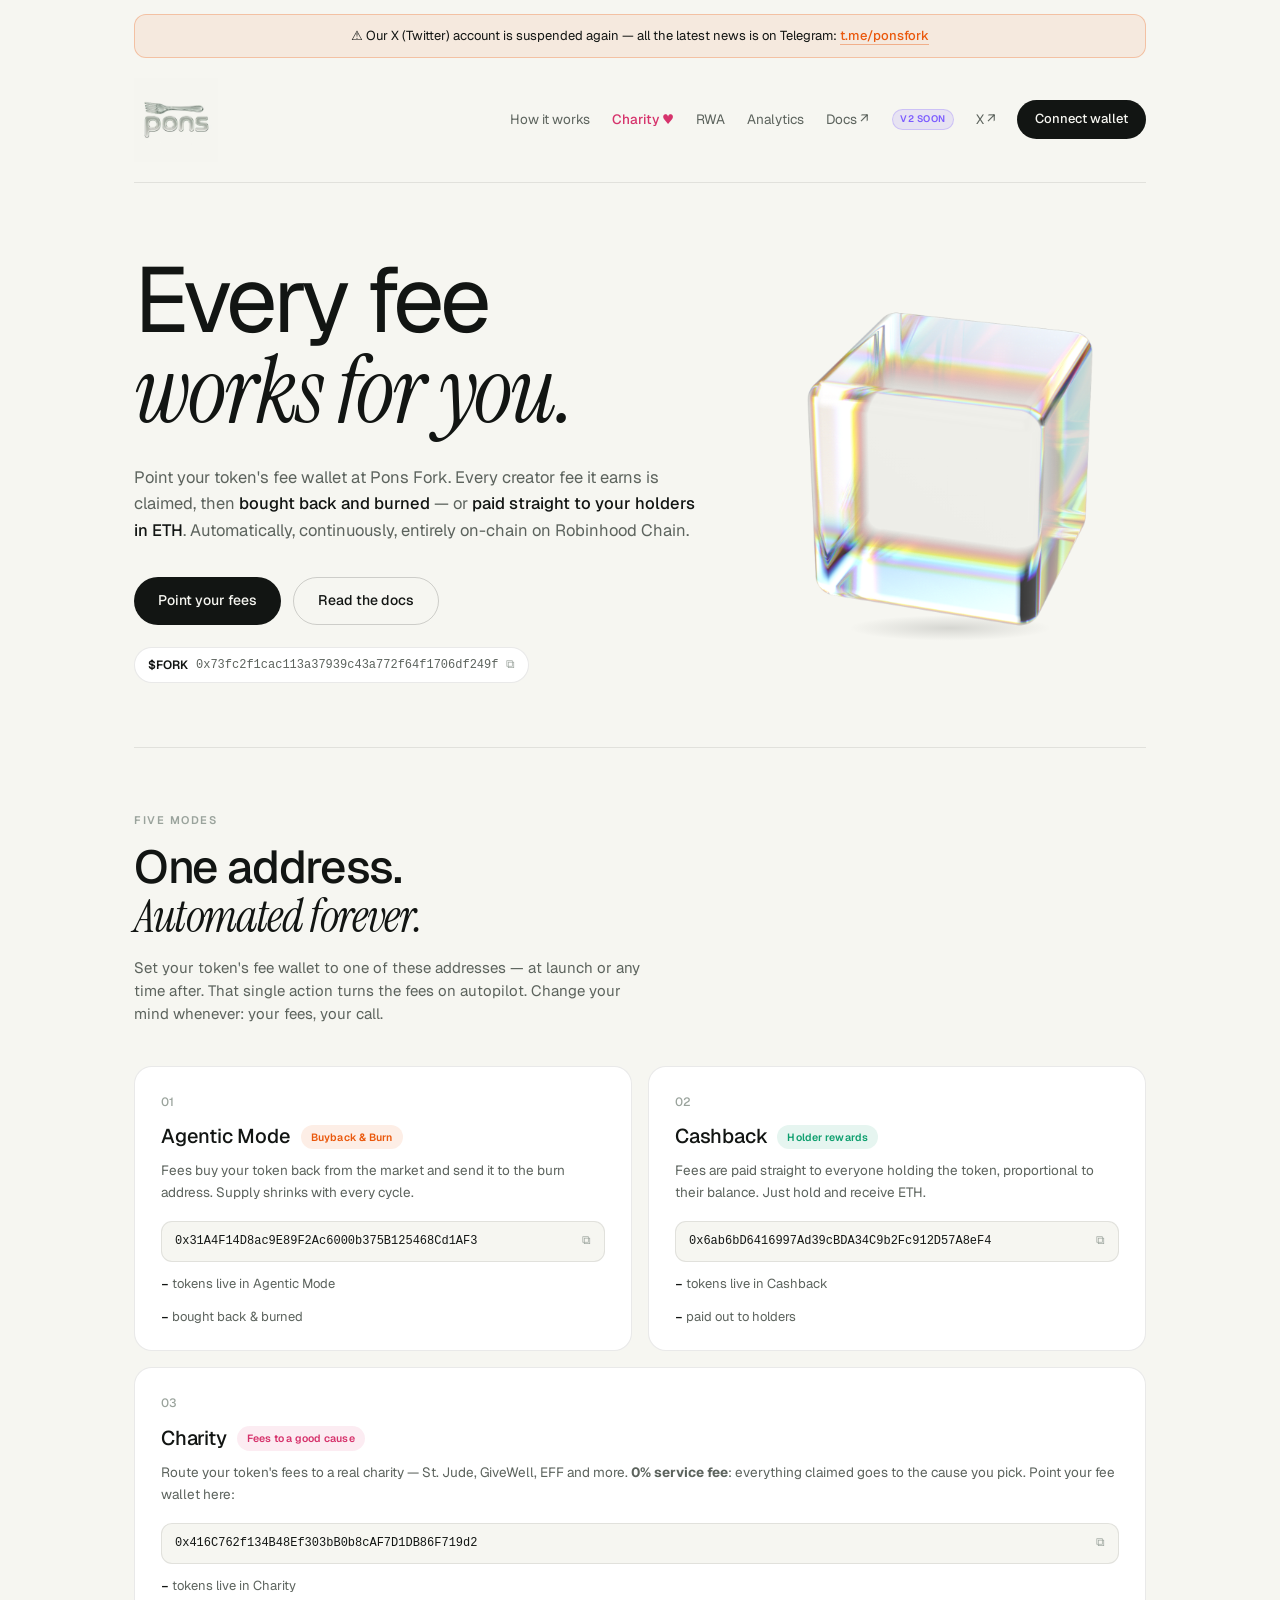
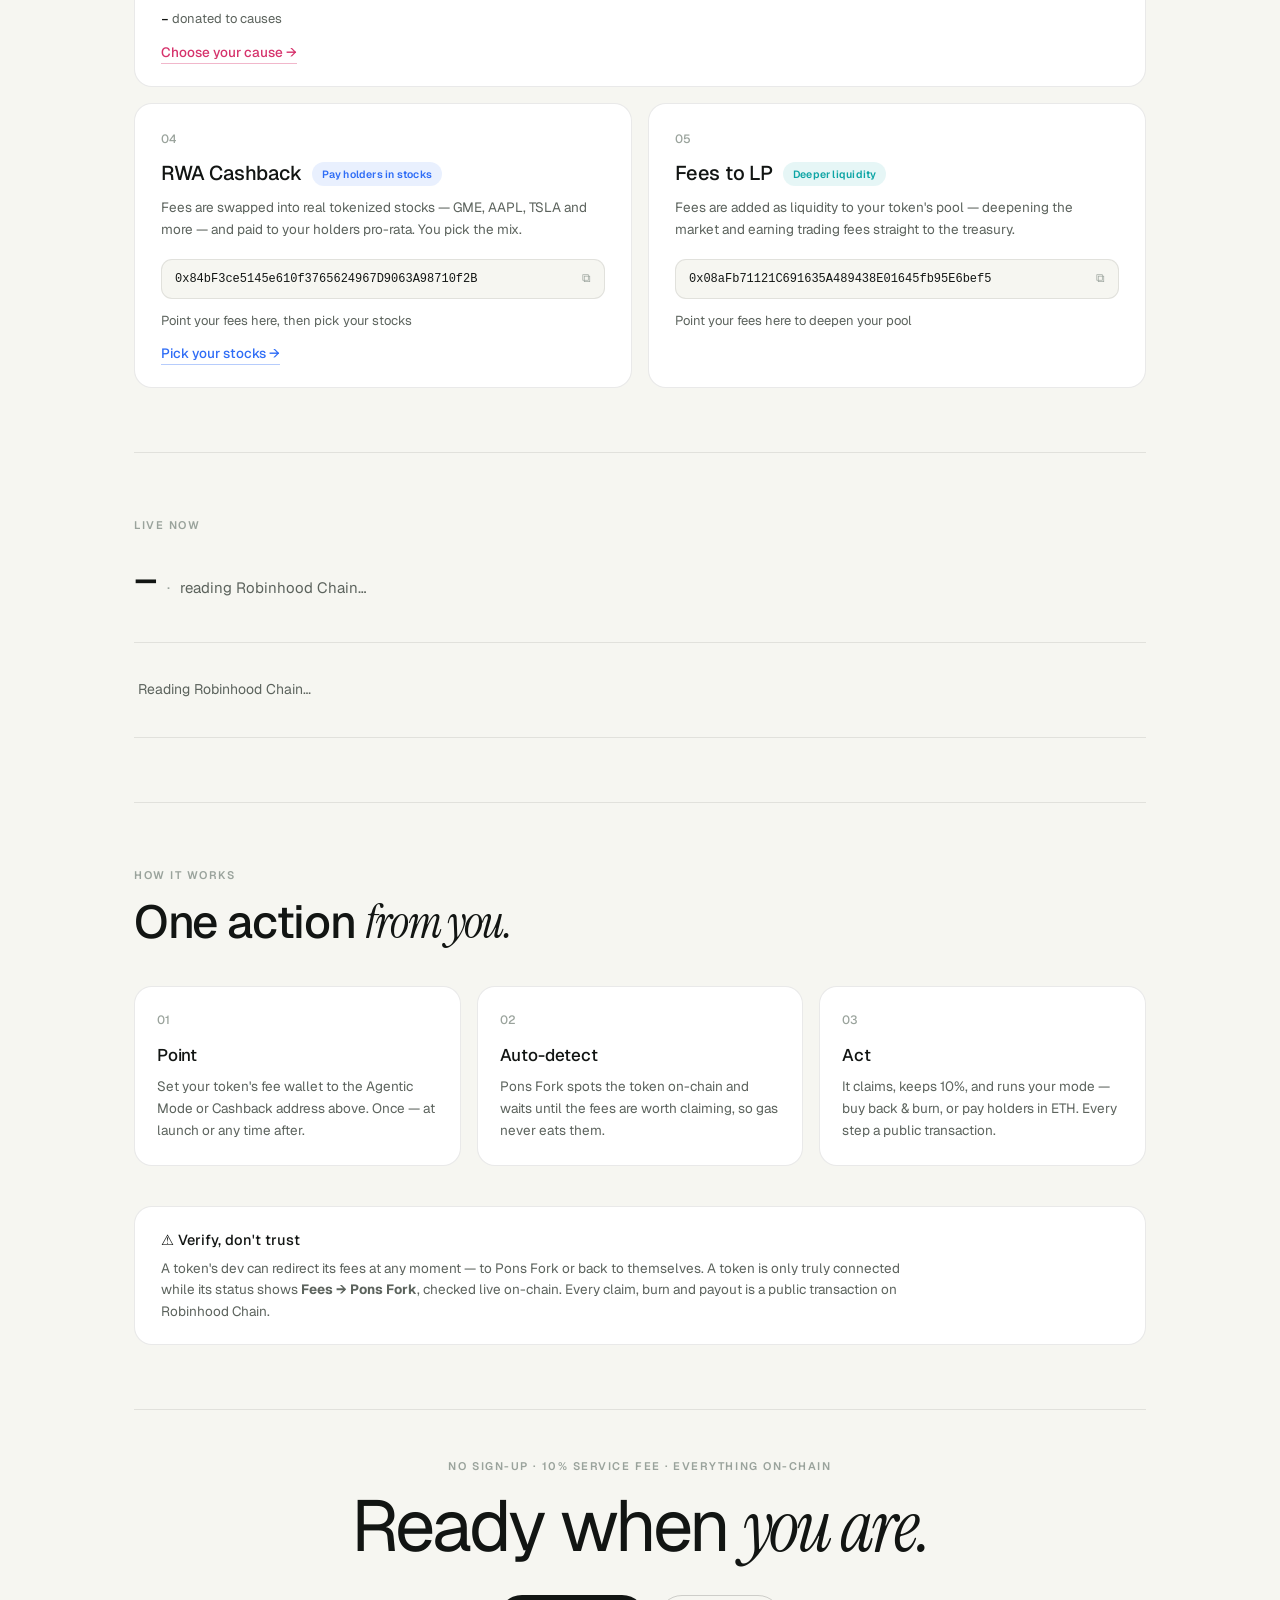
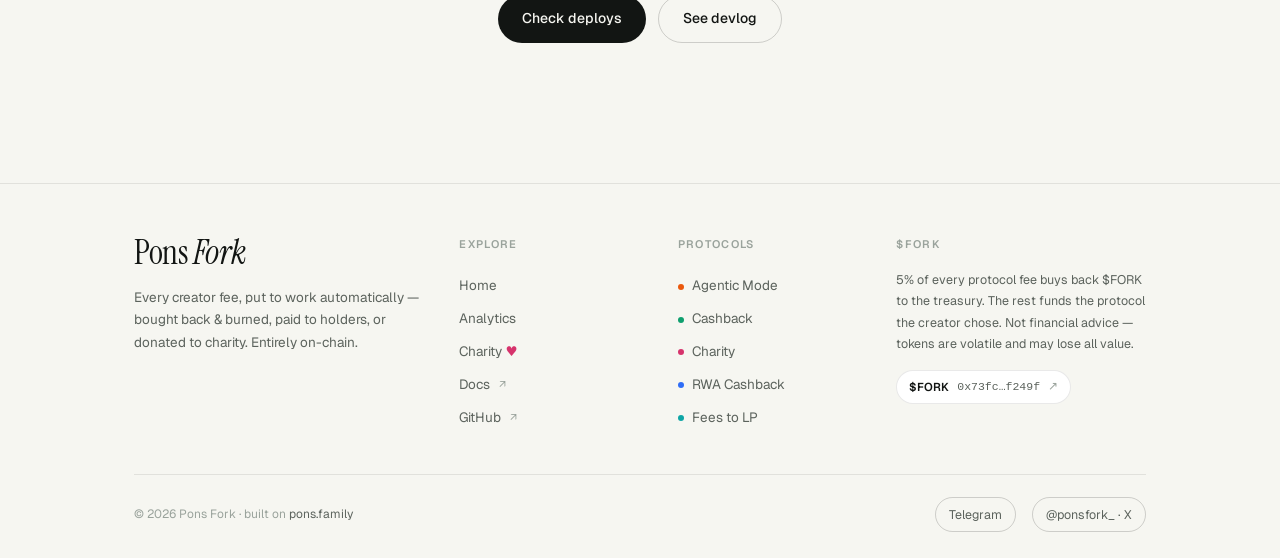
<file: index.html>
<!doctype html>
<html lang="en">
<head>
<meta charset="utf-8" />
<meta name="viewport" content="width=device-width, initial-scale=1" />
<title>Pons Fork — fees on autopilot</title>
<meta name="description" content="Pons Fork: automated creator-fee buyback-burn (Agentic Mode) and holder rewards (Cashback) for pons.family tokens on Robinhood Chain." />
<link rel="icon" type="image/jpeg" href="/favicon.jpg" />
<link rel="apple-touch-icon" href="/favicon.jpg" />
<link rel="preconnect" href="https://fonts.googleapis.com" />
<link rel="preconnect" href="https://fonts.gstatic.com" crossorigin />
<link href="https://fonts.googleapis.com/css2?family=Geist:wght@400;500;600&family=Instrument+Serif:ital@0;1&display=swap" rel="stylesheet" />
<style>
  :root{
    --bg:#f6f6f1;--ink:#121513;--mut:#5c635d;--faint:#9aa39c;
    --line:rgba(18,21,19,.09);--card:#ffffff;
    --burn:#ea580c;--burn-bg:rgba(234,88,12,.1);
    --hold:#0e9f6e;--hold-bg:rgba(14,159,110,.1);
    --heart:#d6336c;--heart-bg:rgba(214,51,108,.09);
    --rwa:#2f6df6;--rwa-bg:rgba(47,109,246,.1);--lp:#0ea5a5;--lp-bg:rgba(14,165,165,.1);
    --red:#d23c3c;--red-bg:rgba(210,60,60,.08);
    --sans:"Geist",system-ui,-apple-system,"Segoe UI",sans-serif;
    --serif:"Instrument Serif",Georgia,serif;
    --mono:ui-monospace,"SF Mono","Cascadia Code",Menlo,Consolas,monospace;
  }
  *{box-sizing:border-box;margin:0}
  html,body{background:var(--bg)}
  body{font-family:var(--sans);color:var(--ink);line-height:1.55;-webkit-font-smoothing:antialiased;font-size:15px}
  .wrap{max-width:1060px;margin:0 auto;padding:0 24px}
  .notice{margin-top:14px;padding:11px 16px;border-radius:12px;background:rgba(234,88,12,.08);border:1px solid rgba(234,88,12,.28);color:var(--ink);font-size:13px;line-height:1.5;text-align:center}
  .notice a{color:var(--burn);font-weight:500;text-decoration:none;border-bottom:1px solid rgba(234,88,12,.4)}
  .notice a:hover{border-color:var(--burn)}
  .mono{font-family:var(--mono);font-variant-numeric:tabular-nums}
  a{color:inherit}

  /* ── nav ── */
  .nav{display:flex;align-items:center;gap:22px;padding:20px 0;border-bottom:1px solid var(--line)}
  .brand{display:inline-flex;align-items:center;text-decoration:none;line-height:0}
  .brand-logo{height:84px;width:auto;display:block;mix-blend-mode:multiply;transition:opacity .15s}
  .brand:hover .brand-logo{opacity:.7}
  .sp{flex:1}
  .nav a.link{color:var(--mut);text-decoration:none;font-size:13.5px;font-weight:400}
  .nav a.link:hover{color:var(--ink)}
  .net{display:inline-flex;align-items:center;gap:7px;font-size:12px;color:var(--hold);background:var(--hold-bg);padding:6px 12px;border-radius:999px}
  .net .dot{width:6px;height:6px;border-radius:50%;background:var(--hold)}
  .connect{position:relative}
  .connect button{font:inherit;font-size:13px;font-weight:500;color:var(--bg);cursor:pointer;background:var(--ink);border:0;padding:9px 18px;border-radius:999px;transition:.15s}
  .connect button:hover{opacity:.85}
  @media(max-width:760px){.nav a.link,.net{display:none}}

  /* ── hero ── */
  .hero{padding:72px 0 64px;display:grid;grid-template-columns:1.2fr .8fr;align-items:center;gap:32px}
  .hero-art{position:relative;display:grid;place-items:center;min-width:0}
  .hero-art img{width:min(100%,430px);height:auto;animation:pf-float 7s ease-in-out infinite;will-change:transform}
  .hero-art .shadow{position:absolute;bottom:6%;width:52%;height:26px;border-radius:50%;background:radial-gradient(ellipse at center,rgba(18,21,19,.14),transparent 70%);animation:pf-shadow 7s ease-in-out infinite}
  @keyframes pf-float{0%,100%{transform:translateY(0) rotate(-1.2deg)}50%{transform:translateY(-16px) rotate(1.4deg)}}
  @keyframes pf-shadow{0%,100%{transform:scaleX(1);opacity:.85}50%{transform:scaleX(.82);opacity:.5}}
  @media(prefers-reduced-motion:reduce){.hero-art img,.hero-art .shadow{animation:none}}
  @media(max-width:820px){.hero{grid-template-columns:1fr;padding-top:56px}.hero-art{order:-1}.hero-art img{width:min(70%,300px)}}
  .hero h1{font-weight:400;font-size:clamp(46px,9vw,92px);line-height:.98;letter-spacing:-.045em}
  .hero h1 .it{font-family:var(--serif);font-style:italic;letter-spacing:-.02em}
  .hero p{font-size:16.5px;color:var(--mut);max-width:52ch;margin:28px 0 0;line-height:1.6}
  .hero p b{font-weight:500;color:var(--ink)}
  .cta{display:flex;gap:12px;flex-wrap:wrap;margin-top:34px}
  .btn{font-size:14px;font-weight:500;text-decoration:none;padding:12px 24px;border-radius:999px;display:inline-flex;align-items:center;gap:8px;transition:.15s}
  .btn.p{color:var(--bg);background:var(--ink)}
  .btn.p:hover{opacity:.85}
  .btn.s{color:var(--ink);border:1px solid rgba(18,21,19,.18);background:transparent}
  .btn.s:hover{border-color:var(--ink)}

  /* ── section scaffolding ── */
  .sec{padding:64px 0;border-top:1px solid var(--line)}
  .kicker{font-size:11px;font-weight:600;letter-spacing:.14em;text-transform:uppercase;color:var(--faint)}
  .sec h2{font-weight:500;font-size:clamp(30px,4.6vw,46px);line-height:1.05;letter-spacing:-.03em;margin-top:14px;max-width:560px}
  .sec h2 .it{font-family:var(--serif);font-style:italic;font-weight:400}
  .sec .lead{color:var(--mut);font-size:15px;margin-top:16px;max-width:52ch}

  /* ── mode cards ── */
  .modes{display:grid;grid-template-columns:1fr 1fr;gap:16px;margin-top:40px}
  .mc{background:var(--card);border:1px solid var(--line);border-radius:18px;padding:26px 26px 22px}
  .mc .n{font-size:12px;color:var(--faint);font-weight:500}
  .mc h3{font-size:20px;font-weight:500;letter-spacing:-.01em;margin-top:10px;display:flex;align-items:center;gap:10px}
  .badge{font-size:10.5px;font-weight:600;letter-spacing:.02em;padding:4px 10px;border-radius:999px}
  .badge.a{color:var(--burn);background:var(--burn-bg)}
  .badge.c{color:var(--hold);background:var(--hold-bg)}
  .badge.h{color:var(--heart);background:var(--heart-bg)}
  .badge.r{color:var(--rwa);background:var(--rwa-bg)}
  .badge.lp{color:var(--lp);background:var(--lp-bg)}
  .mc.wide{grid-column:1/-1}
  .mc .golink{display:inline-block;margin-top:12px;font-size:13.5px;font-weight:500;color:var(--heart);text-decoration:none;border-bottom:1px solid rgba(214,51,108,.35)}
  .mc .golink:hover{border-color:var(--heart)}
  .ca{display:inline-flex;align-items:center;gap:8px;margin-top:22px;font-family:var(--mono);font-size:12px;color:var(--mut);background:var(--card);border:1px solid var(--line);padding:8px 13px;border-radius:999px;cursor:pointer}
  .ca .cp{color:var(--faint)} .ca:hover .cp{color:var(--ink)}
  .ca b{color:var(--ink);font-weight:600;font-family:var(--sans)}
  .mc .desc{font-size:13.5px;color:var(--mut);margin-top:8px;line-height:1.6}
  .wallet{display:flex;align-items:center;gap:8px;margin-top:18px;font-family:var(--mono);font-size:12px;color:var(--ink);background:var(--bg);border:1px solid var(--line);padding:10px 13px;border-radius:11px;cursor:pointer;word-break:break-all}
  .wallet .cp{margin-left:auto;color:var(--faint);flex:none}
  .wallet:hover .cp{color:var(--ink)}
  .mc .cnt{margin-top:12px;font-size:13px;color:var(--mut)}
  .mc .cnt b{font-family:var(--mono);font-weight:600;color:var(--ink)}
  @media(max-width:700px){.modes{grid-template-columns:1fr}}

  /* ── live tokens ── */
  .live-line{display:flex;align-items:baseline;gap:10px;flex-wrap:wrap;margin-top:14px}
  .live-line .big{font-weight:500;font-size:clamp(26px,4vw,40px);letter-spacing:-.03em}
  .live-line .dot-sep{color:var(--faint)}
  .rows{margin-top:32px;border-top:1px solid var(--line)}
  .row{display:flex;align-items:center;gap:14px;padding:16px 4px;border-bottom:1px solid var(--line);text-decoration:none;transition:background .12s}
  .row:hover{background:rgba(18,21,19,.025)}
  .row .ic{width:38px;height:38px;border-radius:50%;display:grid;place-items:center;font-weight:600;font-size:12px;font-family:var(--mono);flex:none;background:var(--ink);color:var(--bg)}
  .row img.ic{object-fit:cover;background:#fff}
  .row .nm{font-weight:500;font-size:14.5px}
  .row .tick{color:var(--faint);font-size:12.5px;font-family:var(--mono)}
  .row .mcap{margin-left:auto;text-align:right;min-width:96px}
  .row .metric{text-align:right;min-width:120px}
  .row .mcap .v,.row .metric .v{font-family:var(--mono);font-weight:500;font-size:14px}
  .row .mcap .l,.row .metric .l{font-size:11px;color:var(--faint)}
  @media(max-width:640px){.row .metric{display:none}}
  .row .arrow{color:var(--faint);flex:none}
  .tick .ccopy{cursor:pointer;color:var(--faint);margin-left:6px;font-size:11px}
  .tick .ccopy:hover{color:var(--ink)}
  .tabs{display:flex;gap:8px;flex-wrap:wrap;margin-top:24px}
  .tab{font:inherit;font-size:13px;font-weight:500;cursor:pointer;color:var(--mut);background:var(--card);border:1px solid var(--line);padding:8px 14px;border-radius:999px;transition:.12s}
  .tab:hover{color:var(--ink)}
  .tab.active{color:var(--bg);background:var(--ink);border-color:var(--ink)}
  .tab b{font-family:var(--mono);font-weight:600;margin-left:4px;opacity:.7}
  .row.hide{display:none}
  .empty{padding:36px 4px;color:var(--mut);font-size:14px;border-bottom:1px solid var(--line)}

  /* ── steps ── */
  .steps{display:grid;grid-template-columns:repeat(3,1fr);gap:16px;margin-top:40px}
  .step{background:var(--card);border:1px solid var(--line);border-radius:18px;padding:24px 22px}
  .step .n{font-size:12px;color:var(--faint);font-weight:500}
  .step h3{font-size:17px;font-weight:500;margin:12px 0 8px;letter-spacing:-.01em}
  .step p{font-size:13.5px;color:var(--mut);line-height:1.6}
  @media(max-width:760px){.steps{grid-template-columns:1fr}}

  /* ── verify note ── */
  .note{margin-top:40px;border:1px solid var(--line);border-radius:18px;padding:22px 26px;background:var(--card)}
  .note h3{font-size:14.5px;font-weight:500}
  .note p{font-size:13.5px;color:var(--mut);margin-top:6px;line-height:1.6;max-width:86ch}

  /* ── closing CTA ── */
  .closing{padding:48px 0 96px;border-top:1px solid var(--line);text-align:center}
  .closing h2{font-weight:400;font-size:clamp(40px,7vw,72px);line-height:1;letter-spacing:-.04em}
  .closing h2 .it{font-family:var(--serif);font-style:italic}
  .closing .cta{margin-top:32px;justify-content:center}
  .fine{margin-bottom:15px;font-size:11px;font-weight:600;letter-spacing:.14em;text-transform:uppercase;color:var(--faint)}

  /* ── footer ── */
  .foot{display:flex;align-items:center;gap:20px;flex-wrap:wrap;padding:26px 0 34px;border-top:1px solid var(--line)}
  .foot a.soc{color:var(--mut);text-decoration:none;font-size:13px}
  .foot a.soc:hover{color:var(--ink)}
  .foot .muted{color:var(--faint);font-size:12.5px}

  /* == pons-fork-footer == */
  .site-footer{border-top:1px solid var(--line);margin-top:44px}
  .site-footer .wrap{padding-top:52px;padding-bottom:30px}
  .site-footer .ft-top{display:grid;grid-template-columns:1.6fr 1fr 1fr 1.4fr;gap:40px}
  .site-footer .ft-brand .logo{font-family:var(--serif);font-size:34px;line-height:1;letter-spacing:-.01em;color:var(--ink)}
  .site-footer .ft-brand .logo .fork{font-style:italic}
  .site-footer .ft-brand p{margin-top:16px;font-size:13.5px;line-height:1.65;color:var(--mut);max-width:34ch}
  .site-footer .ft-col h4,.site-footer .ft-risk h4{font-size:11px;font-weight:600;letter-spacing:.12em;text-transform:uppercase;color:var(--faint);margin-bottom:16px}
  .site-footer .ft-col a{display:block;text-decoration:none;color:var(--mut);font-size:13.5px;padding:6px 0;transition:color .12s}
  .site-footer .ft-col a:hover{color:var(--ink)}
  .site-footer .ft-col a .tag{font-size:11px;color:var(--faint);margin-left:6px}
  .site-footer .ft-col a .heart{color:var(--heart)}
  .site-footer .ft-col a .dot{display:inline-block;width:6px;height:6px;border-radius:50%;margin-right:8px;vertical-align:middle}
  .site-footer .d-burn{background:var(--burn)}.site-footer .d-hold{background:var(--hold)}.site-footer .d-heart{background:var(--heart)}.site-footer .d-rwa{background:var(--rwa)}.site-footer .d-lp{background:var(--lp)}
  .site-footer .ft-risk p{font-size:12.5px;line-height:1.7;color:var(--mut)}
  .site-footer .ft-risk .ca{display:inline-flex;align-items:center;gap:8px;margin-top:16px;font-family:var(--mono);font-size:11.5px;color:var(--mut);background:var(--card);border:1px solid var(--line);padding:7px 12px;border-radius:999px;text-decoration:none}
  .site-footer .ft-risk .ca b{color:var(--ink);font-family:var(--sans);font-weight:600}
  .site-footer .ft-risk .ca .cp{color:var(--faint)}.site-footer .ft-risk .ca:hover .cp{color:var(--ink)}
  .site-footer .ft-bar{border-top:1px solid var(--line);margin-top:40px;padding-top:22px;display:flex;align-items:center;gap:16px;flex-wrap:wrap}
  .site-footer .ft-bar .cc{font-size:12px;color:var(--faint)}
  .site-footer .ft-bar .cc a{color:var(--mut);text-decoration:none}
  .site-footer .ft-bar .sp{flex:1}
  .site-footer .ft-bar .soc{display:inline-flex;align-items:center;gap:8px;text-decoration:none;color:var(--mut);font-size:12.5px;border:1px solid rgba(18,21,19,.18);padding:7px 13px;border-radius:999px;transition:.12s}
  .site-footer .ft-bar .soc:hover{color:var(--ink);border-color:var(--ink)}
  .v2soon{display:inline-block;font-size:9.5px;font-weight:600;letter-spacing:.06em;text-transform:uppercase;color:#7c5cff;background:rgba(124,92,255,.12);border:1px solid rgba(124,92,255,.25);padding:2px 7px;border-radius:999px;margin-left:2px;vertical-align:middle}
  @media(max-width:820px){.site-footer .ft-top{grid-template-columns:1fr 1fr;gap:32px}.site-footer .ft-brand{grid-column:1/-1}}
  @media(max-width:520px){.site-footer .ft-top{grid-template-columns:1fr 1fr}.site-footer .ft-risk{grid-column:1/-1}}
  </style>
  <script type="module" src="/wallet.js"></script>
</head>
<body>
<div class="wrap">

  <div class="notice">⚠️ Our X (Twitter) account is suspended again — all the latest news is on Telegram: <a href="https://t.me/ponsfork">t.me/ponsfork</a></div>

  <nav class="nav">
    <a class="brand" href="/" aria-label="Pons Fork — home"><img class="brand-logo" src="/logo.jpg" alt="Pons Fork" width="400" height="400" /></a>
    <div class="sp"></div>
    <a class="link" href="#how">How it works</a>
    <a class="link" href="/charity/" style="color:var(--heart);font-weight:500">Charity ♥</a>
    <a class="link" href="/rwa/">RWA</a>
    <a class="link" href="/analytics/">Analytics</a>
    <a class="link" href="https://pons-fork.gitbook.io/pons-fork-docs/">Docs ↗</a>
    <span class="v2soon">V2 soon</span>
    <a class="link" href="https://x.com/ponsfork_">X ↗</a>
    <span class="connect"><button id="connect">Connect wallet</button></span>
  </nav>

  <header class="hero">
    <div>
      <h1>Every fee<br /><span class="it">works for you.</span></h1>
      <p>Point your token's fee wallet at Pons Fork. Every creator fee it earns is claimed, then
         <b>bought back and burned</b> — or <b>paid straight to your holders in ETH</b>.
         Automatically, continuously, entirely on-chain on Robinhood Chain.</p>
      <div class="cta">
        <a class="btn p" href="#modes">Point your fees</a>
        <a class="btn s" href="https://pons-fork.gitbook.io/pons-fork-docs/">Read the docs</a>
      </div>
      <div class="ca" data-a="0x73fc2f1cac113a37939c43a772f64f1706df249f" title="copy $FORK contract address"><b>$FORK</b><span>0x73fc2f1cac113a37939c43a772f64f1706df249f</span><span class="cp">⧉</span></div>
    </div>
    <div class="hero-art">
      <span class="shadow"></span>
      <img src="/hero.png" alt="Pons Fork" width="1080" height="1080" />
    </div>
  </header>

  <section class="sec" id="modes">
    <div class="kicker">Five modes</div>
    <h2>One address.<br /><span class="it">Automated forever.</span></h2>
    <p class="lead">Set your token's fee wallet to one of these addresses — at launch or any time after.
       That single action turns the fees on autopilot. Change your mind whenever: your fees, your call.</p>
    <div class="modes">
      <div class="mc">
        <div class="n">01</div>
        <h3>Agentic Mode <span class="badge a">Buyback &amp; Burn</span></h3>
        <div class="desc">Fees buy your token back from the market and send it to the burn address. Supply shrinks with every cycle.</div>
        <div class="wallet" data-a="0x31A4F14D8ac9E89F2Ac6000b375B125468Cd1AF3"><span>0x31A4F14D8ac9E89F2Ac6000b375B125468Cd1AF3</span><span class="cp">⧉</span></div>
        <div class="cnt"><b id="ag-count">–</b> tokens live in Agentic Mode</div>
        <div class="cnt"><b id="ag-sum">–</b> bought back &amp; burned</div>
      </div>
      <div class="mc">
        <div class="n">02</div>
        <h3>Cashback <span class="badge c">Holder rewards</span></h3>
        <div class="desc">Fees are paid straight to everyone holding the token, proportional to their balance. Just hold and receive ETH.</div>
        <div class="wallet" data-a="0x6ab6bD6416997Ad39cBDA34C9b2Fc912D57A8eF4"><span>0x6ab6bD6416997Ad39cBDA34C9b2Fc912D57A8eF4</span><span class="cp">⧉</span></div>
        <div class="cnt"><b id="cb-count">–</b> tokens live in Cashback</div>
        <div class="cnt"><b id="cb-sum">–</b> paid out to holders</div>
      </div>
      <div class="mc wide">
        <div class="n">03</div>
        <h3>Charity <span class="badge h">Fees to a good cause</span></h3>
        <div class="desc">Route your token's fees to a real charity — St. Jude, GiveWell, EFF and more. <b>0% service fee</b>: everything claimed goes to the cause you pick. Point your fee wallet here:</div>
        <div class="wallet" data-a="0x416C762f134B48Ef303bB0b8cAF7D1DB86F719d2"><span>0x416C762f134B48Ef303bB0b8cAF7D1DB86F719d2</span><span class="cp">⧉</span></div>
        <div class="cnt"><b id="ch-count">–</b> tokens live in Charity</div>
        <div class="cnt"><b id="ch-sum">–</b> donated to causes</div>
        <a class="golink" href="/charity/">Choose your cause →</a>
      </div>
      <div class="mc">
        <div class="n">04</div>
        <h3>RWA Cashback <span class="badge r">Pay holders in stocks</span></h3>
        <div class="desc">Fees are swapped into real tokenized stocks — GME, AAPL, TSLA and more — and paid to your holders pro-rata. You pick the mix.</div>
        <div class="wallet" data-a="0x84bF3ce5145e610f3765624967D9063A98710f2B"><span>0x84bF3ce5145e610f3765624967D9063A98710f2B</span><span class="cp">⧉</span></div>
        <div class="cnt">Point your fees here, then pick your stocks</div>
        <a class="golink" href="/rwa/" style="color:var(--rwa);border-bottom-color:rgba(47,109,246,.35)">Pick your stocks →</a>
      </div>
      <div class="mc">
        <div class="n">05</div>
        <h3>Fees to LP <span class="badge lp">Deeper liquidity</span></h3>
        <div class="desc">Fees are added as liquidity to your token's pool — deepening the market and earning trading fees straight to the treasury.</div>
        <div class="wallet" data-a="0x08aFb71121C691635A489438E01645fb95E6bef5"><span>0x08aFb71121C691635A489438E01645fb95E6bef5</span><span class="cp">⧉</span></div>
        <div class="cnt">Point your fees here to deepen your pool</div>
      </div>
    </div>
  </section>

  <section class="sec" id="tokens">
    <div class="kicker">Live now</div>
    <div class="live-line"><span class="big" id="tok-total">–</span><span class="dot-sep">·</span><span id="tok-sub" style="color:var(--mut)">reading Robinhood Chain…</span></div>
    <div class="tabs" id="tok-tabs" style="display:none"></div>
    <div class="rows" id="live-tokens"><div class="empty">Reading Robinhood Chain…</div></div>
  </section>

  <section class="sec" id="how">
    <div class="kicker">How it works</div>
    <h2>One action <span class="it">from you.</span></h2>
    <div class="steps">
      <div class="step"><div class="n">01</div><h3>Point</h3><p>Set your token's fee wallet to the Agentic Mode or Cashback address above. Once — at launch or any time after.</p></div>
      <div class="step"><div class="n">02</div><h3>Auto-detect</h3><p>Pons Fork spots the token on-chain and waits until the fees are worth claiming, so gas never eats them.</p></div>
      <div class="step"><div class="n">03</div><h3>Act</h3><p>It claims, keeps 10%, and runs your mode — buy back &amp; burn, or pay holders in ETH. Every step a public transaction.</p></div>
    </div>
    <div class="note">
      <h3>⚠ Verify, don't trust</h3>
      <p>A token's dev can redirect its fees at any moment — to Pons Fork or back to themselves. A token is only truly
         connected while its status shows <b>Fees → Pons Fork</b>, checked live on-chain. Every claim, burn and payout
         is a public transaction on Robinhood Chain.</p>
    </div>
  </section>

  <section class="closing">
    <div class="fine">No sign-up · 10% service fee · Everything on-chain</div>
    <h2>Ready when <span class="it">you are.</span></h2>
    <div class="cta">
      <a class="btn p" href="#tokens">Check deploys</a>
      <a class="btn s" href="https://t.me/ponsfork">See devlog</a>
    </div>
  </section>

</div>

<script>
  document.querySelectorAll(".wallet,.ca").forEach(function(w){
    w.addEventListener("click",function(){var a=w.getAttribute("data-a");navigator.clipboard&&navigator.clipboard.writeText(a);var c=w.querySelector(".cp");if(c){c.textContent="✓";setTimeout(function(){c.textContent="⧉";},1200);}});
  });
</script>
<script type="module">
import {createPublicClient,http,fallback,getAddress,formatUnits,erc20Abi,parseAbi,decodeFunctionData} from "https://esm.sh/viem@2.23.2";
const RPC="https://rpc.mainnet.chain.robinhood.com",LOCKER="0x736D76699C26D0d966744cAe304C000d471f7F35",FACTORY="0xA5aAb3F0c6EeadF30Ef1D3Eb997108E976351feB",AGENTIC="0x31A4F14D8ac9E89F2Ac6000b375B125468Cd1AF3",CASHBACK="0x6ab6bD6416997Ad39cBDA34C9b2Fc912D57A8eF4",CHARITY="0x416C762f134B48Ef303bB0b8cAF7D1DB86F719d2",DEAD="0x000000000000000000000000000000000000dEaD";
const lockerAbi=parseAbi(["function feeRecipientTokenCount(address) view returns (uint256)","function feeRecipientTokens(address,uint256) view returns (address)"]);
const deployedEvent=parseAbi(["event TokenDeployed(address indexed token,address indexed deployer,address indexed dexFactory,address pairToken,uint256 dexId,uint256 launchConfigId)"])[0];
const launchAbi=parseAbi(["function launchToken((string name,string symbol,string logo,string description,(string twitter,string telegram,string discord,string website,string farcaster) socials,address feeWallet) params,uint256 launchConfigId,uint256 dexId,bytes32 salt) payable returns (address)"]);
const pc=createPublicClient({transport:fallback([http(RPC),http("https://rpc.arrowrpc.com")])});
const esc=s=>String(s).replace(/&/g,"&amp;").replace(/</g,"&lt;").replace(/>/g,"&gt;");
const ipfsHttp=u=>!u?"":(u.startsWith("ipfs://")?"https://ipfs.io/ipfs/"+u.slice(7).replace(/^ipfs\//,""):u);
// Token logo is only in the launchToken() tx input (IPFS URI), not in any view fn.
// Find the launch tx via the indexed TokenDeployed log, then decode its calldata.
async function tokenLogo(token){
  try{
    const logs=await pc.getLogs({address:FACTORY,event:deployedEvent,args:{token},fromBlock:0n,toBlock:"latest"});
    if(!logs.length)return "";
    const tx=await pc.getTransaction({hash:logs[0].transactionHash});
    const {args}=decodeFunctionData({abi:launchAbi,data:tx.input});
    return ipfsHttp(args[0].logo);
  }catch(e){return "";}
}
// Swap a text-avatar .ic element for the real logo image once it resolves; keep text on failure.
function applyLogo(scope,token,fallbackText){
  tokenLogo(token).then(src=>{
    if(!src)return; const cur=scope.querySelector(".ic"); if(!cur)return;
    const img=document.createElement("img"); img.className="ic"; img.src=src; img.alt="";
    img.onerror=()=>{const d=document.createElement("div");d.className="ic";d.textContent=fallbackText;img.replaceWith(d);};
    cur.replaceWith(img);
  });
}
async function listTokens(w){const c=await pc.readContract({address:LOCKER,abi:lockerAbi,functionName:"feeRecipientTokenCount",args:[w]});const n=Number(c);if(!n)return[];const out=[];for(let i=0;i<n;i++){try{const t=await pc.readContract({address:LOCKER,abi:lockerAbi,functionName:"feeRecipientTokens",args:[w,BigInt(i)]});if(t)out.push(getAddress(t));}catch(e){}}return out;}
async function meta(t){const[n,s,sup,d,b]=await Promise.all([pc.readContract({address:t,abi:erc20Abi,functionName:"name"}).catch(()=>"Unknown"),pc.readContract({address:t,abi:erc20Abi,functionName:"symbol"}).catch(()=>"?"),pc.readContract({address:t,abi:erc20Abi,functionName:"totalSupply"}).catch(()=>0n),pc.readContract({address:t,abi:erc20Abi,functionName:"decimals"}).catch(()=>18),pc.readContract({address:t,abi:erc20Abi,functionName:"balanceOf",args:[DEAD]}).catch(()=>0n)]);const dec=Number(d),ts=Number(formatUnits(sup,dec)),bn=Number(formatUnits(b,dec));return{name:n,symbol:s,pct:ts>0?bn/ts*100:0};}
let STATS={},TOT={},ETHUSD=0;
try{const j=await (await fetch("https://raw.githubusercontent.com/ponsfork/pons-fork-stats/main/stats.json?t="+Date.now())).json();STATS=j.tokens||{};TOT=j.totals||{};}catch(e){}
try{ETHUSD=(await (await fetch("https://api.coingecko.com/api/v3/simple/price?ids=ethereum&vs_currencies=usd")).json()).ethereum.usd||0;}catch(e){}
const money=w=>{const v=Number(formatUnits(BigInt(w||"0"),18));const usd=ETHUSD?` (~$${(v*ETHUSD).toFixed(v*ETHUSD>=100?0:2)})`:"";return (v>=1?v.toFixed(3):v.toFixed(4))+" ETH"+usd;};
for(const [id,key] of [["ag-sum","agenticBuybackWei"],["cb-sum","cashbackDistributedWei"],["ch-sum","charityDonatedWei"]]){const el=document.getElementById(id);if(el)el.textContent=money(TOT[key]);}
// Connect wallet opens the Privy wallet hub (/wallet) — email/wallet login + embedded wallet
const cbtn=document.getElementById("connect");
/* connect handled by /wallet.js (Reown AppKit) */
const fmtEth=w=>{const v=Number(formatUnits(BigInt(w||"0"),18));return v>=1?v.toFixed(3):v.toFixed(4);};
const ethDist=t=>fmtEth((STATS[t.toLowerCase()]||{}).distributedWei);
const ethDon=t=>fmtEth((STATS[t.toLowerCase()]||{}).charityDonatedWei);
const mcapOf=t=>Number((STATS[t.toLowerCase()]||{}).mcapUsd||0);
const fmtUsd=n=>{if(!n)return "—";if(n>=1e9)return "$"+(n/1e9).toFixed(2)+"B";if(n>=1e6)return "$"+(n/1e6).toFixed(2)+"M";if(n>=1e3)return "$"+(n/1e3).toFixed(1)+"K";return "$"+Math.round(n);};
(async()=>{
  // build the list entirely from the cached stats.json — zero per-token RPC (instant)
  const ML={agentic:"a",cashback:"c",charity:"h",rwa:"r",lp:"lp"};
  const all=Object.entries(STATS).filter(([,v])=>v&&v.mode).map(([t,v])=>[t,ML[v.mode]||"a",v]);
  all.sort((x,y)=>(y[2].mcapUsd||0)-(x[2].mcapUsd||0));  // biggest market cap first
  const cnt={a:0,c:0,h:0,r:0,lp:0}; for(const it of all) cnt[it[1]]=(cnt[it[1]]||0)+1;
  document.getElementById("ag-count").textContent=cnt.a;
  document.getElementById("cb-count").textContent=cnt.c;
  document.getElementById("ch-count").textContent=cnt.h;
  const box=document.getElementById("live-tokens");
  document.getElementById("tok-total").textContent=all.length+(all.length===1?" token":" tokens");
  document.getElementById("tok-sub").textContent=all.length?"connected · live on-chain":"none connected yet · live on-chain";
  if(!all.length){box.innerHTML='<div class="empty">No tokens connected yet — point your fee wallet at Agentic Mode or Cashback to be the first.</div>';return;}

  // filter tabs (scales as the token count grows)
  const tabsEl=document.getElementById("tok-tabs");
  tabsEl.style.display="flex";
  tabsEl.innerHTML=[["all","All",all.length],["a","Agentic",cnt.a],["c","Cashback",cnt.c],["h","Charity",cnt.h],["r","RWA",cnt.r],["lp","LP",cnt.lp]]
    .map(([f,label,n],i)=>`<button class="tab${i===0?" active":""}" data-f="${f}">${label}<b>${n}</b></button>`).join("");
  tabsEl.addEventListener("click",e=>{const b=e.target.closest(".tab");if(!b)return;
    tabsEl.querySelectorAll(".tab").forEach(x=>x.classList.toggle("active",x===b));
    const f=b.getAttribute("data-f");
    box.querySelectorAll(".row").forEach(r=>r.classList.toggle("hide",f!=="all"&&r.getAttribute("data-mode")!==f));
  });

  box.innerHTML="";
  for(const [t,mode,v] of all){
    const name=v.name||"Token", symbol=v.symbol||"?";
    const el=document.createElement("a");el.href="/token/"+t;el.className="row";el.setAttribute("data-mode",mode);
    const sym3=esc(String(symbol).slice(0,3).toUpperCase());
    el.innerHTML='<div class="ic">'+sym3+'</div>'
      +'<div><div class="nm">'+esc(name)+'</div><div class="tick">$'+esc(symbol)+' <span class="ccopy" data-a="'+t+'" title="copy contract">⧉</span></div></div>'
      +'<span class="badge '+({a:"a",c:"c",h:"h",r:"r",lp:"lp"}[mode]||"a")+'">'+({a:"Agentic Mode",c:"Cashback",h:"Charity",r:"RWA Cashback",lp:"Fees to LP"}[mode]||"Pons Fork")+'</span>'
      +'<div class="mcap"><div class="v">'+fmtUsd(v.mcapUsd||0)+'</div><div class="l">market cap</div></div>'
      +(mode==="a"
        ? '<div class="metric"><div class="v">'+(v.burnedPct||0).toFixed(2)+'%</div><div class="l">supply burned</div></div>'
        : mode==="c"
        ? '<div class="metric"><div class="v">'+fmtEth(v.distributedWei)+'</div><div class="l">ETH distributed</div></div>'
        : mode==="h"
        ? '<div class="metric"><div class="v">'+fmtEth(v.charityDonatedWei)+'</div><div class="l">ETH donated</div></div>'
        : mode==="r"
        ? '<div class="metric"><div class="v">RWA</div><div class="l">paid in stocks</div></div>'
        : '<div class="metric"><div class="v">LP</div><div class="l">to treasury</div></div>')
      +'<span class="arrow">→</span>';
    const cc=el.querySelector(".ccopy");
    cc.addEventListener("click",ev=>{ev.preventDefault();ev.stopPropagation();navigator.clipboard&&navigator.clipboard.writeText(t);cc.textContent="✓";setTimeout(()=>cc.textContent="⧉",1200);});
    box.appendChild(el);
    if(v.logo){const img=document.createElement("img");img.className="ic";img.src=v.logo;img.alt="";img.onerror=()=>{const d=document.createElement("div");d.className="ic";d.textContent=sym3;img.replaceWith(d);};el.querySelector(".ic").replaceWith(img);}
  }
})().catch(e=>{const box=document.getElementById("live-tokens");if(box)box.innerHTML='<div class="empty">Couldn\'t load live data — <a href="https://robinhoodchain.blockscout.com">explorer</a></div>';const s=document.getElementById("tok-sub");if(s)s.textContent="live data unavailable";});
</script>

  <footer class="site-footer">
    <div class="wrap">
      <div class="ft-top">
        <div class="ft-brand">
          <div class="logo">Pons <span class="fork">Fork</span></div>
          <p>Every creator fee, put to work automatically — bought back &amp; burned, paid to holders, or donated to charity. Entirely on-chain.</p>
        </div>
        <div class="ft-col">
          <h4>Explore</h4>
          <a href="/">Home</a>
          <a href="/analytics/">Analytics</a>
          <a href="/charity/">Charity <span class="heart">&hearts;</span></a>
          <a href="https://pons-fork.gitbook.io/pons-fork-docs/">Docs <span class="tag">&#8599;</span></a>
          <a href="https://github.com/ponsfork">GitHub <span class="tag">&#8599;</span></a>
        </div>
        <div class="ft-col">
          <h4>Protocols</h4>
          <a href="/#modes"><span class="dot d-burn"></span>Agentic Mode</a>
          <a href="/#modes"><span class="dot d-hold"></span>Cashback</a>
          <a href="/charity/"><span class="dot d-heart"></span>Charity</a>
          <a href="/rwa/"><span class="dot d-rwa"></span>RWA Cashback</a>
          <a href="/#modes"><span class="dot d-lp"></span>Fees to LP</a>
        </div>
        <div class="ft-risk">
          <h4>$FORK</h4>
          <p>5% of every protocol fee buys back $FORK to the treasury. The rest funds the protocol the creator chose. Not financial advice — tokens are volatile and may lose all value.</p>
          <a class="ca" href="/token/0x73fc2f1cac113a37939c43a772f64f1706df249f" title="View $FORK"><b>$FORK</b><span>0x73fc&hellip;f249f</span><span class="cp">&#8599;</span></a>
        </div>
      </div>
      <div class="ft-bar">
        <span class="cc">&copy; 2026 Pons Fork &middot; built on <a href="https://pons.family">pons.family</a></span>
        <span class="sp"></span>
        <a class="soc" href="https://t.me/ponsfork">Telegram</a>
        <a class="soc" href="https://x.com/ponsfork_">@ponsfork_ &middot; X</a>
      </div>
    </div>
  </footer>
</body>
</html>
</file>
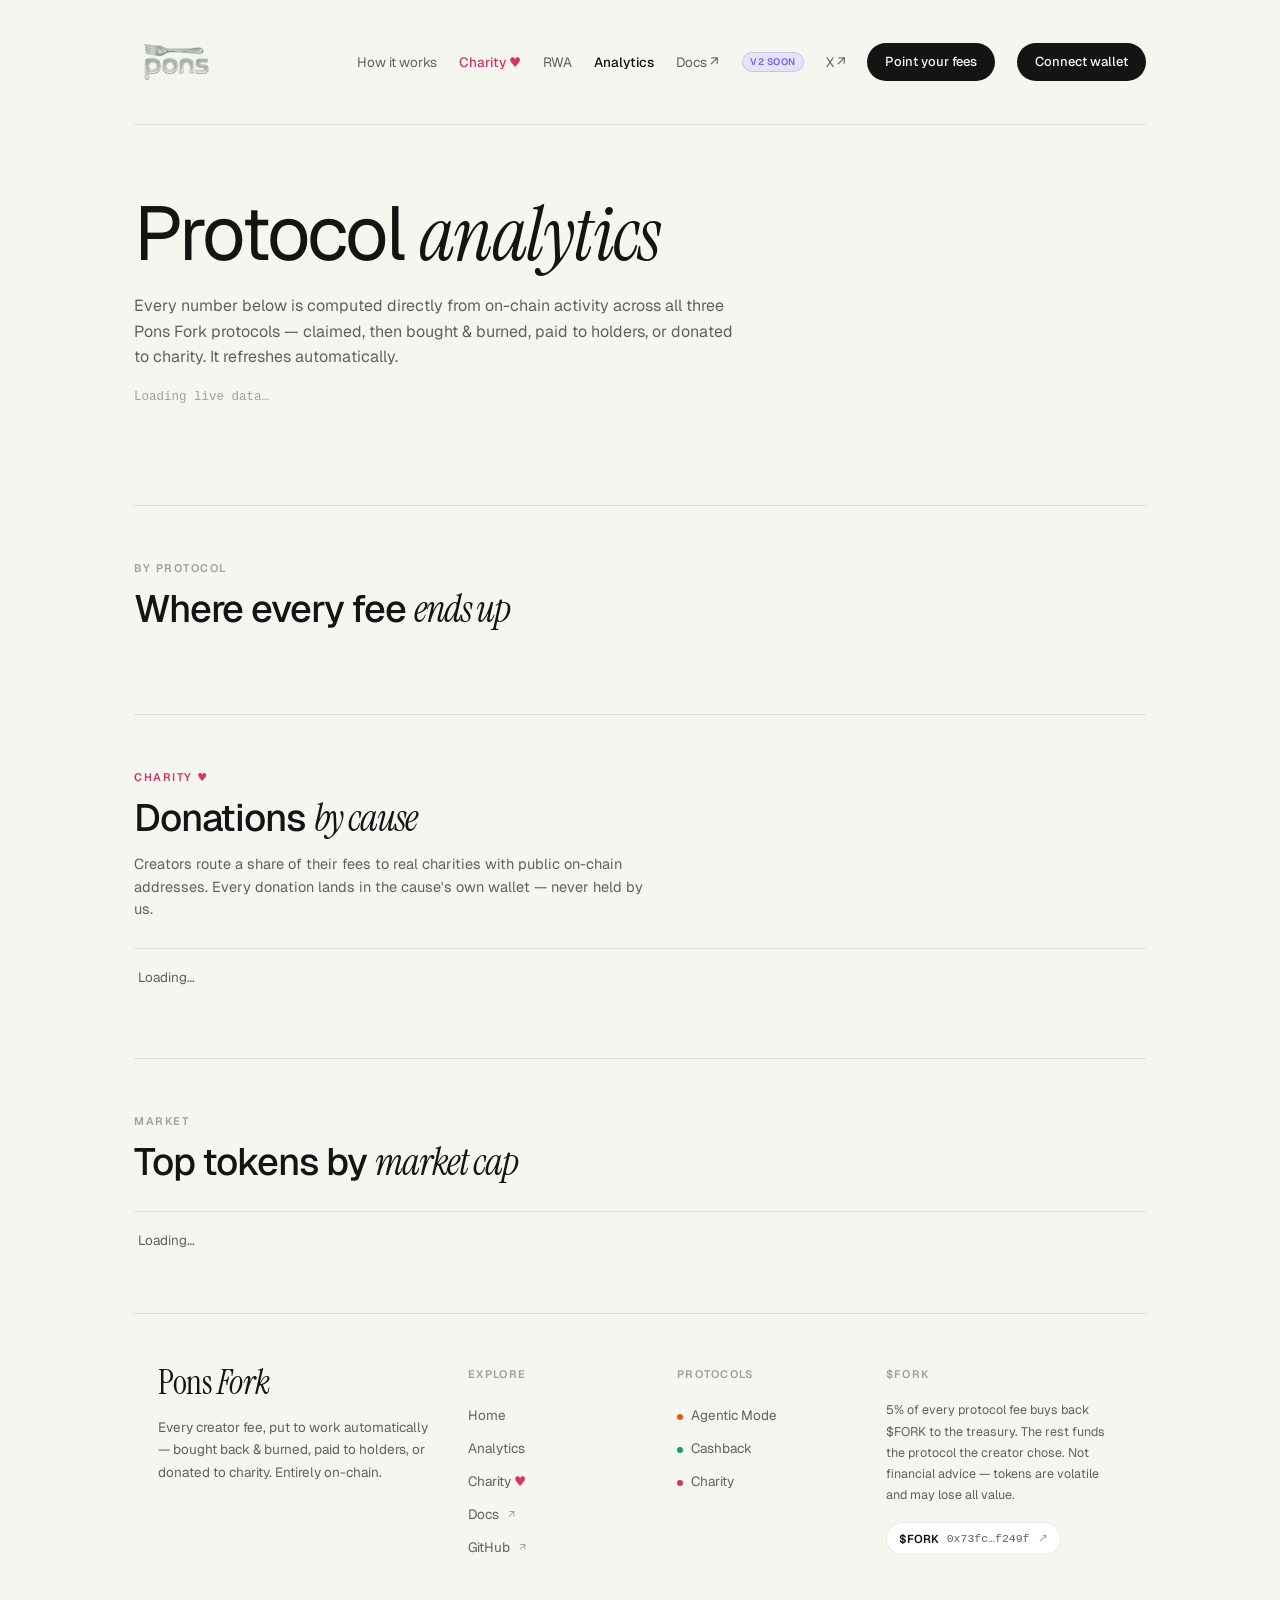
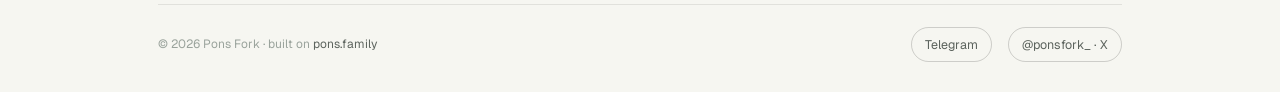
<file: analytics/index.html>
<!doctype html>
<html lang="en">
<head>
<meta charset="utf-8" />
<meta name="viewport" content="width=device-width, initial-scale=1" />
<title>Pons Fork — Protocol analytics</title>
<meta name="description" content="Live on-chain analytics for Pons Fork: fees claimed, bought &amp; burned, paid to holders, donated to charity, and 24h volume across all three protocols on Robinhood Chain." />
<link rel="icon" type="image/jpeg" href="/favicon.jpg" />
<link rel="apple-touch-icon" href="/favicon.jpg" />
<link rel="preconnect" href="https://fonts.googleapis.com" />
<link rel="preconnect" href="https://fonts.gstatic.com" crossorigin />
<link href="https://fonts.googleapis.com/css2?family=Geist:wght@400;500;600&family=Instrument+Serif:ital@0;1&display=swap" rel="stylesheet" />
<style>
  :root{
    --bg:#f6f6f1;--ink:#121513;--mut:#5c635d;--faint:#9aa39c;
    --line:rgba(18,21,19,.09);--card:#ffffff;
    --burn:#ea580c;--burn-bg:rgba(234,88,12,.1);
    --hold:#0e9f6e;--hold-bg:rgba(14,159,110,.1);
    --heart:#d6336c;--heart-bg:rgba(214,51,108,.09);
    --fork:#7c5cff;--fork-bg:rgba(124,92,255,.1);
    --red:#d23c3c;--red-bg:rgba(210,60,60,.08);
    --sans:"Geist",system-ui,-apple-system,"Segoe UI",sans-serif;
    --serif:"Instrument Serif",Georgia,serif;
    --mono:ui-monospace,"SF Mono","Cascadia Code",Menlo,Consolas,monospace;
  }
  *{box-sizing:border-box;margin:0}
  html,body{background:var(--bg)}
  body{font-family:var(--sans);color:var(--ink);line-height:1.55;-webkit-font-smoothing:antialiased;font-size:15px}
  .wrap{max-width:1060px;margin:0 auto;padding:0 24px}
  .mono{font-family:var(--mono);font-variant-numeric:tabular-nums}
  a{color:inherit}

  /* ── nav ── */
  .nav{display:flex;align-items:center;gap:22px;padding:20px 0;border-bottom:1px solid var(--line)}
  .brand{display:inline-flex;align-items:center;text-decoration:none;line-height:0}
  .brand-logo{height:84px;width:auto;display:block;mix-blend-mode:multiply;transition:opacity .15s}
  .brand:hover .brand-logo{opacity:.7}
  .sp{flex:1}
  .nav a.link{color:var(--mut);text-decoration:none;font-size:13.5px;font-weight:400}
  .nav a.link:hover{color:var(--ink)}
  .nav a.link.cur{color:var(--ink);font-weight:500}
  .navbtn{font:inherit;font-size:13px;font-weight:500;color:var(--bg);cursor:pointer;background:var(--ink);border:0;padding:9px 18px;border-radius:999px;transition:.15s;text-decoration:none;display:inline-block}
  .navbtn:hover{opacity:.85}
  @media(max-width:760px){.nav a.link,.navbtn{display:none}}

  /* ── page head ── */
  .ah{padding:56px 0 6px}
  .kicker{font-size:11px;font-weight:600;letter-spacing:.14em;text-transform:uppercase;color:var(--faint)}
  .kicker .live{display:inline-block;width:6px;height:6px;border-radius:50%;background:var(--hold);margin-right:7px;vertical-align:middle;animation:pf-pulse 2s ease-in-out infinite}
  @keyframes pf-pulse{0%,100%{opacity:1}50%{opacity:.3}}
  .ah h1{font-weight:400;font-size:clamp(40px,7vw,76px);line-height:1;letter-spacing:-.04em;margin-top:14px}
  .ah h1 .it{font-family:var(--serif);font-style:italic;letter-spacing:-.02em}
  .ah .sub{font-size:16px;color:var(--mut);max-width:56ch;margin-top:20px;line-height:1.6}
  .meta-line{margin-top:18px;font-size:12.5px;color:var(--faint);font-family:var(--mono);display:flex;gap:16px;flex-wrap:wrap;align-items:center}
  .meta-line b{color:var(--mut);font-weight:500}

  /* ── kpi grid ── */
  .kpis{display:grid;grid-template-columns:repeat(4,1fr);gap:14px;margin-top:40px}
  .kpi{background:var(--card);border:1px solid var(--line);border-radius:16px;padding:20px 20px 18px;position:relative;overflow:hidden}
  .kpi::before{content:"";position:absolute;left:0;top:0;bottom:0;width:3px;background:var(--faint);opacity:.5}
  .kpi.k-total::before{background:var(--ink)}
  .kpi.k-vol::before{background:var(--fork)}
  .kpi.k-fees::before{background:var(--ink)}
  .kpi.k-burn::before{background:var(--burn)}
  .kpi.k-hold::before{background:var(--hold)}
  .kpi.k-heart::before{background:var(--heart)}
  .kpi.k-fork::before{background:var(--fork)}
  .kpi.k-eth::before{background:var(--faint)}
  .kpi .l{font-size:11px;font-weight:600;letter-spacing:.06em;text-transform:uppercase;color:var(--faint)}
  .kpi .v{font-size:clamp(21px,2.6vw,28px);font-weight:500;letter-spacing:-.02em;margin-top:10px;font-family:var(--mono);font-variant-numeric:tabular-nums;line-height:1.05}
  .kpi .v small{font-size:14px;font-weight:400;color:var(--mut)}
  .kpi .sub{font-size:12px;color:var(--mut);margin-top:7px}
  .kpi .sub .chip{display:inline-block;margin-right:6px}
  .kpi .sub .a{color:var(--burn)} .kpi .sub .c{color:var(--hold)} .kpi .sub .h{color:var(--heart)}
  @media(max-width:860px){.kpis{grid-template-columns:repeat(2,1fr)}}
  @media(max-width:420px){.kpis{grid-template-columns:1fr}}

  /* ── sections ── */
  .sec{padding:54px 0 0;margin-top:52px;border-top:1px solid var(--line)}
  .sec h2{font-weight:500;font-size:clamp(26px,4vw,38px);line-height:1.05;letter-spacing:-.03em;margin-top:12px}
  .sec h2 .it{font-family:var(--serif);font-style:italic;font-weight:400}
  .sec .lead{color:var(--mut);font-size:14.5px;margin-top:14px;max-width:52ch}

  /* ── protocol cards ── */
  .pcards{display:grid;grid-template-columns:repeat(3,1fr);gap:16px;margin-top:32px}
  .pc{background:var(--card);border:1px solid var(--line);border-radius:18px;padding:24px}
  .pc .badge{font-size:10.5px;font-weight:600;letter-spacing:.02em;padding:4px 10px;border-radius:999px;display:inline-block}
  .pc.a .badge{color:var(--burn);background:var(--burn-bg)}
  .pc.c .badge{color:var(--hold);background:var(--hold-bg)}
  .pc.h .badge{color:var(--heart);background:var(--heart-bg)}
  .pc .big{font-size:30px;font-weight:500;letter-spacing:-.025em;margin-top:18px;font-family:var(--mono);font-variant-numeric:tabular-nums}
  .pc .lbl{font-size:12.5px;color:var(--mut);margin-top:4px}
  .pc .foot{margin-top:16px;padding-top:14px;border-top:1px solid var(--line);font-size:12.5px;color:var(--mut)}
  .pc .foot b{color:var(--ink);font-family:var(--mono);font-weight:600}
  @media(max-width:720px){.pcards{grid-template-columns:1fr}}

  /* ── tables ── */
  .tbl{margin-top:28px;border-top:1px solid var(--line)}
  .tr{display:flex;align-items:center;gap:14px;padding:15px 4px;border-bottom:1px solid var(--line);text-decoration:none;transition:background .12s}
  a.tr:hover{background:rgba(18,21,19,.025)}
  .tr .rank{width:22px;color:var(--faint);font-size:12px;font-family:var(--mono);flex:none;text-align:right}
  .tr .ic{width:34px;height:34px;border-radius:50%;display:grid;place-items:center;font-weight:600;font-size:11px;font-family:var(--mono);flex:none;color:#fff}
  .tr img.ic{object-fit:cover;background:#fff}
  .tr img.orglogo{object-fit:contain;background:#fff;padding:4px;border:1px solid var(--line)}
  .tr .ccopy{cursor:pointer;color:var(--faint);margin-left:6px;font-size:11px;font-family:var(--sans)}
  .tr .ccopy:hover{color:var(--ink)}
  .tr .nm{font-weight:500;font-size:14.5px}
  .tr .tick{color:var(--faint);font-size:12px;font-family:var(--mono)}
  .tr .val{margin-left:auto;text-align:right}
  .tr .val .v{font-family:var(--mono);font-weight:500;font-size:14.5px}
  .tr .val .l{font-size:11px;color:var(--faint)}
  .tr .arrow{color:var(--faint);flex:none;margin-left:4px}
  .muted{color:var(--mut);font-size:13.5px;padding:18px 4px}

  .skel{color:var(--faint)}
  /* == pons-fork-footer == */
  .site-footer{border-top:1px solid var(--line);margin-top:44px}
  .site-footer .wrap{padding-top:52px;padding-bottom:30px}
  .site-footer .ft-top{display:grid;grid-template-columns:1.6fr 1fr 1fr 1.4fr;gap:40px}
  .site-footer .ft-brand .logo{font-family:var(--serif);font-size:34px;line-height:1;letter-spacing:-.01em;color:var(--ink)}
  .site-footer .ft-brand .logo .fork{font-style:italic}
  .site-footer .ft-brand p{margin-top:16px;font-size:13.5px;line-height:1.65;color:var(--mut);max-width:34ch}
  .site-footer .ft-col h4,.site-footer .ft-risk h4{font-size:11px;font-weight:600;letter-spacing:.12em;text-transform:uppercase;color:var(--faint);margin-bottom:16px}
  .site-footer .ft-col a{display:block;text-decoration:none;color:var(--mut);font-size:13.5px;padding:6px 0;transition:color .12s}
  .site-footer .ft-col a:hover{color:var(--ink)}
  .site-footer .ft-col a .tag{font-size:11px;color:var(--faint);margin-left:6px}
  .site-footer .ft-col a .heart{color:var(--heart)}
  .site-footer .ft-col a .dot{display:inline-block;width:6px;height:6px;border-radius:50%;margin-right:8px;vertical-align:middle}
  .site-footer .d-burn{background:var(--burn)}.site-footer .d-hold{background:var(--hold)}.site-footer .d-heart{background:var(--heart)}
  .site-footer .ft-risk p{font-size:12.5px;line-height:1.7;color:var(--mut)}
  .site-footer .ft-risk .ca{display:inline-flex;align-items:center;gap:8px;margin-top:16px;font-family:var(--mono);font-size:11.5px;color:var(--mut);background:var(--card);border:1px solid var(--line);padding:7px 12px;border-radius:999px;text-decoration:none}
  .site-footer .ft-risk .ca b{color:var(--ink);font-family:var(--sans);font-weight:600}
  .site-footer .ft-risk .ca .cp{color:var(--faint)}.site-footer .ft-risk .ca:hover .cp{color:var(--ink)}
  .site-footer .ft-bar{border-top:1px solid var(--line);margin-top:40px;padding-top:22px;display:flex;align-items:center;gap:16px;flex-wrap:wrap}
  .site-footer .ft-bar .cc{font-size:12px;color:var(--faint)}
  .site-footer .ft-bar .cc a{color:var(--mut);text-decoration:none}
  .site-footer .ft-bar .sp{flex:1}
  .site-footer .ft-bar .soc{display:inline-flex;align-items:center;gap:8px;text-decoration:none;color:var(--mut);font-size:12.5px;border:1px solid rgba(18,21,19,.18);padding:7px 13px;border-radius:999px;transition:.12s}
  .site-footer .ft-bar .soc:hover{color:var(--ink);border-color:var(--ink)}
  .v2soon{display:inline-block;font-size:9.5px;font-weight:600;letter-spacing:.06em;text-transform:uppercase;color:#7c5cff;background:rgba(124,92,255,.12);border:1px solid rgba(124,92,255,.25);padding:2px 7px;border-radius:999px;margin-left:2px;vertical-align:middle}
  @media(max-width:820px){.site-footer .ft-top{grid-template-columns:1fr 1fr;gap:32px}.site-footer .ft-brand{grid-column:1/-1}}
  @media(max-width:520px){.site-footer .ft-top{grid-template-columns:1fr 1fr}.site-footer .ft-risk{grid-column:1/-1}}
</style>
  <script type="module" src="/wallet.js"></script>
</head>
<body>
<div class="wrap">
  <nav class="nav">
    <a class="brand" href="/" aria-label="Pons Fork — home"><img class="brand-logo" src="/logo.jpg" alt="Pons Fork" width="400" height="400" /></a>
    <div class="sp"></div>
    <a class="link" href="/#how">How it works</a>
    <a class="link" href="/charity/" style="color:var(--heart);font-weight:500">Charity ♥</a>
    <a class="link" href="/rwa/">RWA</a>
    <a class="link cur" href="/analytics/">Analytics</a>
    <a class="link" href="https://pons-fork.gitbook.io/pons-fork-docs/">Docs ↗</a>
    <span class="v2soon">V2 soon</span>
    <a class="link" href="https://x.com/ponsfork_">X ↗</a>
    <a class="navbtn" href="/#modes">Point your fees</a>
    <button class="navbtn" id="nav-connect">Connect wallet</button>
  </nav>

  <header class="ah">
    <h1>Protocol <span class="it">analytics</span></h1>
    <p class="sub">Every number below is computed directly from on-chain activity across all three Pons Fork protocols — claimed, then bought &amp; burned, paid to holders, or donated to charity. It refreshes automatically.</p>
    <div class="meta-line" id="meta"><span class="skel">Loading live data…</span></div>
  </header>

  <div class="kpis" id="kpis"></div>

  <section class="sec">
    <div class="kicker">By protocol</div>
    <h2>Where every fee <span class="it">ends up</span></h2>
    <div class="pcards" id="pcards"></div>
  </section>

  <section class="sec">
    <div class="kicker" style="color:var(--heart)">Charity ♥</div>
    <h2>Donations <span class="it">by cause</span></h2>
    <p class="lead">Creators route a share of their fees to real charities with public on-chain addresses. Every donation lands in the cause's own wallet — never held by us.</p>
    <div class="tbl" id="charity"><div class="muted">Loading…</div></div>
  </section>

  <section class="sec">
    <div class="kicker">Market</div>
    <h2>Top tokens by <span class="it">market cap</span></h2>
    <div class="tbl" id="top"><div class="muted">Loading…</div></div>
  </section>

  <footer class="site-footer">
    <div class="wrap">
      <div class="ft-top">
        <div class="ft-brand">
          <div class="logo">Pons <span class="fork">Fork</span></div>
          <p>Every creator fee, put to work automatically — bought back &amp; burned, paid to holders, or donated to charity. Entirely on-chain.</p>
        </div>
        <div class="ft-col">
          <h4>Explore</h4>
          <a href="/">Home</a>
          <a href="/analytics/">Analytics</a>
          <a href="/charity/">Charity <span class="heart">&hearts;</span></a>
          <a href="https://pons-fork.gitbook.io/pons-fork-docs/">Docs <span class="tag">&#8599;</span></a>
          <a href="https://github.com/ponsfork">GitHub <span class="tag">&#8599;</span></a>
        </div>
        <div class="ft-col">
          <h4>Protocols</h4>
          <a href="/#modes"><span class="dot d-burn"></span>Agentic Mode</a>
          <a href="/#modes"><span class="dot d-hold"></span>Cashback</a>
          <a href="/charity/"><span class="dot d-heart"></span>Charity</a>
        </div>
        <div class="ft-risk">
          <h4>$FORK</h4>
          <p>5% of every protocol fee buys back $FORK to the treasury. The rest funds the protocol the creator chose. Not financial advice — tokens are volatile and may lose all value.</p>
          <a class="ca" href="/token/0x73fc2f1cac113a37939c43a772f64f1706df249f" title="View $FORK"><b>$FORK</b><span>0x73fc&hellip;f249f</span><span class="cp">&#8599;</span></a>
        </div>
      </div>
      <div class="ft-bar">
        <span class="cc">&copy; 2026 Pons Fork &middot; built on <a href="https://pons.family">pons.family</a></span>
        <span class="sp"></span>
        <a class="soc" href="https://t.me/ponsfork">Telegram</a>
        <a class="soc" href="https://x.com/ponsfork_">@ponsfork_ &middot; X</a>
      </div>
    </div>
  </footer>
</div>

<script type="module">
import {createPublicClient,http,fallback,getAddress,formatUnits,erc20Abi,parseAbi,decodeFunctionData} from "https://esm.sh/viem@2.23.2";
const RPC="https://rpc.mainnet.chain.robinhood.com";
const FACTORY="0xA5aAb3F0c6EeadF30Ef1D3Eb997108E976351feB";
const pc=createPublicClient({transport:fallback([http(RPC),http("https://rpc.arrowrpc.com")])});
const deployedEvent=parseAbi(["event TokenDeployed(address indexed token,address indexed deployer,address indexed dexFactory,address pairToken,uint256 dexId,uint256 launchConfigId)"])[0];
const launchAbi=parseAbi(["function launchToken((string name,string symbol,string logo,string description,(string twitter,string telegram,string discord,string website,string farcaster) socials,address feeWallet) params,uint256 launchConfigId,uint256 dexId,bytes32 salt) payable returns (address)"]);
const ipfsHttp=u=>!u?"":(u.startsWith("ipfs://")?"https://ipfs.io/ipfs/"+u.slice(7).replace(/^ipfs\//,""):u);
// Token logo lives only in the launchToken() calldata (IPFS URI) — find the launch tx via the indexed TokenDeployed log, decode input.
async function tokenLogo(token){
  try{
    const logs=await pc.getLogs({address:FACTORY,event:deployedEvent,args:{token},fromBlock:0n,toBlock:"latest"});
    if(!logs.length)return "";
    const tx=await pc.getTransaction({hash:logs[0].transactionHash});
    const {args}=decodeFunctionData({abi:launchAbi,data:tx.input});
    return ipfsHttp(args[0].logo);
  }catch(e){return "";}
}
function applyLogo(scope,token,fallbackText){
  tokenLogo(token).then(src=>{
    if(!src)return; const cur=scope.querySelector(".ic"); if(!cur)return;
    const img=document.createElement("img"); img.className="ic"; img.src=src; img.alt="";
    img.onerror=()=>{const d=document.createElement("div");d.className="ic";d.style.background="var(--ink)";d.style.color="#fff";d.textContent=fallbackText;img.replaceWith(d);};
    cur.replaceWith(img);
  });
}
// Charity org logos are self-hosted; swap the initials avatar for the logo once it loads, keep initials on failure.
function setOrgLogo(scope,id){
  const cur=scope.querySelector(".ic"); if(!cur)return;
  const img=new Image(); img.src="/orglogos/"+id+".png";
  img.onload=()=>{img.className="ic orglogo";img.alt="";cur.replaceWith(img);};
}
const ORG={
  "0x92ee2370b56dc32794a6cd72585dc01d4288d314":{name:"St. Jude Children's Research Hospital",id:"stjude"},
  "0x4647c3b4c5ba4efa6d8197331de00c26ce36e8e6":{name:"GiveWell",id:"givewell"},
  "0x1ca9eb2a5c213d417269134b80111f57e1644105":{name:"Electronic Frontier Foundation",id:"eff"},
  "0xc423f8aedf1753bc0ab58e455b0b5421cafe949e":{name:"Freedom of the Press Foundation",id:"fpf"},
  "0xfa8e3920daf271dab92be9b87d9998ddd94fef08":{name:"Internet Archive",id:"internetarchive"},
  "0xe422729513e2db165d2f017cea761fc555cf220a":{name:"Rainforest Foundation US",id:"rainforest"},
  "0x2a93f4a0a9108f38bd4a1d40a3171b34dd858deb":{name:"KYDS — Konscious Youth Development",id:"kyds"},
  "0x544f659fc1001134b7d9e938e5a0d8f62cfa1d31":{name:"Lifespan.io",id:"lifespan"},
  "0xba0fee8490118fc4f46bd0974d7bf93d0e2f1064":{name:"Grassroots Economics",id:"grassroots"},
  "0x4ae3350bf2ae7135029f09e49e9c8a8d222ac57a":{name:"Eco Moyo Education Centre",id:"ecomoyo"},
  "0x0b90755fcd5c3d24b34fb1adb83323773bbbc014":{name:"Little Angels on Earth",id:"littleangels"},
  "0x71fff5adcf4a5ea13c56debd95e6c3c9079200cd":{name:"Scholastic Materials for Vulnerable Children",id:"scholastic"},
  "0x8270a0febba70899419e76a98bf2b5dc15fe2ff4":{name:"Basic School Supplies & Crypto Education",id:"schoolsupplies"},
  "0xe7b9c112ac2ec9570521b69975613b6663593ffb":{name:"Whispers Children's Hospital & Maternity",id:"whispers"},
  "0x01d47c2d932b08c72f5a387b4e6bbfca84e6da48":{name:"El3eza Centre",id:"el3eza"},
  "0x2e4a661fc01391b07d6b6355a2357f1eaf9d3b72":{name:"Nisria",id:"nisria"},
  "0xbec36282ee89cb2ad7e621917fc447bcaa68ce5a":{name:"Poly Raiders — Hope for Girls and Kids",id:"polyraiders"},
  "0xc517d11676cdba59751cb2544d478de7e6c25a0c":{name:"Documentary on Nigerian Human Trafficking",id:"trafficdoc"},
  "0x111f0577ec7e7580fe954eda0a99034eb406f997":{name:"The Land Back Foundation",id:"landback"},
  "0x8efe51753defd7a1a82458731fbc05fa04cb2d1e":{name:"Green Planet Ecosystem Conservation",id:"greenplanet"},
  "0x006ff5ee2fa4c182cc0d8f57eb8c42376d009a7a":{name:"Sacred Mountain Reforestation",id:"sacredmountain"},
  "0x8be1cf753db9a714063bc774fa39e5e2bc9b247d":{name:"Adopt a Tree",id:"adoptatree"},
  "0x0d0c0941e2578da2b9e2ad03619615f7eebc48f7":{name:"Climate Education & Regen Ag (Uganda)",id:"climateuganda"},
  "0x2c0d9d0c822c14505034fdb9eff0790e050b68bc":{name:"The Clean Wave",id:"cleanwave"},
  "0xa8258ed271bb9be9d7e16c5818e45ef6f2577d92":{name:"ReFi Phangan",id:"refiphangan"},
  "0xfd9f8a0f4bdeac72f08af1c708023cc31dd2e3be":{name:"Territorial Regeneration Barichara",id:"barichara"},
  "0x1de498918d04b8bf162210103cdd547f73387b2e":{name:"Perfect Villages in Burundi",id:"burundi"},
};
const COLORS={GiveWell:"#0e9f6e","St. Jude Children's Research Hospital":"#d6336c","Electronic Frontier Foundation":"#7c5cff","Freedom of the Press Foundation":"#ea580c"};
const esc=s=>String(s).replace(/[&<>"]/g,c=>({"&":"&amp;","<":"&lt;",">":"&gt;",'"':"&quot;"}[c]));
const short=a=>a.slice(0,6)+"…"+a.slice(-4);
const fUsd=n=>!n?"$0":n>=1e6?"$"+(n/1e6).toFixed(2)+"M":n>=1e3?"$"+(n/1e3).toFixed(1)+"K":"$"+Math.round(n).toLocaleString();
const fNum=n=>n>=1e6?(n/1e6).toFixed(2)+"M":n>=1e3?(n/1e3).toFixed(1)+"K":Math.round(n).toLocaleString();
const fEth=s=>{const n=+s;return n?(n<0.001?n.toFixed(6):n.toFixed(4)):"0";};
const ago=iso=>{const s=(Date.now()-new Date(iso))/1000;if(s<90)return "just now";if(s<5400)return Math.round(s/60)+"m ago";return Math.round(s/3600)+"h ago";};
const kpi=(cls,l,v,sub)=>`<div class="kpi ${cls}"><div class="l">${l}</div><div class="v">${v}</div>${sub?`<div class="sub">${sub}</div>`:""}</div>`;

// Copy-to-clipboard via delegation: works for rows added later and cancels the row's link navigation.
document.addEventListener("click",ev=>{const cc=ev.target.closest(".ccopy");if(!cc)return;ev.preventDefault();ev.stopPropagation();const a=cc.getAttribute("data-a");if(navigator.clipboard)navigator.clipboard.writeText(a);cc.textContent="✓";setTimeout(()=>cc.textContent="⧉",1200);});

async function main(){
  let j={};
  try{j=await (await fetch("https://raw.githubusercontent.com/ponsfork/pons-fork-stats/main/stats.json?t="+Date.now())).json();}catch(e){}
  const an=j.analytics||{}, tokens=j.tokens||{};
  const usd=an.ethUsd||0;
  const usdOf=eth=>usd?" <small>≈ "+fUsd((+eth)*usd)+"</small>":"";

  // meta line
  document.getElementById("meta").innerHTML=
    `<span><b>${(an.tokens?.total)||0}</b> tokens connected</span>`+
    `<span>ETH <b>$${usd?usd.toLocaleString():"—"}</b></span>`+
    `<span>Updated <b>${an.updated?ago(an.updated):"—"}</b></span>`;

  // KPI tiles
  const t=an.tokens||{total:0,agentic:0,cashback:0,charity:0};
  document.getElementById("kpis").innerHTML=[
    kpi("k-total","Tokens connected",t.total,
       `<span class="chip a">${t.agentic} Agentic</span><span class="chip c">${t.cashback} Cashback</span><span class="chip h">${t.charity} Charity</span>`),
    kpi("k-vol","24h volume",fUsd(an.volume24hUsd||0),"across all connected pools"),
    kpi("k-fees","Fees claimed",fEth(an.feesClaimedEth||0)+" <small>ETH</small>",usd?"≈ "+fUsd((+an.feesClaimedEth||0)*usd)+" lifetime":"lifetime"),
    kpi("k-burn","Bought &amp; burned",fEth(an.buybackBurnEth||0)+" <small>ETH</small>","Agentic Mode"+(usd?" · ≈ "+fUsd((+an.buybackBurnEth||0)*usd):"")),
    kpi("k-hold","Paid to holders",fEth(an.paidHoldersEth||0)+" <small>ETH</small>","Cashback"+(usd?" · ≈ "+fUsd((+an.paidHoldersEth||0)*usd):"")),
    kpi("k-heart","Donated to charity",fEth(an.donatedEth||0)+" <small>ETH</small>","Charity"+(usd?" · ≈ "+fUsd((+an.donatedEth||0)*usd):"")),
    kpi("k-fork","$FORK accumulated",fNum(+(an.forkInTreasury||0)),"bought back → treasury"+(an.forkSupplyPct?` · ${(+an.forkSupplyPct).toFixed(2)}% of supply`:"")),
    kpi("k-burn","$FORK burned",fNum(+(an.forkBurned||0)),(an.forkBurnedPct?`${(+an.forkBurnedPct).toFixed(2)}% of supply`:"")+" · sent to 0x…dEaD"),
  ].join("");

  // protocol cards
  document.getElementById("pcards").innerHTML=[
    `<div class="pc a"><span class="badge">Agentic Mode</span><div class="big">${fEth(an.buybackBurnEth||0)} ETH</div><div class="lbl">bought back &amp; burned</div><div class="foot"><b>${t.agentic}</b> tokens · ${usd?fUsd((+an.buybackBurnEth||0)*usd)+" of supply removed":"supply removed"}</div></div>`,
    `<div class="pc c"><span class="badge">Cashback</span><div class="big">${fEth(an.paidHoldersEth||0)} ETH</div><div class="lbl">paid straight to holders</div><div class="foot"><b>${t.cashback}</b> tokens · ${usd?fUsd((+an.paidHoldersEth||0)*usd)+" returned":"returned in ETH"}</div></div>`,
    `<div class="pc h"><span class="badge">Charity</span><div class="big">${fEth(an.donatedEth||0)} ETH</div><div class="lbl">donated to real causes</div><div class="foot"><b>${t.charity}</b> tokens · ${usd?fUsd((+an.donatedEth||0)*usd)+" to charity wallets":"to charity wallets"}</div></div>`,
  ].join("");

  // charity leaderboard
  const cb=an.charityByOrg||{};
  const rows=Object.entries(cb).map(([a,v])=>{const o=ORG[a.toLowerCase()]||{};return{a,name:o.name||short(a),id:o.id,eth:(+formatUnits(BigInt(v.ethWei||"0"),18))};})
    .filter(r=>r.eth>0).sort((x,y)=>y.eth-x.eth);
  const cEl=document.getElementById("charity");
  if(!rows.length){cEl.innerHTML='<div class="muted">No donations recorded yet.</div>';}
  else{cEl.innerHTML=rows.map((r,i)=>{
    const col=COLORS[r.name]||"#5c635d";
    const init=r.name.replace(/[^A-Za-z]/g,"").slice(0,2).toUpperCase();
    return `<a class="tr" href="/profile/${r.a}"><div class="rank">${i+1}</div><div class="ic" style="background:${col}">${init}</div>`+
      `<div><div class="nm">${esc(r.name)}</div><div class="tick">${short(r.a)} <span class="ccopy" data-a="${r.a}" title="copy address">⧉</span></div></div>`+
      `<div class="val"><div class="v">${r.eth<0.001?r.eth.toFixed(6):r.eth.toFixed(4)} ETH</div><div class="l">${usd?"≈ "+fUsd(r.eth*usd):"donated"}</div></div><div class="arrow">→</div></a>`;
  }).join("");
  document.querySelectorAll("#charity .tr").forEach((el,i)=>{const r=rows[i];if(r&&r.id)setOrgLogo(el,r.id);});}

  // top tokens by market cap
  const tk=Object.entries(tokens).map(([a,v])=>({a,mc:+(v.mcapUsd||0)})).filter(r=>r.mc>0).sort((x,y)=>y.mc-x.mc).slice(0,10);
  const tEl=document.getElementById("top");
  if(!tk.length){tEl.innerHTML='<div class="muted">No market-cap data yet.</div>';return;}
  const metas=await Promise.all(tk.map(async r=>{
    try{const[n,s]=await Promise.all([
      pc.readContract({address:getAddress(r.a),abi:erc20Abi,functionName:"name"}).catch(()=>"Token"),
      pc.readContract({address:getAddress(r.a),abi:erc20Abi,functionName:"symbol"}).catch(()=>"?"),
    ]);return{...r,name:n,sym:s};}catch(e){return{...r,name:"Token",sym:"?"};}
  }));
  tEl.innerHTML=metas.map((r,i)=>{
    const init=esc(String(r.sym).slice(0,3).toUpperCase());
    return `<a class="tr" href="/token/${r.a}"><div class="rank">${i+1}</div><div class="ic" style="background:var(--ink)">${init}</div>`+
      `<div><div class="nm">${esc(r.name)}</div><div class="tick">$${esc(r.sym)} <span class="ccopy" data-a="${r.a}" title="copy contract">⧉</span></div></div>`+
      `<div class="val"><div class="v">${fUsd(r.mc)}</div><div class="l">market cap</div></div><div class="arrow">→</div></a>`;
  }).join("");
  document.querySelectorAll("#top .tr").forEach((el,i)=>{const m=metas[i];if(m)applyLogo(el,getAddress(m.a),String(m.sym).slice(0,3).toUpperCase());});
}
main();
</script>
</body>
</html>
</file>
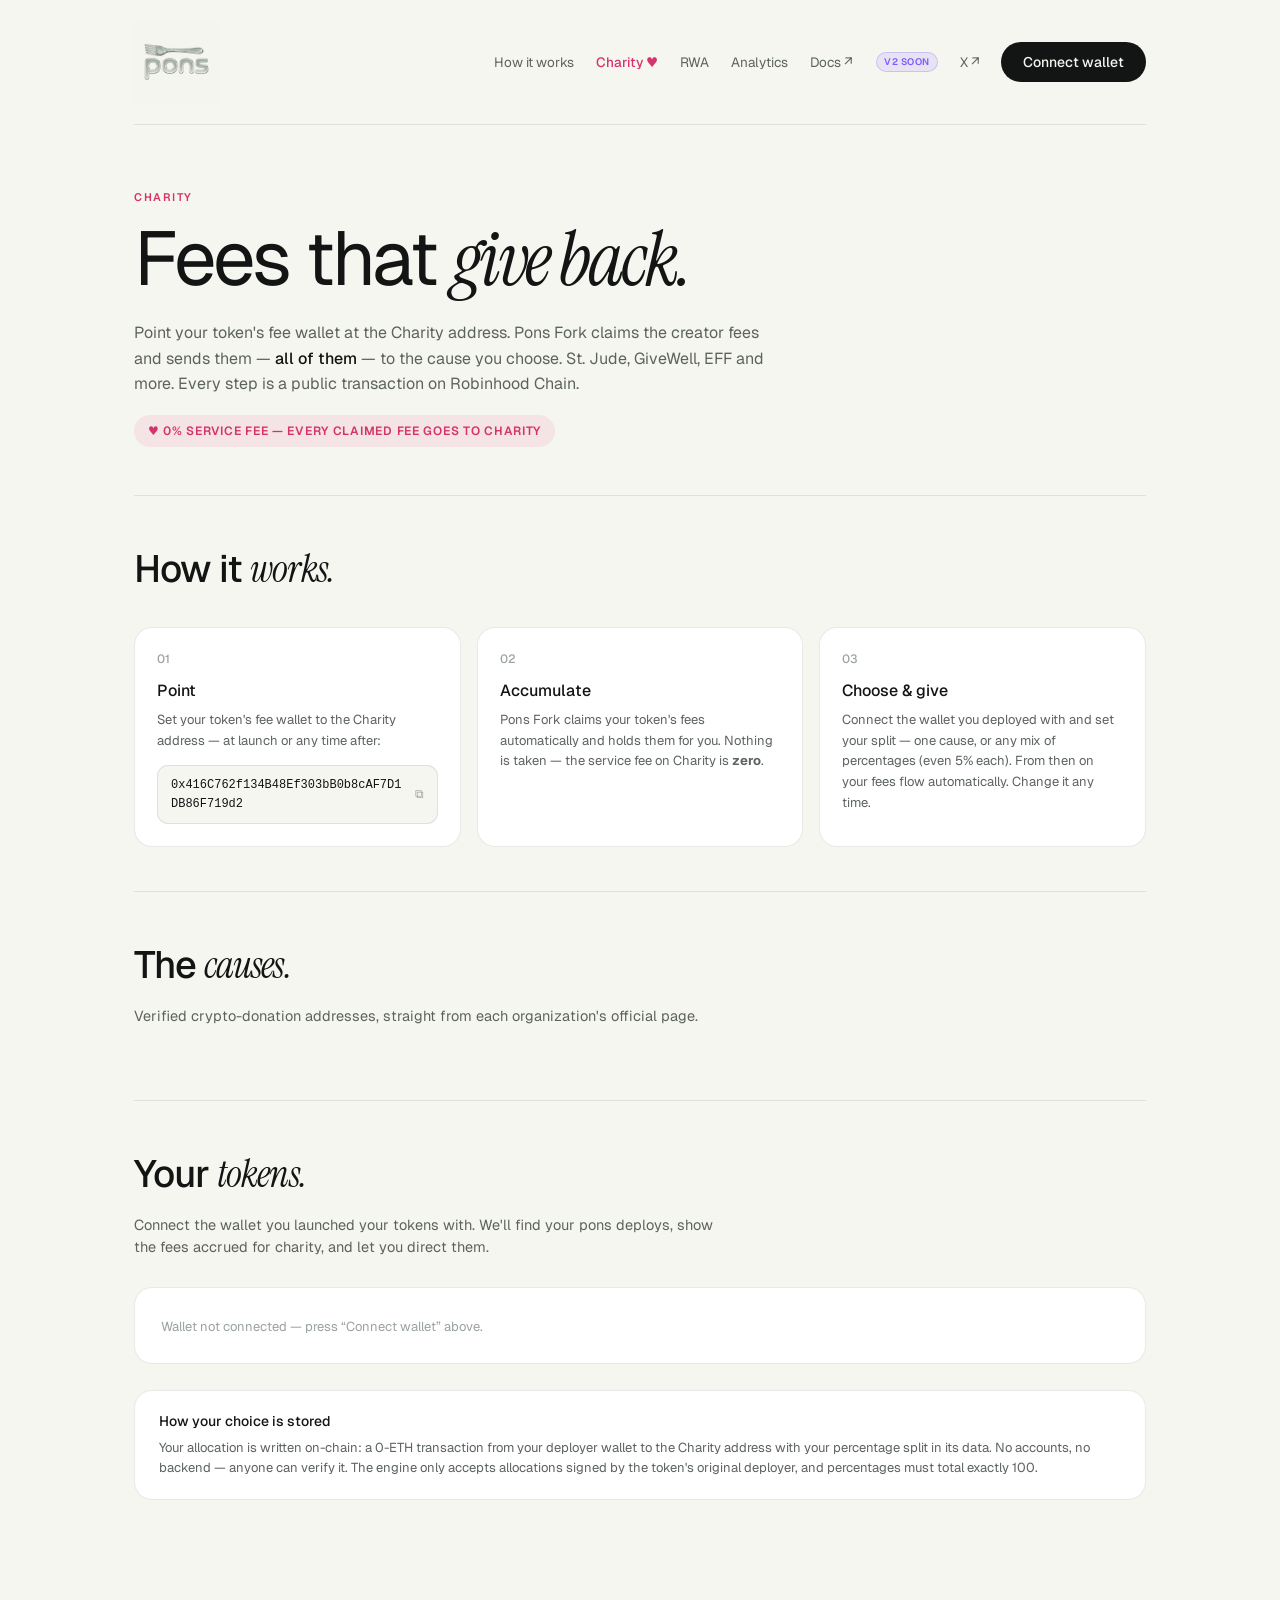
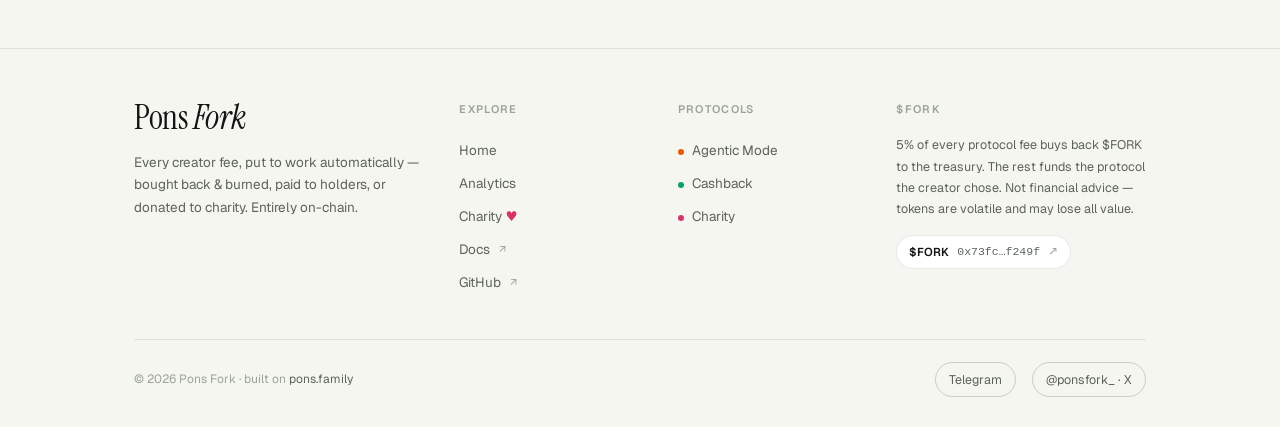
<file: charity/index.html>
<!doctype html>
<html lang="en">
<head>
<meta charset="utf-8" />
<meta name="viewport" content="width=device-width, initial-scale=1" />
<title>Charity · Pons Fork</title>
<meta name="description" content="Pons Fork Charity — route your token's creator fees to a real charity. 0% service fee: every claimed fee goes to the cause you choose. Fully on-chain." />
<link rel="icon" type="image/jpeg" href="/favicon.jpg" />
<link rel="apple-touch-icon" href="/favicon.jpg" />
<link rel="preconnect" href="https://fonts.googleapis.com" />
<link rel="preconnect" href="https://fonts.gstatic.com" crossorigin />
<link href="https://fonts.googleapis.com/css2?family=Geist:wght@400;500;600&family=Instrument+Serif:ital@0;1&display=swap" rel="stylesheet" />
<style>
  :root{
    --bg:#f6f6f1;--ink:#121513;--mut:#5c635d;--faint:#9aa39c;
    --line:rgba(18,21,19,.09);--card:#ffffff;
    --burn:#ea580c;--burn-bg:rgba(234,88,12,.1);
    --hold:#0e9f6e;--hold-bg:rgba(14,159,110,.1);
    --heart:#d6336c;--heart-bg:rgba(214,51,108,.09);
    --red:#d23c3c;--red-bg:rgba(210,60,60,.08);
    --sans:"Geist",system-ui,-apple-system,"Segoe UI",sans-serif;
    --serif:"Instrument Serif",Georgia,serif;
    --mono:ui-monospace,"SF Mono","Cascadia Code",Menlo,Consolas,monospace;
  }
  *{box-sizing:border-box;margin:0}
  html,body{background:var(--bg)}
  body{font-family:var(--sans);color:var(--ink);line-height:1.55;-webkit-font-smoothing:antialiased;font-size:15px}
  .wrap{max-width:1060px;margin:0 auto;padding:0 24px 60px}
  .mono{font-family:var(--mono);font-variant-numeric:tabular-nums}
  a{color:inherit}

  .nav{display:flex;align-items:center;gap:22px;padding:20px 0;border-bottom:1px solid var(--line)}
  .brand{display:inline-flex;align-items:center;text-decoration:none;line-height:0}
  .brand-logo{height:84px;width:auto;display:block;mix-blend-mode:multiply;transition:opacity .15s}
  .brand:hover .brand-logo{opacity:.7}
  .sp{flex:1}
  .nav a.link{color:var(--mut);text-decoration:none;font-size:13.5px}
  .nav a.link:hover{color:var(--ink)}
  .nav a.link.active{color:var(--heart);font-weight:500}
  .btn{font-size:14px;font-weight:500;text-decoration:none;padding:11px 22px;border-radius:999px;display:inline-flex;align-items:center;gap:8px;transition:.15s;border:0;cursor:pointer;font-family:var(--sans)}
  .btn.p{color:var(--bg);background:var(--ink)} .btn.p:hover{opacity:.85}
  .btn.s{color:var(--ink);border:1px solid rgba(18,21,19,.18);background:transparent} .btn.s:hover{border-color:var(--ink)}
  .btn.h{color:#fff;background:var(--heart)} .btn.h:hover{opacity:.88}
  .btn[disabled]{opacity:.5;cursor:not-allowed}

  .hero{padding:64px 0 48px}
  .kicker{font-size:11px;font-weight:600;letter-spacing:.14em;text-transform:uppercase;color:var(--heart)}
  .hero h1{font-weight:400;font-size:clamp(40px,7.5vw,76px);line-height:1;letter-spacing:-.04em;margin-top:14px}
  .hero h1 .it{font-family:var(--serif);font-style:italic}
  .hero p{font-size:16px;color:var(--mut);max-width:58ch;margin-top:22px;line-height:1.6}
  .hero p b{font-weight:500;color:var(--ink)}
  .zero{display:inline-flex;align-items:center;gap:8px;margin-top:18px;font-size:12px;font-weight:600;letter-spacing:.06em;text-transform:uppercase;color:var(--heart);background:var(--heart-bg);padding:7px 14px;border-radius:999px}

  .sec{padding:44px 0;border-top:1px solid var(--line)}
  .sec h2{font-weight:500;font-size:clamp(26px,4vw,38px);letter-spacing:-.025em}
  .sec h2 .it{font-family:var(--serif);font-style:italic;font-weight:400}
  .sec .lead{color:var(--mut);font-size:14.5px;margin-top:10px;max-width:60ch}

  .steps{display:grid;grid-template-columns:repeat(3,1fr);gap:16px;margin-top:28px}
  .step{background:var(--card);border:1px solid var(--line);border-radius:18px;padding:22px}
  .step .n{font-size:12px;color:var(--faint);font-weight:500}
  .step h3{font-size:16px;font-weight:500;margin:10px 0 6px}
  .step p{font-size:13px;color:var(--mut);line-height:1.6}
  @media(max-width:760px){.steps{grid-template-columns:1fr}}
  .wallet{display:flex;align-items:center;gap:8px;margin-top:14px;font-family:var(--mono);font-size:12px;color:var(--ink);background:var(--bg);border:1px solid var(--line);padding:10px 13px;border-radius:11px;cursor:pointer;word-break:break-all}
  .wallet .cp{margin-left:auto;color:var(--faint);flex:none}
  .wallet:hover .cp{color:var(--ink)}

  .orgs{display:grid;grid-template-columns:1fr 1fr;gap:16px;margin-top:28px}
  .org{background:var(--card);border:1px solid var(--line);border-radius:18px;padding:22px}
  .org h3{font-size:16px;font-weight:500;display:flex;align-items:center;gap:9px;flex-wrap:wrap}
  .org .tag{font-size:10px;font-weight:600;letter-spacing:.04em;padding:3px 9px;border-radius:999px;color:var(--heart);background:var(--heart-bg)}
  .org .tag.soon{color:var(--faint);background:rgba(18,21,19,.06)}
  .org p{font-size:13px;color:var(--mut);margin-top:7px;line-height:1.55}
  .org .addr{margin-top:12px;font-family:var(--mono);font-size:11.5px;color:var(--mut);word-break:break-all}
  .org .src{display:inline-block;margin-top:8px;font-size:12px;color:var(--ink);text-decoration:none;border-bottom:1px solid var(--line)}
  .org .src:hover{border-color:var(--ink)}
  .org.dim{opacity:.55}
  @media(max-width:700px){.orgs{grid-template-columns:1fr}}

  .panel{margin-top:28px;background:var(--card);border:1px solid var(--line);border-radius:18px;padding:26px}
  .panel .muted{color:var(--faint);font-size:13px}
  .tokrow{border:1px solid var(--line);border-radius:14px;padding:16px 18px;margin-top:14px}
  .tokrow .top{display:flex;align-items:center;gap:12px;flex-wrap:wrap}
  .tokrow .nm{font-weight:500}
  .tokrow .tick{color:var(--faint);font-family:var(--mono);font-size:12.5px}
  .badge{font-size:10.5px;font-weight:600;padding:4px 10px;border-radius:999px}
  .badge.ch{color:var(--heart);background:var(--heart-bg)}
  .badge.a{color:var(--burn);background:var(--burn-bg)}
  .badge.c{color:var(--hold);background:var(--hold-bg)}
  .badge.off{color:var(--faint);background:rgba(18,21,19,.06)}
  .tokrow .fees{margin-left:auto;text-align:right}
  .tokrow .fees .v{font-family:var(--mono);font-weight:500}
  .tokrow .fees .l{font-size:11px;color:var(--faint)}
  .choose{display:flex;align-items:center;gap:10px;margin-top:14px;flex-wrap:wrap}
  select{font:inherit;font-size:13.5px;padding:9px 12px;border-radius:10px;border:1px solid var(--line);background:var(--bg);color:var(--ink)}
  .alloc-rows{margin-top:12px;display:flex;flex-direction:column;gap:8px}
  .alloc-row{display:flex;align-items:center;gap:8px;flex-wrap:wrap}
  .alloc-row input[type=number]{font:inherit;font-size:13.5px;width:76px;padding:9px 10px;border-radius:10px;border:1px solid var(--line);background:var(--bg);color:var(--ink)}
  .alloc-row .rm{background:none;border:0;color:var(--faint);cursor:pointer;font-size:16px;padding:4px}
  .alloc-row .rm:hover{color:var(--red)}
  .alloc-foot{display:flex;align-items:center;gap:12px;margin-top:12px;flex-wrap:wrap}
  .total-badge{font-family:var(--mono);font-size:12.5px;font-weight:600;padding:6px 12px;border-radius:999px;background:var(--red-bg);color:var(--red)}
  .total-badge.ok{background:var(--hold-bg);color:var(--hold)}
  .btn.mini{padding:8px 14px;font-size:12.5px}
  .chosen{font-size:12.5px;color:var(--hold);font-weight:500}
  .warn{font-size:12.5px;color:var(--burn)}
  .status-line{margin-top:12px;font-size:12.5px;color:var(--mut)}

  .note{margin-top:26px;border:1px solid var(--line);border-radius:18px;padding:20px 24px;background:var(--card)}
  .note h3{font-size:14px;font-weight:500}
  .note p{font-size:13px;color:var(--mut);margin-top:5px;line-height:1.6}
  .foot{display:flex;align-items:center;gap:20px;flex-wrap:wrap;padding:26px 0 0;border-top:1px solid var(--line);margin-top:44px}
  .foot a.soc{color:var(--mut);text-decoration:none;font-size:13px}
  .foot a.soc:hover{color:var(--ink)}

  /* == pons-fork-footer == */
  .site-footer{border-top:1px solid var(--line);margin-top:44px}
  .site-footer .wrap{padding-top:52px;padding-bottom:30px}
  .site-footer .ft-top{display:grid;grid-template-columns:1.6fr 1fr 1fr 1.4fr;gap:40px}
  .site-footer .ft-brand .logo{font-family:var(--serif);font-size:34px;line-height:1;letter-spacing:-.01em;color:var(--ink)}
  .site-footer .ft-brand .logo .fork{font-style:italic}
  .site-footer .ft-brand p{margin-top:16px;font-size:13.5px;line-height:1.65;color:var(--mut);max-width:34ch}
  .site-footer .ft-col h4,.site-footer .ft-risk h4{font-size:11px;font-weight:600;letter-spacing:.12em;text-transform:uppercase;color:var(--faint);margin-bottom:16px}
  .site-footer .ft-col a{display:block;text-decoration:none;color:var(--mut);font-size:13.5px;padding:6px 0;transition:color .12s}
  .site-footer .ft-col a:hover{color:var(--ink)}
  .site-footer .ft-col a .tag{font-size:11px;color:var(--faint);margin-left:6px}
  .site-footer .ft-col a .heart{color:var(--heart)}
  .site-footer .ft-col a .dot{display:inline-block;width:6px;height:6px;border-radius:50%;margin-right:8px;vertical-align:middle}
  .site-footer .d-burn{background:var(--burn)}.site-footer .d-hold{background:var(--hold)}.site-footer .d-heart{background:var(--heart)}
  .site-footer .ft-risk p{font-size:12.5px;line-height:1.7;color:var(--mut)}
  .site-footer .ft-risk .ca{display:inline-flex;align-items:center;gap:8px;margin-top:16px;font-family:var(--mono);font-size:11.5px;color:var(--mut);background:var(--card);border:1px solid var(--line);padding:7px 12px;border-radius:999px;text-decoration:none}
  .site-footer .ft-risk .ca b{color:var(--ink);font-family:var(--sans);font-weight:600}
  .site-footer .ft-risk .ca .cp{color:var(--faint)}.site-footer .ft-risk .ca:hover .cp{color:var(--ink)}
  .site-footer .ft-bar{border-top:1px solid var(--line);margin-top:40px;padding-top:22px;display:flex;align-items:center;gap:16px;flex-wrap:wrap}
  .site-footer .ft-bar .cc{font-size:12px;color:var(--faint)}
  .site-footer .ft-bar .cc a{color:var(--mut);text-decoration:none}
  .site-footer .ft-bar .sp{flex:1}
  .site-footer .ft-bar .soc{display:inline-flex;align-items:center;gap:8px;text-decoration:none;color:var(--mut);font-size:12.5px;border:1px solid rgba(18,21,19,.18);padding:7px 13px;border-radius:999px;transition:.12s}
  .site-footer .ft-bar .soc:hover{color:var(--ink);border-color:var(--ink)}
  .v2soon{display:inline-block;font-size:9.5px;font-weight:600;letter-spacing:.06em;text-transform:uppercase;color:#7c5cff;background:rgba(124,92,255,.12);border:1px solid rgba(124,92,255,.25);padding:2px 7px;border-radius:999px;margin-left:2px;vertical-align:middle}
  @media(max-width:820px){.site-footer .ft-top{grid-template-columns:1fr 1fr;gap:32px}.site-footer .ft-brand{grid-column:1/-1}}
  @media(max-width:520px){.site-footer .ft-top{grid-template-columns:1fr 1fr}.site-footer .ft-risk{grid-column:1/-1}}
  </style>
  <script type="module" src="/wallet.js"></script>
</head>
<body>
<div class="wrap">

  <nav class="nav">
    <a class="brand" href="/" aria-label="Pons Fork — home"><img class="brand-logo" src="/logo.jpg" alt="Pons Fork" width="400" height="400" /></a>
    <div class="sp"></div>
    <a class="link" href="/#how">How it works</a>
    <a class="link active" href="/charity/" style="color:#d6336c;font-weight:500">Charity ♥</a>
    <a class="link" href="/rwa/">RWA</a>
    <a class="link" href="/analytics/">Analytics</a>
    <a class="link" href="https://pons-fork.gitbook.io/pons-fork-docs/">Docs ↗</a>
    <span class="v2soon">V2 soon</span>
    <a class="link" href="https://x.com/ponsfork_">X ↗</a>
    <button class="btn p" id="connect">Connect wallet</button>
  </nav>

  <header class="hero">
    <div class="kicker">Charity</div>
    <h1>Fees that <span class="it">give back.</span></h1>
    <p>Point your token's fee wallet at the Charity address. Pons Fork claims the creator fees and sends them —
       <b>all of them</b> — to the cause you choose. St. Jude, GiveWell, EFF and more.
       Every step is a public transaction on Robinhood Chain.</p>
    <span class="zero">♥ 0% service fee — every claimed fee goes to charity</span>
  </header>

  <section class="sec">
    <h2>How it <span class="it">works.</span></h2>
    <div class="steps">
      <div class="step">
        <div class="n">01</div><h3>Point</h3>
        <p>Set your token's fee wallet to the Charity address — at launch or any time after:</p>
        <div class="wallet" data-a="0x416C762f134B48Ef303bB0b8cAF7D1DB86F719d2"><span>0x416C762f134B48Ef303bB0b8cAF7D1DB86F719d2</span><span class="cp">⧉</span></div>
      </div>
      <div class="step">
        <div class="n">02</div><h3>Accumulate</h3>
        <p>Pons Fork claims your token's fees automatically and holds them for you. Nothing is taken — the service fee on Charity is <b>zero</b>.</p>
      </div>
      <div class="step">
        <div class="n">03</div><h3>Choose &amp; give</h3>
        <p>Connect the wallet you deployed with and set your split — one cause, or any mix of percentages (even 5% each). From then on your fees flow automatically. Change it any time.</p>
      </div>
    </div>
  </section>

  <section class="sec" id="orgs">
    <h2>The <span class="it">causes.</span></h2>
    <p class="lead">Verified crypto-donation addresses, straight from each organization's official page.</p>
    <div class="orgs" id="org-cards"></div>
  </section>

  <section class="sec" id="manage">
    <h2>Your <span class="it">tokens.</span></h2>
    <p class="lead">Connect the wallet you launched your tokens with. We'll find your pons deploys, show the fees accrued for charity, and let you direct them.</p>
    <div class="panel" id="panel">
      <span class="muted">Wallet not connected — press “Connect wallet” above.</span>
    </div>
    <div class="note">
      <h3>How your choice is stored</h3>
      <p>Your allocation is written on-chain: a 0-ETH transaction from your deployer wallet to the Charity address with your percentage split in its data.
         No accounts, no backend — anyone can verify it. The engine only accepts allocations signed by the token's original deployer, and percentages must total exactly 100.</p>
    </div>
  </section>

</div>

<script type="module">
import { createPublicClient, http, fallback, getAddress, isAddress, formatEther, erc20Abi, parseAbi, stringToHex } from "https://esm.sh/viem@2.23.2";

const RPC="https://rpc.mainnet.chain.robinhood.com";
const EXPLORER="https://robinhoodchain.blockscout.com";
const FACTORY="0xA5aAb3F0c6EeadF30Ef1D3Eb997108E976351feB";
const LOCKER="0x736D76699C26D0d966744cAe304C000d471f7F35";
const CHARITY="0x416C762f134B48Ef303bB0b8cAF7D1DB86F719d2";
const AGENTIC="0x31A4F14D8ac9E89F2Ac6000b375B125468Cd1AF3";
const CASHBACK="0x6ab6bD6416997Ad39cBDA34C9b2Fc912D57A8eF4";
const CHAIN_HEX="0x1237"; // 4663

const ORGS=[
  {id:"stjude", name:"St. Jude Children's Research Hospital", desc:"Pediatric cancer research & treatment — families never get a bill.", addr:"0x92EE2370b56DC32794A6CD72585dC01d4288D314", src:"https://www.stjude.org/donate/crypto.html", live:true},
  {id:"givewell", name:"GiveWell", desc:"Funds the most cost-effective, evidence-backed global-health charities.", addr:"0x4647c3B4C5BA4EfA6D8197331de00c26Ce36E8E6", src:"https://www.givewell.org/about/donate/cryptocurrency", live:true},
  {id:"eff", name:"Electronic Frontier Foundation", desc:"Defends digital privacy, free speech and innovation.", addr:"0x1ca9EB2a5C213d417269134b80111F57e1644105", src:"https://www.eff.org/pages/other-ways-give-and-donor-support", live:true},
  {id:"fpf", name:"Freedom of the Press Foundation", desc:"Protects public-interest journalism and press freedom.", addr:"0xC423F8aEDf1753Bc0ab58e455B0b5421CafE949e", src:"https://freedom.press/donate/cryptocurrency/", live:true},
  {id:"internetarchive", name:"Internet Archive", desc:"Universal access to knowledge — books, web, media, forever.", addr:"0xFA8E3920daF271daB92Be9B87d9998DDd94FEF08", src:"https://help.archive.org/help/do-you-accept-cryptocurrency/", live:true},
  {id:"rainforest", name:"Rainforest Foundation US", desc:"Protects rainforests by securing Indigenous land rights.", addr:"0xE422729513e2dB165D2f017CEa761FC555CF220A", src:"https://rainforestfoundation.org/give/cryptocurrency/", live:true},
  {id:"kyds", name:"KYDS — Konscious Youth Development", desc:"Mental-health support and mentorship for youth.", addr:"0x2a93f4A0A9108f38BD4A1d40a3171B34dD858Deb", src:"https://konscious.org/donatecrypto", live:true},
  {id:"lifespan", name:"Lifespan.io", desc:"Crowdfunds longevity and aging-research science.", addr:"0x544F659fc1001134B7d9e938E5a0D8F62cFa1D31", src:"https://giveth.io/project/lifespanio-lifespan-extension-advocacy-foundation", live:true},
  {id:"grassroots", name:"Grassroots Economics", desc:"Community currencies fighting poverty in East Africa.", addr:"0xba0FEE8490118FC4f46Bd0974D7BF93d0e2f1064", src:"https://giveth.io/project/grassroots-economics", live:true},
  {id:"ecomoyo", name:"Eco Moyo Education Centre", desc:"Free education for children on the Kenyan coast.", addr:"0x4aE3350BF2aE7135029F09E49e9C8A8d222Ac57a", src:"https://giveth.io/project/eco-moyo-education-centre", live:true},
  {id:"littleangels", name:"Little Angels on Earth", desc:"Care and schooling for orphaned and sick children.", addr:"0x0B90755fcd5C3D24B34fB1aDb83323773BBbc014", src:"https://giveth.io/project/little-angels-on-earth", live:true},
  {id:"scholastic", name:"Scholastic Materials for Vulnerable Children", desc:"School supplies for the most vulnerable kids.", addr:"0x71Fff5ADCf4a5Ea13C56dEbd95e6c3C9079200Cd", src:"https://giveth.io/project/giving-scholastic-materials-to-most-vulnerable-children", live:true},
  {id:"schoolsupplies", name:"Basic School Supplies & Crypto Education", desc:"School supplies and crypto literacy for children.", addr:"0x8270a0FEBBA70899419E76A98bF2B5DC15Fe2Ff4", src:"https://giveth.io/project/basic-school-supplies-and-crypto-education-initiative", live:true},
  {id:"whispers", name:"Whispers Children's Hospital & Maternity", desc:"Maternal and pediatric care for underserved families.", addr:"0xe7B9C112aC2EC9570521b69975613b6663593FFb", src:"https://giveth.io/project/whispers-magical-childrens-hospital-and-maternity", live:true},
  {id:"el3eza", name:"El3eza Centre", desc:"Health and community support centre.", addr:"0x01D47c2d932b08C72f5a387b4e6BbFCA84E6DA48", src:"https://giveth.io/project/el3eza-centre", live:true},
  {id:"nisria", name:"Nisria", desc:"Health and humanitarian support NGO.", addr:"0x2e4A661fC01391b07D6b6355A2357F1Eaf9D3B72", src:"https://giveth.io/project/nisria", live:true},
  {id:"polyraiders", name:"Poly Raiders — Hope for Girls and Kids", desc:"Support and shelter for at-risk girls and children.", addr:"0xBec36282Ee89cb2Ad7E621917fC447bCAA68CE5a", src:"https://giveth.io/project/poly-raiders:-hope-for-girls-and-kids", live:true},
  {id:"trafficdoc", name:"Documentary on Nigerian Human Trafficking", desc:"Raising awareness against human trafficking.", addr:"0xc517D11676cdBA59751CB2544d478de7E6C25a0c", src:"https://giveth.io/project/documentary-about-nigerian-human-trafficking", live:true},
  {id:"landback", name:"The Land Back Foundation", desc:"Returns land and resources to Indigenous peoples.", addr:"0x111F0577eC7e7580fE954Eda0a99034eB406F997", src:"https://giveth.io/project/the-land-back-foundation-australia", live:true},
  {id:"greenplanet", name:"Green Planet Ecosystem Conservation", desc:"Ecosystem conservation and reforestation.", addr:"0x8efE51753dEfd7A1A82458731fbc05Fa04Cb2d1e", src:"https://giveth.io/project/green-planet-ecosystem-conservation-network", live:true},
  {id:"sacredmountain", name:"Sacred Mountain Reforestation", desc:"Reforesting sacred mountain ecosystems.", addr:"0x006FF5ee2fa4C182cC0d8F57eb8c42376D009a7a", src:"https://giveth.io/project/sacred-mountain-reforestation", live:true},
  {id:"adoptatree", name:"Adopt a Tree", desc:"Plant and protect trees for climate and health.", addr:"0x8be1CF753Db9A714063bc774fA39e5E2BC9B247D", src:"https://giveth.io/project/adopt-a-tree", live:true},
  {id:"climateuganda", name:"Climate Education & Regen Ag (Uganda)", desc:"Climate education and regenerative farming in Uganda.", addr:"0x0d0c0941e2578da2b9E2Ad03619615f7EeBc48f7", src:"https://giveth.io/project/climate-education-regenerative-ag-practices-in-uganda", live:true},
  {id:"cleanwave", name:"The Clean Wave", desc:"Ocean cleanup and marine conservation.", addr:"0x2c0d9D0C822C14505034fDB9eFF0790E050b68BC", src:"https://giveth.io/project/the-clean-wave", live:true},
  {id:"refiphangan", name:"ReFi Phangan", desc:"Regenerative-finance community on Koh Phangan.", addr:"0xa8258ED271BB9be9d7E16c5818E45eF6F2577d92", src:"https://giveth.io/project/refi-phangan-empowering-regenerative-future", live:true},
  {id:"barichara", name:"Territorial Regeneration Barichara", desc:"Regenerating land and community in Barichara, Colombia.", addr:"0xFd9F8A0f4bdEaC72F08AF1c708023cC31dD2E3BE", src:"https://giveth.io/project/territorial-regeneration-in-barichara-colombia", live:true},
  {id:"burundi", name:"Perfect Villages in Burundi", desc:"Sustainable village development in Burundi.", addr:"0x1de498918d04B8Bf162210103CDd547f73387B2E", src:"https://giveth.io/project/creating-the-perfect-villages-in-burundi", live:true},
];

const lockerAbi=parseAbi(["function feeRedirects(address) view returns (address)","function collectFees(address) returns (uint256,uint256)"]);
const factoryAbi=parseAbi(["function getLaunchedToken(address) view returns ((address token,address deployer,address pairedToken,address positionManager,uint256 positionId,uint256 dexId,uint256 launchConfigId,uint256 restrictionsEndBlock,uint256 supply,bool isToken0,uint24 poolFee,bool exists,uint256 initialBuyAmount))"]);
const deployedEvent=parseAbi(["event TokenDeployed(address indexed token,address indexed deployer,address indexed dexFactory,address pairToken,uint256 dexId,uint256 launchConfigId)"])[0];

const pc=createPublicClient({transport:fallback([http(RPC),http("https://rpc.arrowrpc.com")])});
const esc=s=>String(s).replace(/&/g,"&amp;").replace(/</g,"&lt;").replace(/>/g,"&gt;");
const short=a=>a.slice(0,6)+"…"+a.slice(-4);

// ── charity cards ──
document.getElementById("org-cards").innerHTML=ORGS.map(o=>`
  <div class="org${o.live?"":" dim"}">
    <h3>${esc(o.name)} <span class="tag${o.live?"":" soon"}">${o.live?"live":"verifying address"}</span></h3>
    <p>${esc(o.desc)}</p>
    ${o.live?`<div class="addr">${o.addr}</div>`:`<div class="addr">address being re-verified with the org</div>`}
    <a class="src" href="${o.src}" target="_blank" rel="noopener">official source ↗</a>
  </div>`).join("");

// ── copy widgets ──
document.querySelectorAll(".wallet").forEach(w=>{w.addEventListener("click",()=>{navigator.clipboard?.writeText(w.getAttribute("data-a"));const c=w.querySelector(".cp");if(c){c.textContent="✓";setTimeout(()=>c.textContent="⧉",1200);}});});

// ── wallet panel ──
const panel=document.getElementById("panel");
const btn=document.getElementById("connect");
let account=null;

// connection handled by the shared AppKit connector (/wallet.js)
(function bindWallet(){ if(!window.ponsWallet){return setTimeout(bindWallet,60);}
  window.ponsWallet.onChange(a=>{ const addr=(a&&a.isConnected)?a.address:null; if(addr===account)return; account=addr;
    if(account){ loadTokens(); } else { panel.innerHTML='<span class="muted">Connect the wallet you deployed with to set your charity split. If you deployed this coin, connect that dev wallet.</span>'; } }); })();
async function connect(){
  if(!window.ethereum){panel.innerHTML='<span class="warn">No wallet found — install MetaMask (or any EIP-1193 wallet) and reload.</span>';return;}
  try{
    const accs=await window.ethereum.request({method:"eth_requestAccounts"});
    account=getAddress(accs[0]);
    const cid=await window.ethereum.request({method:"eth_chainId"});
    if(cid!==CHAIN_HEX){
      try{await window.ethereum.request({method:"wallet_switchEthereumChain",params:[{chainId:CHAIN_HEX}]});}
      catch(e){
        if(e.code===4902){await window.ethereum.request({method:"wallet_addEthereumChain",params:[{chainId:CHAIN_HEX,chainName:"Robinhood Chain",nativeCurrency:{name:"Ether",symbol:"ETH",decimals:18},rpcUrls:[RPC],blockExplorerUrls:[EXPLORER]}]});}
        else throw e;
      }
    }
    btn.textContent=short(account);
    btn.title="Open your profile";
    await loadTokens();
  }catch(e){panel.innerHTML='<span class="warn">Connection failed: '+esc(e.message||e)+'</span>';}
}

async function myAllocations(){
  // read the deployer's on-chain allocation memos (txs from user -> charity wallet)
  // memo format: PONS|<token>|stjude:40,givewell:60  (percentages, must sum to 100; latest wins)
  const out={};
  try{
    const r=await (await fetch(`${EXPLORER}/api?module=account&action=txlist&address=${account}&sort=asc`)).json();
    for(const t of (r.result||[])){
      if(!t.to||t.to.toLowerCase()!==CHARITY.toLowerCase())continue;
      if(!t.input||t.input==="0x")continue;
      try{
        const txt=new TextDecoder().decode(Uint8Array.from(t.input.slice(2).match(/.{2}/g).map(h=>parseInt(h,16))));
        const m=txt.match(/^PONS\|(0x[0-9a-fA-F]{40})\|([a-z]+:\d+(?:,[a-z]+:\d+)*)$/);
        if(!m)continue;
        const parts=m[2].split(",").map(p=>{const[id,pct]=p.split(":");return{id,pct:Number(pct)};});
        const ok=parts.every(p=>ORGS.some(o=>o.id===p.id&&o.live)&&Number.isInteger(p.pct)&&p.pct>0)
          &&parts.reduce((a,b)=>a+b.pct,0)===100
          &&new Set(parts.map(p=>p.id)).size===parts.length;
        if(ok)out[m[1].toLowerCase()]=parts;
      }catch{}
    }
  }catch{}
  return out;
}
const allocLabel=parts=>parts.map(p=>`${p.pct}% ${ORGS.find(o=>o.id===p.id)?.name||p.id}`).join(" · ");

async function loadTokens(){
  panel.innerHTML='<span class="muted">Reading your deploys from Robinhood Chain…</span>';
  try{
    const [logs,allocs]=await Promise.all([
      pc.getLogs({address:FACTORY,event:deployedEvent,args:{deployer:account},fromBlock:0n,toBlock:"latest"}),
      myAllocations(),
    ]);
    const tokens=[...new Set(logs.map(l=>getAddress(l.args.token)))];
    if(!tokens.length){panel.innerHTML='<span class="muted">No pons deploys found for '+short(account)+'. Launch a token on pons.family first.</span>';return;}
    panel.innerHTML="";
    for(const t of tokens){
      const [sym,name,redir,info]=await Promise.all([
        pc.readContract({address:t,abi:erc20Abi,functionName:"symbol"}).catch(()=>"?"),
        pc.readContract({address:t,abi:erc20Abi,functionName:"name"}).catch(()=>"Unknown"),
        pc.readContract({address:LOCKER,abi:lockerAbi,functionName:"feeRedirects",args:[t]}).catch(()=>"0x0000000000000000000000000000000000000000"),
        pc.readContract({address:FACTORY,abi:factoryAbi,functionName:"getLaunchedToken",args:[t]}).catch(()=>null),
      ]);
      const r=getAddress(redir);
      const onCharity=r===getAddress(CHARITY);
      const badge=onCharity?'<span class="badge ch">Charity ✓</span>':r===getAddress(AGENTIC)?'<span class="badge a">Agentic Mode</span>':r===getAddress(CASHBACK)?'<span class="badge c">Cashback</span>':'<span class="badge off">not on Pons Fork</span>';
      let fees="";
      if(onCharity&&info){
        try{
          const sim=await pc.simulateContract({account:CHARITY,address:LOCKER,abi:lockerAbi,functionName:"collectFees",args:[t]});
          const [a0,a1]=sim.result;const weth=info.isToken0?a1:a0;
          fees='<div class="fees"><div class="v">'+(+formatEther(weth)).toFixed(5)+' ETH</div><div class="l">claimable for charity</div></div>';
        }catch{fees='<div class="fees"><div class="v">0 ETH</div><div class="l">claimable now</div></div>';}
      }
      const row=document.createElement("div");row.className="tokrow";
      const cur=allocs[t.toLowerCase()];
      row.innerHTML=`<div class="top"><div><span class="nm">${esc(name)}</span> <span class="tick">$${esc(sym)}</span></div>${badge}${fees}</div>`
        +(onCharity
          ?`<div class="alloc" data-t="${t}">
               <div class="alloc-rows"></div>
               <div class="alloc-foot">
                 <button class="btn s mini add">+ Add cause</button>
                 <span class="total-badge">0%</span>
                 <button class="btn h mini save" disabled>Save allocation ♥</button>
               </div>
               <div class="status-line cur">${cur?`current: ${esc(allocLabel(cur))}`:'<span class="warn">no allocation yet — fees are held until you set one</span>'}</div>
             </div>`
          :`<div class="status-line">To use Charity, set this token's fee wallet to <span class="mono">${short(CHARITY)}</span> (full address in step 01 above).</div>`);
      panel.appendChild(row);
      if(onCharity)initAlloc(row.querySelector(".alloc"),t,cur);
    }
  }catch(e){panel.innerHTML='<span class="warn">Failed to load: '+esc(e.message||e)+'</span>';}
}

// Split editor: any number of causes, integer percentages, must total exactly 100.
function initAlloc(box,token,cur){
  const rowsEl=box.querySelector(".alloc-rows");
  const totalEl=box.querySelector(".total-badge");
  const saveBtn=box.querySelector(".save");
  const live=ORGS.filter(o=>o.live);
  function addRow(id,pct){
    const r=document.createElement("div");r.className="alloc-row";
    r.innerHTML=`<select>${live.map(o=>`<option value="${o.id}"${o.id===id?" selected":""}>${esc(o.name)}</option>`).join("")}</select>`
      +`<input type="number" min="1" max="100" step="1" value="${pct??100}" /><span class="muted">%</span>`
      +`<button class="rm" title="remove">×</button>`;
    r.querySelector(".rm").addEventListener("click",()=>{r.remove();recalc();});
    r.querySelector("select").addEventListener("change",recalc);
    r.querySelector("input").addEventListener("input",recalc);
    rowsEl.appendChild(r);
  }
  function parts(){return [...rowsEl.querySelectorAll(".alloc-row")].map(r=>({id:r.querySelector("select").value,pct:Math.round(Number(r.querySelector("input").value)||0)}));}
  function recalc(){
    const p=parts();
    const total=p.reduce((a,b)=>a+b.pct,0);
    const dup=new Set(p.map(x=>x.id)).size!==p.length;
    totalEl.textContent=total+"%"+(dup?" · duplicate cause":"");
    totalEl.className="total-badge"+(total===100&&!dup&&p.length?" ok":"");
    saveBtn.disabled=!(total===100&&!dup&&p.length&&p.every(x=>x.pct>0));
  }
  box.querySelector(".add").addEventListener("click",()=>{if(rowsEl.children.length<live.length){addRow(undefined,0);recalc();}});
  saveBtn.addEventListener("click",()=>saveAllocation(box,token,parts(),saveBtn));
  if(cur&&cur.length)cur.forEach(p=>addRow(p.id,p.pct));else addRow(live[0].id,100);
  recalc();
}

async function saveAllocation(box,token,p,btn){
  btn.disabled=true;btn.textContent="Confirm in wallet…";
  try{
    const memo=`PONS|${token}|${p.map(x=>`${x.id}:${x.pct}`).join(",")}`;
    const data=stringToHex(memo);
    const tx=await window.ponsWallet.sendTransaction({to:CHARITY,value:0n,data});
    btn.textContent="Saved on-chain ✓";
    const cur=box.querySelector(".cur");
    cur.innerHTML=`current: ${esc(allocLabel(p))} · <a href="${EXPLORER}/tx/${tx}" target="_blank" style="color:inherit">tx ↗</a>`;
    setTimeout(()=>{btn.disabled=false;btn.textContent="Save allocation ♥";},4000);
  }catch(e){btn.disabled=false;btn.textContent="Save allocation ♥";alert("Transaction rejected or failed: "+(e.message||e));}
}
</script>
  <footer class="site-footer">
    <div class="wrap">
      <div class="ft-top">
        <div class="ft-brand">
          <div class="logo">Pons <span class="fork">Fork</span></div>
          <p>Every creator fee, put to work automatically — bought back &amp; burned, paid to holders, or donated to charity. Entirely on-chain.</p>
        </div>
        <div class="ft-col">
          <h4>Explore</h4>
          <a href="/">Home</a>
          <a href="/analytics/">Analytics</a>
          <a href="/charity/">Charity <span class="heart">&hearts;</span></a>
          <a href="https://pons-fork.gitbook.io/pons-fork-docs/">Docs <span class="tag">&#8599;</span></a>
          <a href="https://github.com/ponsfork">GitHub <span class="tag">&#8599;</span></a>
        </div>
        <div class="ft-col">
          <h4>Protocols</h4>
          <a href="/#modes"><span class="dot d-burn"></span>Agentic Mode</a>
          <a href="/#modes"><span class="dot d-hold"></span>Cashback</a>
          <a href="/charity/"><span class="dot d-heart"></span>Charity</a>
        </div>
        <div class="ft-risk">
          <h4>$FORK</h4>
          <p>5% of every protocol fee buys back $FORK to the treasury. The rest funds the protocol the creator chose. Not financial advice — tokens are volatile and may lose all value.</p>
          <a class="ca" href="/token/0x73fc2f1cac113a37939c43a772f64f1706df249f" title="View $FORK"><b>$FORK</b><span>0x73fc&hellip;f249f</span><span class="cp">&#8599;</span></a>
        </div>
      </div>
      <div class="ft-bar">
        <span class="cc">&copy; 2026 Pons Fork &middot; built on <a href="https://pons.family">pons.family</a></span>
        <span class="sp"></span>
        <a class="soc" href="https://t.me/ponsfork">Telegram</a>
        <a class="soc" href="https://x.com/ponsfork_">@ponsfork_ &middot; X</a>
      </div>
    </div>
  </footer>
</body>
</html>
</file>
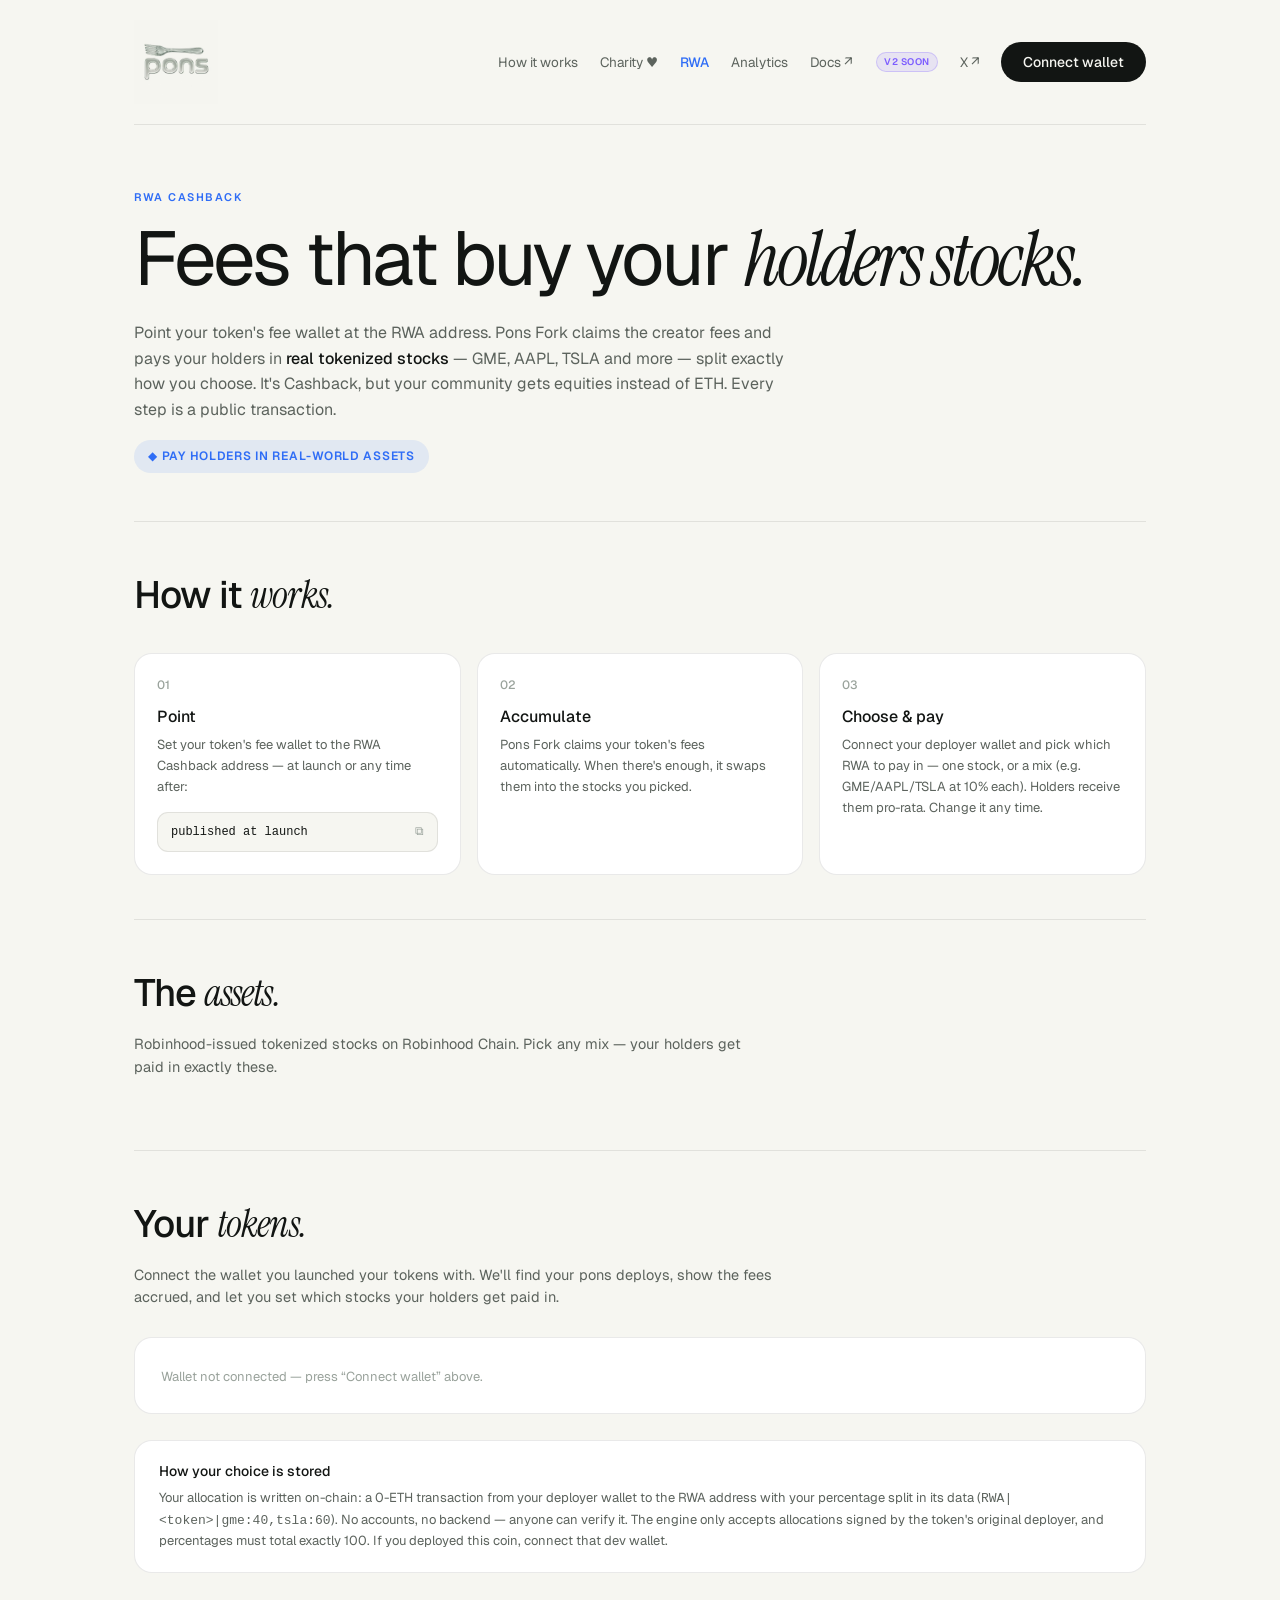
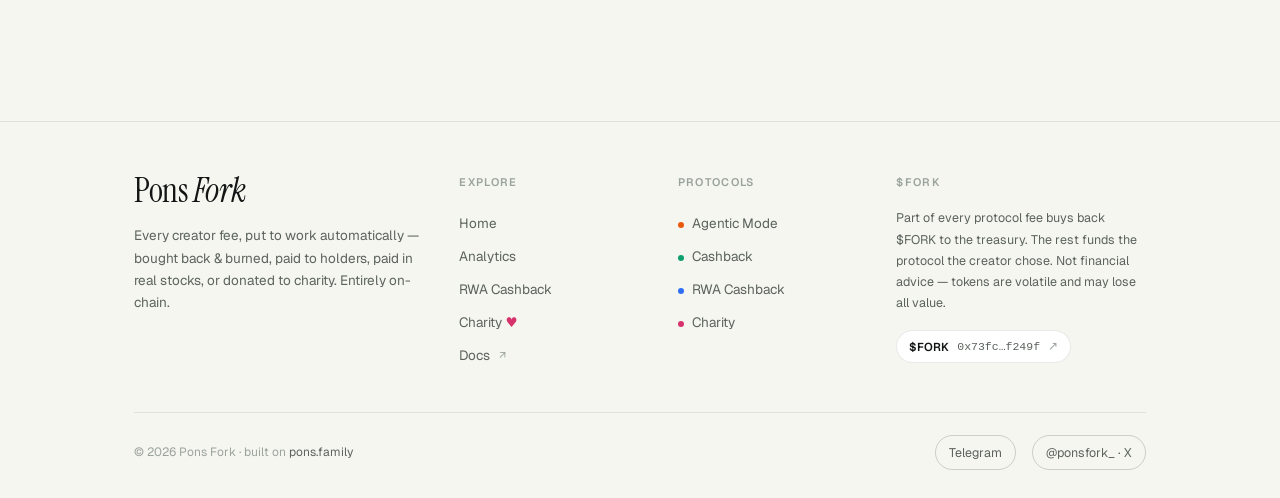
<file: rwa/index.html>
<!doctype html>
<html lang="en">
<head>
<meta charset="utf-8" />
<meta name="viewport" content="width=device-width, initial-scale=1" />
<title>RWA Cashback · Pons Fork</title>
<meta name="description" content="Pons Fork RWA Cashback — pay your token's holders their creator fees in real-world-asset tokens (GME, AAPL, TSLA and more), split however you choose. Fully on-chain." />
<link rel="icon" type="image/jpeg" href="/favicon.jpg" />
<link rel="apple-touch-icon" href="/favicon.jpg" />
<link rel="preconnect" href="https://fonts.googleapis.com" />
<link rel="preconnect" href="https://fonts.gstatic.com" crossorigin />
<link href="https://fonts.googleapis.com/css2?family=Geist:wght@400;500;600&family=Instrument+Serif:ital@0;1&display=swap" rel="stylesheet" />
<style>
  :root{
    --bg:#f6f6f1;--ink:#121513;--mut:#5c635d;--faint:#9aa39c;
    --line:rgba(18,21,19,.09);--card:#ffffff;
    --burn:#ea580c;--burn-bg:rgba(234,88,12,.1);
    --hold:#0e9f6e;--hold-bg:rgba(14,159,110,.1);
    --heart:#d6336c;--heart-bg:rgba(214,51,108,.09);
    --rwa:#2f6df6;--rwa-bg:rgba(47,109,246,.1);
    --red:#d23c3c;--red-bg:rgba(210,60,60,.08);
    --sans:"Geist",system-ui,-apple-system,"Segoe UI",sans-serif;
    --serif:"Instrument Serif",Georgia,serif;
    --mono:ui-monospace,"SF Mono","Cascadia Code",Menlo,Consolas,monospace;
  }
  *{box-sizing:border-box;margin:0}
  html,body{background:var(--bg)}
  body{font-family:var(--sans);color:var(--ink);line-height:1.55;-webkit-font-smoothing:antialiased;font-size:15px}
  .wrap{max-width:1060px;margin:0 auto;padding:0 24px 60px}
  .mono{font-family:var(--mono);font-variant-numeric:tabular-nums}
  a{color:inherit}

  .nav{display:flex;align-items:center;gap:22px;padding:20px 0;border-bottom:1px solid var(--line)}
  .brand{display:inline-flex;align-items:center;text-decoration:none;line-height:0}
  .brand-logo{height:84px;width:auto;display:block;mix-blend-mode:multiply;transition:opacity .15s}
  .brand:hover .brand-logo{opacity:.7}
  .sp{flex:1}
  .nav a.link{color:var(--mut);text-decoration:none;font-size:13.5px}
  .nav a.link:hover{color:var(--ink)}
  .nav a.link.active{color:var(--rwa);font-weight:500}
  .btn{font-size:14px;font-weight:500;text-decoration:none;padding:11px 22px;border-radius:999px;display:inline-flex;align-items:center;gap:8px;transition:.15s;border:0;cursor:pointer;font-family:var(--sans)}
  .btn.p{color:var(--bg);background:var(--ink)} .btn.p:hover{opacity:.85}
  .btn.s{color:var(--ink);border:1px solid rgba(18,21,19,.18);background:transparent} .btn.s:hover{border-color:var(--ink)}
  .btn.h{color:#fff;background:var(--rwa)} .btn.h:hover{opacity:.88}
  .btn[disabled]{opacity:.5;cursor:not-allowed}

  .hero{padding:64px 0 48px}
  .kicker{font-size:11px;font-weight:600;letter-spacing:.14em;text-transform:uppercase;color:var(--rwa)}
  .hero h1{font-weight:400;font-size:clamp(40px,7.5vw,76px);line-height:1;letter-spacing:-.04em;margin-top:14px}
  .hero h1 .it{font-family:var(--serif);font-style:italic}
  .hero p{font-size:16px;color:var(--mut);max-width:60ch;margin-top:22px;line-height:1.6}
  .hero p b{font-weight:500;color:var(--ink)}
  .zero{display:inline-flex;align-items:center;gap:8px;margin-top:18px;font-size:12px;font-weight:600;letter-spacing:.06em;text-transform:uppercase;color:var(--rwa);background:var(--rwa-bg);padding:7px 14px;border-radius:999px}
  .soonbar{margin-top:22px;border:1px solid rgba(47,109,246,.25);background:var(--rwa-bg);border-radius:14px;padding:14px 18px;font-size:13.5px;color:var(--ink)}
  .soonbar b{font-weight:600}

  .sec{padding:44px 0;border-top:1px solid var(--line)}
  .sec h2{font-weight:500;font-size:clamp(26px,4vw,38px);letter-spacing:-.025em}
  .sec h2 .it{font-family:var(--serif);font-style:italic;font-weight:400}
  .sec .lead{color:var(--mut);font-size:14.5px;margin-top:10px;max-width:64ch}

  .steps{display:grid;grid-template-columns:repeat(3,1fr);gap:16px;margin-top:28px}
  .step{background:var(--card);border:1px solid var(--line);border-radius:18px;padding:22px}
  .step .n{font-size:12px;color:var(--faint);font-weight:500}
  .step h3{font-size:16px;font-weight:500;margin:10px 0 6px}
  .step p{font-size:13px;color:var(--mut);line-height:1.6}
  @media(max-width:760px){.steps{grid-template-columns:1fr}}
  .wallet{display:flex;align-items:center;gap:8px;margin-top:14px;font-family:var(--mono);font-size:12px;color:var(--ink);background:var(--bg);border:1px solid var(--line);padding:10px 13px;border-radius:11px;cursor:pointer;word-break:break-all}
  .wallet .cp{margin-left:auto;color:var(--faint);flex:none}
  .wallet:hover .cp{color:var(--ink)}

  .orgs{display:grid;grid-template-columns:repeat(3,1fr);gap:14px;margin-top:28px}
  .org{background:var(--card);border:1px solid var(--line);border-radius:16px;padding:18px}
  .org h3{font-size:15px;font-weight:600;display:flex;align-items:center;gap:9px;flex-wrap:wrap}
  .org .tick{font-family:var(--mono);font-size:11px;color:var(--rwa);background:var(--rwa-bg);padding:3px 8px;border-radius:999px;font-weight:600}
  .org p{font-size:12.5px;color:var(--mut);margin-top:6px;line-height:1.5}
  .org .addr{margin-top:10px;font-family:var(--mono);font-size:11px;color:var(--faint);word-break:break-all}
  @media(max-width:760px){.orgs{grid-template-columns:1fr 1fr}}
  @media(max-width:480px){.orgs{grid-template-columns:1fr}}

  .panel{margin-top:28px;background:var(--card);border:1px solid var(--line);border-radius:18px;padding:26px}
  .panel .muted{color:var(--faint);font-size:13px}
  .tokrow{border:1px solid var(--line);border-radius:14px;padding:16px 18px;margin-top:14px}
  .tokrow .top{display:flex;align-items:center;gap:12px;flex-wrap:wrap}
  .tokrow .nm{font-weight:500}
  .tokrow .tick{color:var(--faint);font-family:var(--mono);font-size:12.5px}
  .badge{font-size:10.5px;font-weight:600;padding:4px 10px;border-radius:999px}
  .badge.r{color:var(--rwa);background:var(--rwa-bg)}
  .badge.ch{color:var(--heart);background:var(--heart-bg)}
  .badge.a{color:var(--burn);background:var(--burn-bg)}
  .badge.c{color:var(--hold);background:var(--hold-bg)}
  .badge.off{color:var(--faint);background:rgba(18,21,19,.06)}
  .tokrow .fees{margin-left:auto;text-align:right}
  .tokrow .fees .v{font-family:var(--mono);font-weight:500}
  .tokrow .fees .l{font-size:11px;color:var(--faint)}
  select{font:inherit;font-size:13.5px;padding:9px 12px;border-radius:10px;border:1px solid var(--line);background:var(--bg);color:var(--ink)}
  .alloc-rows{margin-top:12px;display:flex;flex-direction:column;gap:8px}
  .alloc-row{display:flex;align-items:center;gap:8px;flex-wrap:wrap}
  .alloc-row input[type=number]{font:inherit;font-size:13.5px;width:76px;padding:9px 10px;border-radius:10px;border:1px solid var(--line);background:var(--bg);color:var(--ink)}
  .alloc-row .rm{background:none;border:0;color:var(--faint);cursor:pointer;font-size:16px;padding:4px}
  .alloc-row .rm:hover{color:var(--red)}
  .alloc-foot{display:flex;align-items:center;gap:12px;margin-top:12px;flex-wrap:wrap}
  .total-badge{font-family:var(--mono);font-size:12.5px;font-weight:600;padding:6px 12px;border-radius:999px;background:var(--red-bg);color:var(--red)}
  .total-badge.ok{background:var(--hold-bg);color:var(--hold)}
  .btn.mini{padding:8px 14px;font-size:12.5px}
  .warn{font-size:12.5px;color:var(--burn)}
  .status-line{margin-top:12px;font-size:12.5px;color:var(--mut)}

  .note{margin-top:26px;border:1px solid var(--line);border-radius:18px;padding:20px 24px;background:var(--card)}
  .note h3{font-size:14px;font-weight:500}
  .note p{font-size:13px;color:var(--mut);margin-top:5px;line-height:1.6}

  /* == pons-fork-footer == */
  .site-footer{border-top:1px solid var(--line);margin-top:44px}
  .site-footer .wrap{padding-top:52px;padding-bottom:30px}
  .site-footer .ft-top{display:grid;grid-template-columns:1.6fr 1fr 1fr 1.4fr;gap:40px}
  .site-footer .ft-brand .logo{font-family:var(--serif);font-size:34px;line-height:1;letter-spacing:-.01em;color:var(--ink)}
  .site-footer .ft-brand .logo .fork{font-style:italic}
  .site-footer .ft-brand p{margin-top:16px;font-size:13.5px;line-height:1.65;color:var(--mut);max-width:34ch}
  .site-footer .ft-col h4,.site-footer .ft-risk h4{font-size:11px;font-weight:600;letter-spacing:.12em;text-transform:uppercase;color:var(--faint);margin-bottom:16px}
  .site-footer .ft-col a{display:block;text-decoration:none;color:var(--mut);font-size:13.5px;padding:6px 0;transition:color .12s}
  .site-footer .ft-col a:hover{color:var(--ink)}
  .site-footer .ft-col a .tag{font-size:11px;color:var(--faint);margin-left:6px}
  .site-footer .ft-col a .heart{color:var(--heart)}
  .site-footer .ft-col a .dot{display:inline-block;width:6px;height:6px;border-radius:50%;margin-right:8px;vertical-align:middle}
  .site-footer .d-burn{background:var(--burn)}.site-footer .d-hold{background:var(--hold)}.site-footer .d-heart{background:var(--heart)}.site-footer .d-rwa{background:var(--rwa)}
  .site-footer .ft-risk p{font-size:12.5px;line-height:1.7;color:var(--mut)}
  .site-footer .ft-risk .ca{display:inline-flex;align-items:center;gap:8px;margin-top:16px;font-family:var(--mono);font-size:11.5px;color:var(--mut);background:var(--card);border:1px solid var(--line);padding:7px 12px;border-radius:999px;text-decoration:none}
  .site-footer .ft-risk .ca b{color:var(--ink);font-family:var(--sans);font-weight:600}
  .site-footer .ft-risk .ca .cp{color:var(--faint)}.site-footer .ft-risk .ca:hover .cp{color:var(--ink)}
  .site-footer .ft-bar{border-top:1px solid var(--line);margin-top:40px;padding-top:22px;display:flex;align-items:center;gap:16px;flex-wrap:wrap}
  .site-footer .ft-bar .cc{font-size:12px;color:var(--faint)}
  .site-footer .ft-bar .cc a{color:var(--mut);text-decoration:none}
  .site-footer .ft-bar .sp{flex:1}
  .site-footer .ft-bar .soc{display:inline-flex;align-items:center;gap:8px;text-decoration:none;color:var(--mut);font-size:12.5px;border:1px solid rgba(18,21,19,.18);padding:7px 13px;border-radius:999px;transition:.12s}
  .site-footer .ft-bar .soc:hover{color:var(--ink);border-color:var(--ink)}
  .v2soon{display:inline-block;font-size:9.5px;font-weight:600;letter-spacing:.06em;text-transform:uppercase;color:#7c5cff;background:rgba(124,92,255,.12);border:1px solid rgba(124,92,255,.25);padding:2px 7px;border-radius:999px;margin-left:2px;vertical-align:middle}
  @media(max-width:820px){.site-footer .ft-top{grid-template-columns:1fr 1fr;gap:32px}.site-footer .ft-brand{grid-column:1/-1}}
  @media(max-width:520px){.site-footer .ft-top{grid-template-columns:1fr 1fr}.site-footer .ft-risk{grid-column:1/-1}}
  </style>
  <script type="module" src="/wallet.js"></script>
</head>
<body>
<div class="wrap">

  <nav class="nav">
    <a class="brand" href="/" aria-label="Pons Fork — home"><img class="brand-logo" src="/logo.jpg" alt="Pons Fork" width="400" height="400" /></a>
    <div class="sp"></div>
    <a class="link" href="/#how">How it works</a>
    <a class="link" href="/charity/">Charity ♥</a>
    <a class="link active" href="/rwa/">RWA</a>
    <a class="link" href="/analytics/">Analytics</a>
    <a class="link" href="https://pons-fork.gitbook.io/pons-fork-docs/">Docs ↗</a>
    <span class="v2soon">V2 soon</span>
    <a class="link" href="https://x.com/ponsfork_">X ↗</a>
    <button class="btn p" id="connect">Connect wallet</button>
  </nav>

  <header class="hero">
    <div class="kicker">RWA Cashback</div>
    <h1>Fees that buy your <span class="it">holders stocks.</span></h1>
    <p>Point your token's fee wallet at the RWA address. Pons Fork claims the creator fees and pays your
       holders in <b>real tokenized stocks</b> — GME, AAPL, TSLA and more — split exactly how you choose.
       It's Cashback, but your community gets equities instead of ETH. Every step is a public transaction.</p>
    <span class="zero">◆ pay holders in real-world assets</span>
    <div class="soonbar" id="soonbar" style="display:none"><b>Rolling out.</b> The RWA Cashback wallet address is being finalized — you can preview the flow now; pointing fees + saving a split go live the moment it's published.</div>
  </header>

  <section class="sec">
    <h2>How it <span class="it">works.</span></h2>
    <div class="steps">
      <div class="step">
        <div class="n">01</div><h3>Point</h3>
        <p>Set your token's fee wallet to the RWA Cashback address — at launch or any time after:</p>
        <div class="wallet" id="wallet-chip" data-a=""><span id="wallet-addr">published at launch</span><span class="cp">⧉</span></div>
      </div>
      <div class="step">
        <div class="n">02</div><h3>Accumulate</h3>
        <p>Pons Fork claims your token's fees automatically. When there's enough, it swaps them into the stocks you picked.</p>
      </div>
      <div class="step">
        <div class="n">03</div><h3>Choose &amp; pay</h3>
        <p>Connect your deployer wallet and pick which RWA to pay in — one stock, or a mix (e.g. GME/AAPL/TSLA at 10% each). Holders receive them pro-rata. Change it any time.</p>
      </div>
    </div>
  </section>

  <section class="sec" id="orgs">
    <h2>The <span class="it">assets.</span></h2>
    <p class="lead">Robinhood-issued tokenized stocks on Robinhood Chain. Pick any mix — your holders get paid in exactly these.</p>
    <div class="orgs" id="org-cards"></div>
  </section>

  <section class="sec" id="manage">
    <h2>Your <span class="it">tokens.</span></h2>
    <p class="lead">Connect the wallet you launched your tokens with. We'll find your pons deploys, show the fees accrued, and let you set which stocks your holders get paid in.</p>
    <div class="panel" id="panel">
      <span class="muted">Wallet not connected — press “Connect wallet” above.</span>
    </div>
    <div class="note">
      <h3>How your choice is stored</h3>
      <p>Your allocation is written on-chain: a 0-ETH transaction from your deployer wallet to the RWA address with your percentage split in its data
         (<span class="mono">RWA|&lt;token&gt;|gme:40,tsla:60</span>). No accounts, no backend — anyone can verify it. The engine only accepts allocations
         signed by the token's original deployer, and percentages must total exactly 100. If you deployed this coin, connect that dev wallet.</p>
    </div>
  </section>

</div>

<script type="module">
import { createPublicClient, http, fallback, getAddress, formatEther, erc20Abi, parseAbi, stringToHex } from "https://esm.sh/viem@2.23.2";

const RPC="https://rpc.mainnet.chain.robinhood.com";
const EXPLORER="https://robinhoodchain.blockscout.com";
const FACTORY="0xA5aAb3F0c6EeadF30Ef1D3Eb997108E976351feB";
const LOCKER="0x736D76699C26D0d966744cAe304C000d471f7F35";
const AGENTIC="0x31A4F14D8ac9E89F2Ac6000b375B125468Cd1AF3";
const CASHBACK="0x6ab6bD6416997Ad39cBDA34C9b2Fc912D57A8eF4";
const CHARITY="0x416C762f134B48Ef303bB0b8cAF7D1DB86F719d2";
// TODO: set to the dedicated RWA-Cashback wallet address once the wallet is provisioned.
const RWA_WALLET="0x84bF3ce5145e610f3765624967D9063A98710f2B";
const CHAIN_HEX="0x1237"; // 4663

// Robinhood-issued tokenized-stock RWA on Robinhood Chain (verified "• Robinhood Token").
const RWA=[
  {id:"gme",  sym:"GME",  name:"GameStop",             addr:"0x1b0E319c6A659F002271B69dB8A7df2F911c153E"},
  {id:"aapl", sym:"AAPL", name:"Apple",                addr:"0xaF3D76f1834A1d425780943C99Ea8A608f8a93f9"},
  {id:"tsla", sym:"TSLA", name:"Tesla",                addr:"0x322F0929c4625eD5bAd873c95208D54E1c003b2d"},
  {id:"nvda", sym:"NVDA", name:"NVIDIA",               addr:"0xd0601CE157Db5bdC3162BbaC2a2C8aF5320D9EEC"},
  {id:"coin", sym:"COIN", name:"Coinbase",             addr:"0x6330D8C3178a418788dF01a47479c0ce7CCF450b"},
  {id:"spy",  sym:"SPY",  name:"S&P 500 ETF (SPY)",    addr:"0x117cc2133c37B721F49dE2A7a74833232B3B4C0C"},
  {id:"amzn", sym:"AMZN", name:"Amazon",               addr:"0x12f190a9F9d7D37a250758b26824B97CE941bF54"},
  {id:"msft", sym:"MSFT", name:"Microsoft",            addr:"0xe93237C50D904957Cf27E7B1133b510C669c2e74"},
];

const lockerAbi=parseAbi(["function feeRedirects(address) view returns (address)","function collectFees(address) returns (uint256,uint256)"]);
const factoryAbi=parseAbi(["function getLaunchedToken(address) view returns ((address token,address deployer,address pairedToken,address positionManager,uint256 positionId,uint256 dexId,uint256 launchConfigId,uint256 restrictionsEndBlock,uint256 supply,bool isToken0,uint24 poolFee,bool exists,uint256 initialBuyAmount))"]);
const deployedEvent=parseAbi(["event TokenDeployed(address indexed token,address indexed deployer,address indexed dexFactory,address pairToken,uint256 dexId,uint256 launchConfigId)"])[0];

const pc=createPublicClient({transport:fallback([http(RPC),http("https://rpc.arrowrpc.com")])});
const esc=s=>String(s).replace(/&/g,"&amp;").replace(/</g,"&lt;").replace(/>/g,"&gt;");
const short=a=>a.slice(0,6)+"…"+a.slice(-4);
const rwaById=id=>RWA.find(r=>r.id===id);
const live=!!RWA_WALLET;

// asset cards
document.getElementById("org-cards").innerHTML=RWA.map(r=>`
  <div class="org">
    <h3>${esc(r.name)} <span class="tick">$${esc(r.sym)}</span></h3>
    <p>Tokenized ${esc(r.sym)} on Robinhood Chain.</p>
    <div class="addr">${r.addr}</div>
  </div>`).join("");

// point-address chip + soon bar
(function(){
  const chip=document.getElementById("wallet-chip");
  const addrEl=document.getElementById("wallet-addr");
  if(live){ chip.setAttribute("data-a",RWA_WALLET); addrEl.textContent=RWA_WALLET; }
  else { document.getElementById("soonbar").style.display="block"; }
})();

// copy widgets
document.querySelectorAll(".wallet").forEach(w=>{w.addEventListener("click",()=>{const a=w.getAttribute("data-a");if(!a)return;navigator.clipboard?.writeText(a);const c=w.querySelector(".cp");if(c){c.textContent="✓";setTimeout(()=>c.textContent="⧉",1200);}});});

// wallet panel — connection handled by the shared connector (/wallet.js)
const panel=document.getElementById("panel");
let account=null;
(function bindWallet(){ if(!window.ponsWallet){return setTimeout(bindWallet,60);}
  window.ponsWallet.onChange(a=>{ const addr=(a&&a.isConnected)?a.address:null; if(addr===account)return; account=addr;
    if(account){ loadTokens(); } else { panel.innerHTML='<span class="muted">Connect the wallet you deployed with to set which stocks your holders get paid in. If you deployed this coin, connect that dev wallet.</span>'; } }); })();

async function myAllocations(){
  const out={};
  if(!live) return out;
  try{
    const r=await (await fetch(`${EXPLORER}/api?module=account&action=txlist&address=${account}&sort=asc`)).json();
    for(const t of (r.result||[])){
      if(!t.to||t.to.toLowerCase()!==RWA_WALLET.toLowerCase())continue;
      if(!t.input||t.input==="0x")continue;
      try{
        const txt=new TextDecoder().decode(Uint8Array.from(t.input.slice(2).match(/.{2}/g).map(h=>parseInt(h,16))));
        const m=txt.match(/^RWA\|(0x[0-9a-fA-F]{40})\|([a-z0-9]+:\d+(?:,[a-z0-9]+:\d+)*)$/);
        if(!m)continue;
        const parts=m[2].split(",").map(p=>{const[id,pct]=p.split(":");return{id,pct:Number(pct)};});
        const ok=parts.every(p=>rwaById(p.id)&&Number.isInteger(p.pct)&&p.pct>0)
          &&parts.reduce((a,b)=>a+b.pct,0)===100
          &&new Set(parts.map(p=>p.id)).size===parts.length;
        if(ok)out[m[1].toLowerCase()]=parts;
      }catch{}
    }
  }catch{}
  return out;
}
const allocLabel=parts=>parts.map(p=>`${p.pct}% ${rwaById(p.id)?.sym||p.id}`).join(" · ");

async function loadTokens(){
  panel.innerHTML='<span class="muted">Reading your deploys from Robinhood Chain…</span>';
  try{
    const [logs,allocs]=await Promise.all([
      pc.getLogs({address:FACTORY,event:deployedEvent,args:{deployer:account},fromBlock:0n,toBlock:"latest"}),
      myAllocations(),
    ]);
    const tokens=[...new Set(logs.map(l=>getAddress(l.args.token)))];
    if(!tokens.length){panel.innerHTML='<span class="muted">No pons deploys found for '+short(account)+'. Launch a token on pons.family first.</span>';return;}
    panel.innerHTML="";
    for(const t of tokens){
      const [sym,name,redir,info]=await Promise.all([
        pc.readContract({address:t,abi:erc20Abi,functionName:"symbol"}).catch(()=>"?"),
        pc.readContract({address:t,abi:erc20Abi,functionName:"name"}).catch(()=>"Unknown"),
        pc.readContract({address:LOCKER,abi:lockerAbi,functionName:"feeRedirects",args:[t]}).catch(()=>"0x0000000000000000000000000000000000000000"),
        pc.readContract({address:FACTORY,abi:factoryAbi,functionName:"getLaunchedToken",args:[t]}).catch(()=>null),
      ]);
      const r=getAddress(redir);
      const onRwa=live&&r===getAddress(RWA_WALLET);
      const badge=onRwa?'<span class="badge r">RWA ✓</span>'
        :r===getAddress(AGENTIC)?'<span class="badge a">Agentic Mode</span>'
        :r===getAddress(CASHBACK)?'<span class="badge c">Cashback</span>'
        :r===getAddress(CHARITY)?'<span class="badge ch">Charity</span>'
        :'<span class="badge off">not on Pons Fork</span>';
      let fees="";
      if(onRwa&&info){
        try{
          const sim=await pc.simulateContract({account:RWA_WALLET,address:LOCKER,abi:lockerAbi,functionName:"collectFees",args:[t]});
          const [a0,a1]=sim.result;const weth=info.isToken0?a1:a0;
          fees='<div class="fees"><div class="v">'+(+formatEther(weth)).toFixed(5)+' ETH</div><div class="l">claimable → RWA</div></div>';
        }catch{fees='<div class="fees"><div class="v">0 ETH</div><div class="l">claimable now</div></div>';}
      }
      const row=document.createElement("div");row.className="tokrow";
      const cur=allocs[t.toLowerCase()];
      row.innerHTML=`<div class="top"><div><span class="nm">${esc(name)}</span> <span class="tick">$${esc(sym)}</span></div>${badge}${fees}</div>`
        +(onRwa
          ?`<div class="alloc" data-t="${t}">
               <div class="alloc-rows"></div>
               <div class="alloc-foot">
                 <button class="btn s mini add">+ Add stock</button>
                 <span class="total-badge">0%</span>
                 <button class="btn h mini save" disabled>Save allocation</button>
               </div>
               <div class="status-line cur">${cur?`current: ${esc(allocLabel(cur))}`:'<span class="warn">no allocation yet — fees are held until you pick your stocks</span>'}</div>
             </div>`
          :`<div class="status-line">To use RWA Cashback, set this token's fee wallet to <span class="mono">${live?short(RWA_WALLET):"the RWA address (published at launch)"}</span> (step 01 above).</div>`);
      panel.appendChild(row);
      if(onRwa)initAlloc(row.querySelector(".alloc"),t,cur);
    }
  }catch(e){panel.innerHTML='<span class="warn">Failed to load: '+esc(e.message||e)+'</span>';}
}

// Split editor: any number of stocks, integer percentages, must total exactly 100.
function initAlloc(box,token,cur){
  const rowsEl=box.querySelector(".alloc-rows");
  const totalEl=box.querySelector(".total-badge");
  const saveBtn=box.querySelector(".save");
  function addRow(id,pct){
    const r=document.createElement("div");r.className="alloc-row";
    r.innerHTML=`<select>${RWA.map(o=>`<option value="${o.id}"${o.id===id?" selected":""}>${esc(o.name)} ($${o.sym})</option>`).join("")}</select>`
      +`<input type="number" min="1" max="100" step="1" value="${pct??100}" /><span class="muted">%</span>`
      +`<button class="rm" title="remove">×</button>`;
    r.querySelector(".rm").addEventListener("click",()=>{r.remove();recalc();});
    r.querySelector("select").addEventListener("change",recalc);
    r.querySelector("input").addEventListener("input",recalc);
    rowsEl.appendChild(r);
  }
  function parts(){return [...rowsEl.querySelectorAll(".alloc-row")].map(r=>({id:r.querySelector("select").value,pct:Math.round(Number(r.querySelector("input").value)||0)}));}
  function recalc(){
    const p=parts();
    const total=p.reduce((a,b)=>a+b.pct,0);
    const dup=new Set(p.map(x=>x.id)).size!==p.length;
    totalEl.textContent=total+"%"+(dup?" · duplicate stock":"");
    totalEl.className="total-badge"+(total===100&&!dup&&p.length?" ok":"");
    saveBtn.disabled=!(total===100&&!dup&&p.length&&p.every(x=>x.pct>0));
  }
  box.querySelector(".add").addEventListener("click",()=>{if(rowsEl.children.length<RWA.length){addRow(RWA[0].id,0);recalc();}});
  saveBtn.addEventListener("click",()=>saveAllocation(box,token,parts(),saveBtn));
  if(cur&&cur.length)cur.forEach(p=>addRow(p.id,p.pct));else addRow(RWA[0].id,100);
  recalc();
}

async function saveAllocation(box,token,p,btn){
  if(!live){alert("RWA Cashback launches soon — the wallet address is being finalized.");return;}
  btn.disabled=true;btn.textContent="Confirm in wallet…";
  try{
    const memo=`RWA|${token}|${p.map(x=>`${x.id}:${x.pct}`).join(",")}`;
    const data=stringToHex(memo);
    const tx=await window.ponsWallet.sendTransaction({to:RWA_WALLET,value:0n,data});
    btn.textContent="Saved on-chain ✓";
    const cur=box.querySelector(".cur");
    cur.innerHTML=`current: ${esc(allocLabel(p))} · <a href="${EXPLORER}/tx/${tx}" target="_blank" style="color:inherit">tx ↗</a>`;
    setTimeout(()=>{btn.disabled=false;btn.textContent="Save allocation";},4000);
  }catch(e){btn.disabled=false;btn.textContent="Save allocation";alert("Transaction rejected or failed: "+(e.message||e));}
}
</script>
  <footer class="site-footer">
    <div class="wrap">
      <div class="ft-top">
        <div class="ft-brand">
          <div class="logo">Pons <span class="fork">Fork</span></div>
          <p>Every creator fee, put to work automatically — bought back &amp; burned, paid to holders, paid in real stocks, or donated to charity. Entirely on-chain.</p>
        </div>
        <div class="ft-col">
          <h4>Explore</h4>
          <a href="/">Home</a>
          <a href="/analytics/">Analytics</a>
          <a href="/rwa/">RWA Cashback</a>
          <a href="/charity/">Charity <span class="heart">&hearts;</span></a>
          <a href="https://pons-fork.gitbook.io/pons-fork-docs/">Docs <span class="tag">&#8599;</span></a>
        </div>
        <div class="ft-col">
          <h4>Protocols</h4>
          <a href="/#modes"><span class="dot d-burn"></span>Agentic Mode</a>
          <a href="/#modes"><span class="dot d-hold"></span>Cashback</a>
          <a href="/rwa/"><span class="dot d-rwa"></span>RWA Cashback</a>
          <a href="/charity/"><span class="dot d-heart"></span>Charity</a>
        </div>
        <div class="ft-risk">
          <h4>$FORK</h4>
          <p>Part of every protocol fee buys back $FORK to the treasury. The rest funds the protocol the creator chose. Not financial advice — tokens are volatile and may lose all value.</p>
          <a class="ca" href="/token/0x73fc2f1cac113a37939c43a772f64f1706df249f" title="View $FORK"><b>$FORK</b><span>0x73fc&hellip;f249f</span><span class="cp">&#8599;</span></a>
        </div>
      </div>
      <div class="ft-bar">
        <span class="cc">&copy; 2026 Pons Fork &middot; built on <a href="https://pons.family">pons.family</a></span>
        <span class="sp"></span>
        <a class="soc" href="https://t.me/ponsfork">Telegram</a>
        <a class="soc" href="https://x.com/ponsfork_">@ponsfork_ &middot; X</a>
      </div>
    </div>
  </footer>
</body>
</html>
</file>
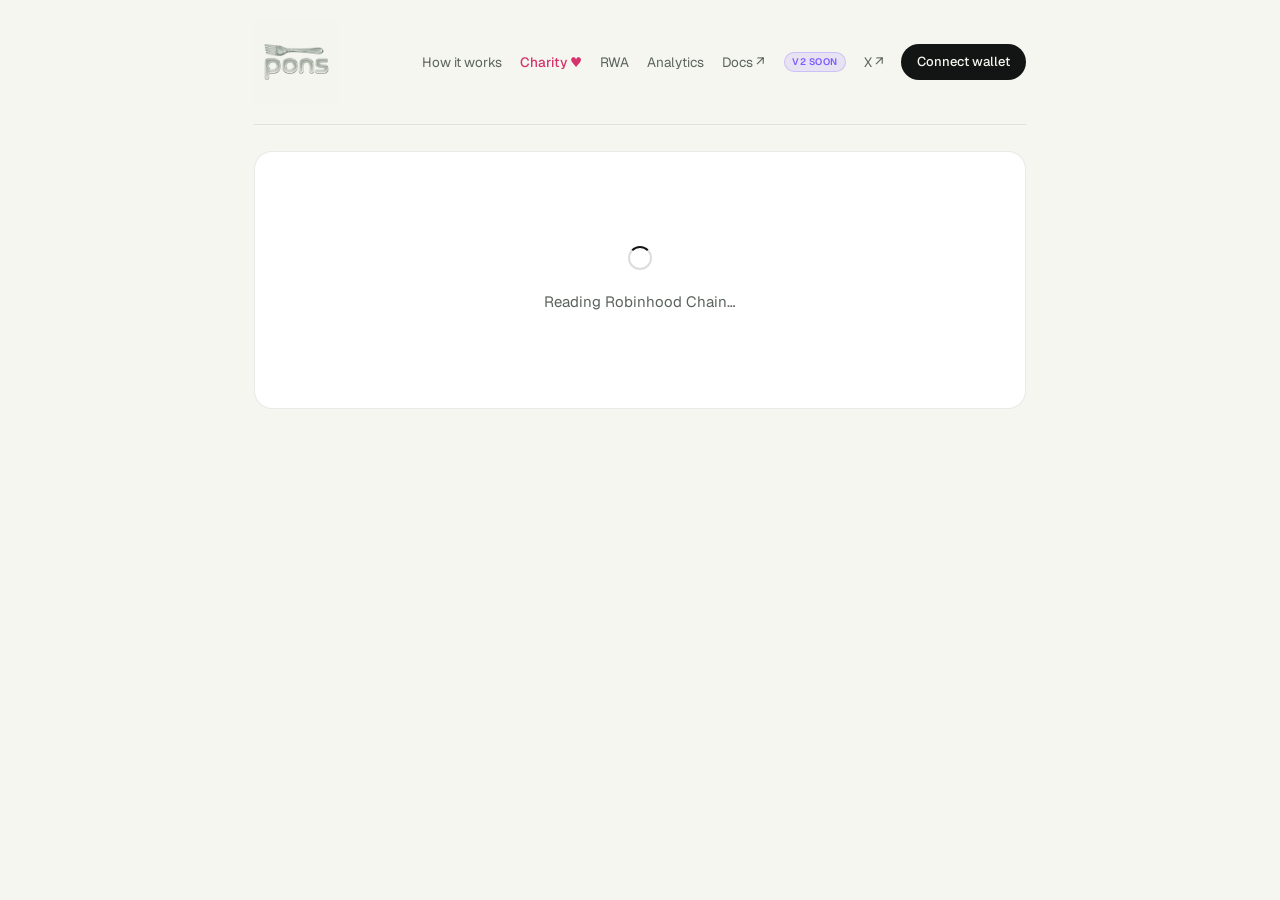
<file: token/index.html>
<!doctype html>
<html lang="en">
<head>
<meta charset="utf-8" />
<meta name="viewport" content="width=device-width, initial-scale=1" />
<title>Token · Pons Fork</title>
<meta name="description" content="Live Pons Fork status for a token on Robinhood Chain — mode, supply burned, and whether fees are currently routed to Pons Fork." />
<link rel="icon" type="image/jpeg" href="/favicon.jpg" />
<link rel="apple-touch-icon" href="/favicon.jpg" />
<link rel="preconnect" href="https://fonts.googleapis.com" />
<link rel="preconnect" href="https://fonts.gstatic.com" crossorigin />
<link href="https://fonts.googleapis.com/css2?family=Geist:wght@400;500;600&family=Instrument+Serif:ital@0;1&display=swap" rel="stylesheet" />
<style>
  :root{
    --bg:#f6f6f1;--ink:#121513;--mut:#5c635d;--faint:#9aa39c;
    --line:rgba(18,21,19,.09);--card:#ffffff;
    --burn:#ea580c;--burn-bg:rgba(234,88,12,.1);
    --hold:#0e9f6e;--hold-bg:rgba(14,159,110,.1);
    --heart:#d6336c;--heart-bg:rgba(214,51,108,.09);--rwa:#2f6df6;--rwa-bg:rgba(47,109,246,.1);--lp:#0ea5a5;--lp-bg:rgba(14,165,165,.1);
    --red:#d23c3c;--red-bg:rgba(210,60,60,.08);
    --sans:"Geist",system-ui,-apple-system,"Segoe UI",sans-serif;
    --serif:"Instrument Serif",Georgia,serif;
    --mono:ui-monospace,"SF Mono","Cascadia Code",Menlo,Consolas,monospace;
  }
  *{box-sizing:border-box;margin:0}
  html,body{background:var(--bg)}
  body{font-family:var(--sans);color:var(--ink);line-height:1.55;-webkit-font-smoothing:antialiased;font-size:15px;min-height:100vh}
  .wrap{max-width:820px;margin:0 auto;padding:0 24px 48px}
  .mono{font-family:var(--mono);font-variant-numeric:tabular-nums}

  .nav{display:flex;align-items:center;gap:18px;padding:20px 0;border-bottom:1px solid var(--line)}
  .brand{display:inline-flex;align-items:center;text-decoration:none;line-height:0}
  .brand-logo{height:84px;width:auto;display:block;mix-blend-mode:multiply;transition:opacity .15s}
  .brand:hover .brand-logo{opacity:.7}
  .sp{flex:1}
  .nav a.link{color:var(--mut);text-decoration:none;font-size:13.5px}
  .nav a.link:hover{color:var(--ink)}
  .connect{position:relative}
  .connect button{font:inherit;font-size:13px;font-weight:500;color:var(--bg);cursor:pointer;background:var(--ink);border:0;padding:8px 16px;border-radius:999px;transition:.15s}
  .connect button:hover{opacity:.85}

  .card{margin-top:26px;background:var(--card);border:1px solid var(--line);border-radius:18px;padding:30px}
  .tk{display:flex;align-items:center;gap:16px;flex-wrap:wrap}
  .tk .ic{width:54px;height:54px;border-radius:50%;display:grid;place-items:center;font-weight:600;font-size:16px;font-family:var(--mono);flex:none;background:var(--ink);color:var(--bg)}
  .tk img.ic{object-fit:cover;background:#fff}
  .tk h1{font-size:30px;font-weight:500;letter-spacing:-.025em;line-height:1.1}
  .tk h1 .sym{font-family:var(--serif);font-style:italic;font-weight:400;color:var(--mut);font-size:24px}
  .addr{display:inline-flex;align-items:center;gap:9px;margin-top:9px;font-family:var(--mono);font-size:12.5px;color:var(--mut);background:var(--bg);border:1px solid var(--line);padding:6px 12px;border-radius:999px}
  .addr .cp{cursor:pointer;color:var(--faint)} .addr .cp:hover{color:var(--ink)}
  .addr a{color:var(--mut);text-decoration:none} .addr a:hover{color:var(--ink)}

  .status{margin-top:26px;display:flex;align-items:center;gap:12px;flex-wrap:wrap;padding:16px 20px;border-radius:14px;border:1px solid var(--line)}
  .status.on{background:var(--hold-bg);border-color:rgba(14,159,110,.25)}
  .status.off{background:var(--red-bg);border-color:rgba(210,60,60,.2)}
  .status .dot{width:10px;height:10px;border-radius:50%;flex:none}
  .status.on .dot{background:var(--hold);box-shadow:0 0 0 4px rgba(14,159,110,.15)}
  .status.off .dot{background:var(--red)}
  .status .txt{font-weight:500;font-size:15px}
  .status.on .txt{color:var(--hold)} .status.off .txt{color:var(--red)}
  .mode{margin-left:auto;font-size:10.5px;font-weight:600;letter-spacing:.02em;padding:5px 11px;border-radius:999px}
  .mode.a{color:var(--burn);background:var(--burn-bg)}
  .mode.c{color:var(--hold);background:var(--hold-bg)}
  .mode.h{color:var(--heart);background:var(--heart-bg)}
  .mode.r{color:var(--rwa);background:var(--rwa-bg)}
  .mode.lp{color:var(--lp);background:var(--lp-bg)}
  .mode.off{color:var(--faint);background:rgba(18,21,19,.06)}

  .prow{display:flex;align-items:center;gap:12px;padding:14px 4px;border-bottom:1px solid var(--line);text-decoration:none;color:inherit;transition:background .12s}
  .prow:hover{background:rgba(18,21,19,.025)}
  .prow .ic{width:38px;height:38px;border-radius:50%;display:grid;place-items:center;font-weight:600;font-size:12px;font-family:var(--mono);flex:none;background:var(--ink);color:var(--bg)}
  .prow img.ic{object-fit:cover;background:#fff}
  .prow .nm{font-weight:500;font-size:14.5px}
  .prow .tick{color:var(--faint);font-size:12.5px;font-family:var(--mono)}
  .prow .mode{margin-left:10px}
  .prow .metric{margin-left:auto;text-align:right}
  .prow .metric .v{font-family:var(--mono);font-weight:500;font-size:14px}
  .prow .metric .l{font-size:11px;color:var(--faint)}

  /* charity allocation panel on token pages */
  .btn{font-size:13px;font-weight:500;padding:9px 18px;border-radius:999px;border:0;cursor:pointer;font-family:var(--sans);transition:.15s}
  .btn.h{color:#fff;background:var(--heart)} .btn.h:hover{opacity:.88}
  .btn.s{color:var(--ink);border:1px solid rgba(18,21,19,.18);background:transparent} .btn.s:hover{border-color:var(--ink)}
  .btn.mini{padding:7px 13px;font-size:12px}
  .btn[disabled]{opacity:.5;cursor:not-allowed}
  .orgline{display:flex;align-items:center;justify-content:space-between;gap:10px;font-size:13px;padding:9px 2px;border-bottom:1px solid var(--line)}
  .alloc-rows{margin-top:10px;display:flex;flex-direction:column;gap:8px}
  .alloc-row{display:flex;align-items:center;gap:8px;flex-wrap:wrap}
  .alloc-row select{font:inherit;font-size:13px;padding:8px 11px;border-radius:10px;border:1px solid var(--line);background:var(--bg);color:var(--ink)}
  .alloc-row input[type=number]{font:inherit;font-size:13px;width:70px;padding:8px 10px;border-radius:10px;border:1px solid var(--line);background:var(--bg);color:var(--ink)}
  .alloc-row .rm{background:none;border:0;color:var(--faint);cursor:pointer;font-size:16px;padding:4px}
  .alloc-row .rm:hover{color:var(--red)}
  .alloc-foot{display:flex;align-items:center;gap:10px;margin-top:12px;flex-wrap:wrap}
  .total-badge{font-family:var(--mono);font-size:12px;font-weight:600;padding:6px 11px;border-radius:999px;background:var(--red-bg);color:var(--red)}
  .total-badge.ok{background:var(--hold-bg);color:var(--hold)}
  .status .sub{flex-basis:100%;font-size:13px;color:var(--mut)}

  .stats{display:grid;grid-template-columns:repeat(auto-fit,minmax(150px,1fr));gap:12px;margin-top:18px}
  .st{background:var(--bg);border:1px solid var(--line);border-radius:14px;padding:16px 18px}
  .st .l{font-size:11px;color:var(--faint);font-weight:600;letter-spacing:.08em;text-transform:uppercase}
  .st .v{font-size:22px;font-weight:500;margin-top:8px;font-family:var(--mono);letter-spacing:-.01em}
  .st .v.a{color:var(--burn)} .st .v.c{color:var(--hold)}
  .st .v small{font-size:13px;color:var(--faint)}

  .prog{height:6px;border-radius:4px;background:rgba(18,21,19,.07);overflow:hidden;margin-top:18px}
  .prog i{display:block;height:100%;border-radius:4px;background:var(--burn);width:0;transition:width .6s}

  .foot{margin-top:22px;display:flex;gap:14px;flex-wrap:wrap;align-items:center;font-size:13.5px}
  .foot a{color:var(--ink);text-decoration:none;font-weight:500;border-bottom:1px solid var(--line)}
  .foot a:hover{border-color:var(--ink)}
  .foot .sp{flex:1}
  .muted{color:var(--faint);font-size:12.5px}
  .loading{padding:64px 0;text-align:center;color:var(--mut)}
  .spin{width:24px;height:24px;border:2px solid rgba(18,21,19,.15);border-top-color:var(--ink);border-radius:50%;display:inline-block;animation:sp 1s linear infinite}
  @keyframes sp{to{transform:rotate(360deg)}}
  .err{padding:44px 26px;text-align:center;color:var(--mut)}
  .err a{color:var(--ink)}

  /* == pons-fork-footer == */
  .site-footer{border-top:1px solid var(--line);margin-top:44px}
  .site-footer .wrap{padding-top:52px;padding-bottom:30px}
  .site-footer .ft-top{display:grid;grid-template-columns:1.6fr 1fr 1fr 1.4fr;gap:40px}
  .site-footer .ft-brand .logo{font-family:var(--serif);font-size:34px;line-height:1;letter-spacing:-.01em;color:var(--ink)}
  .site-footer .ft-brand .logo .fork{font-style:italic}
  .site-footer .ft-brand p{margin-top:16px;font-size:13.5px;line-height:1.65;color:var(--mut);max-width:34ch}
  .site-footer .ft-col h4,.site-footer .ft-risk h4{font-size:11px;font-weight:600;letter-spacing:.12em;text-transform:uppercase;color:var(--faint);margin-bottom:16px}
  .site-footer .ft-col a{display:block;text-decoration:none;color:var(--mut);font-size:13.5px;padding:6px 0;transition:color .12s}
  .site-footer .ft-col a:hover{color:var(--ink)}
  .site-footer .ft-col a .tag{font-size:11px;color:var(--faint);margin-left:6px}
  .site-footer .ft-col a .heart{color:var(--heart)}
  .site-footer .ft-col a .dot{display:inline-block;width:6px;height:6px;border-radius:50%;margin-right:8px;vertical-align:middle}
  .site-footer .d-burn{background:var(--burn)}.site-footer .d-hold{background:var(--hold)}.site-footer .d-heart{background:var(--heart)}
  .site-footer .ft-risk p{font-size:12.5px;line-height:1.7;color:var(--mut)}
  .site-footer .ft-risk .ca{display:inline-flex;align-items:center;gap:8px;margin-top:16px;font-family:var(--mono);font-size:11.5px;color:var(--mut);background:var(--card);border:1px solid var(--line);padding:7px 12px;border-radius:999px;text-decoration:none}
  .site-footer .ft-risk .ca b{color:var(--ink);font-family:var(--sans);font-weight:600}
  .site-footer .ft-risk .ca .cp{color:var(--faint)}.site-footer .ft-risk .ca:hover .cp{color:var(--ink)}
  .site-footer .ft-bar{border-top:1px solid var(--line);margin-top:40px;padding-top:22px;display:flex;align-items:center;gap:16px;flex-wrap:wrap}
  .site-footer .ft-bar .cc{font-size:12px;color:var(--faint)}
  .site-footer .ft-bar .cc a{color:var(--mut);text-decoration:none}
  .site-footer .ft-bar .sp{flex:1}
  .site-footer .ft-bar .soc{display:inline-flex;align-items:center;gap:8px;text-decoration:none;color:var(--mut);font-size:12.5px;border:1px solid rgba(18,21,19,.18);padding:7px 13px;border-radius:999px;transition:.12s}
  .site-footer .ft-bar .soc:hover{color:var(--ink);border-color:var(--ink)}
  .v2soon{display:inline-block;font-size:9.5px;font-weight:600;letter-spacing:.06em;text-transform:uppercase;color:#7c5cff;background:rgba(124,92,255,.12);border:1px solid rgba(124,92,255,.25);padding:2px 7px;border-radius:999px;margin-left:2px;vertical-align:middle}
  @media(max-width:820px){.site-footer .ft-top{grid-template-columns:1fr 1fr;gap:32px}.site-footer .ft-brand{grid-column:1/-1}}
  @media(max-width:520px){.site-footer .ft-top{grid-template-columns:1fr 1fr}.site-footer .ft-risk{grid-column:1/-1}}
  </style>
  <script type="module" src="/wallet.js"></script>
</head>
<body>
<div class="wrap">
  <nav class="nav">
    <a class="brand" href="/" aria-label="Pons Fork — home"><img class="brand-logo" src="/logo.jpg" alt="Pons Fork" width="400" height="400" /></a>
    <div class="sp"></div>
    <a class="link" href="/#how">How it works</a>
    <a class="link" href="/charity/" style="color:#d6336c;font-weight:500">Charity ♥</a>
    <a class="link" href="/rwa/">RWA</a>
    <a class="link" href="/analytics/">Analytics</a>
    <a class="link" href="https://pons-fork.gitbook.io/pons-fork-docs/">Docs ↗</a>
    <span class="v2soon">V2 soon</span>
    <a class="link" href="https://x.com/ponsfork_">X ↗</a>
    <span class="connect"><button id="nav-connect">Connect wallet</button></span>
  </nav>

  <div id="app">
    <div class="card"><div class="loading"><span class="spin"></span><div style="margin-top:14px">Reading Robinhood Chain…</div></div></div>
  </div>
</div>

<script type="module">
import { createPublicClient, http, fallback, getAddress, isAddress, formatUnits, erc20Abi, parseAbi, decodeFunctionData } from "https://esm.sh/viem@2.23.2";

const RPC="https://rpc.mainnet.chain.robinhood.com";
const EXPLORER="https://robinhoodchain.blockscout.com";
const LOCKER="0x736D76699C26D0d966744cAe304C000d471f7F35";
const FACTORY="0xA5aAb3F0c6EeadF30Ef1D3Eb997108E976351feB";
const AGENTIC="0x31A4F14D8ac9E89F2Ac6000b375B125468Cd1AF3";
const CASHBACK="0x6ab6bD6416997Ad39cBDA34C9b2Fc912D57A8eF4";
const CHARITY="0x416C762f134B48Ef303bB0b8cAF7D1DB86F719d2";
const RWA_W="0x84bF3ce5145e610f3765624967D9063A98710f2B";
const LP_W="0x08aFb71121C691635A489438E01645fb95E6bef5";
const DEAD="0x000000000000000000000000000000000000dEaD";

const lockerAbi=parseAbi(["function feeRedirects(address) view returns (address)","function collectFees(address) returns (uint256,uint256)"]);
const factoryAbi=parseAbi(["function getLaunchedToken(address token) view returns ((address token,address deployer,address pairedToken,address positionManager,uint256 positionId,uint256 dexId,uint256 launchConfigId,uint256 restrictionsEndBlock,uint256 supply,bool isToken0,uint24 poolFee,bool exists,uint256 initialBuyAmount) info)"]);
const deployedEvent=parseAbi(["event TokenDeployed(address indexed token,address indexed deployer,address indexed dexFactory,address pairToken,uint256 dexId,uint256 launchConfigId)"])[0];
const launchAbi=parseAbi(["function launchToken((string name,string symbol,string logo,string description,(string twitter,string telegram,string discord,string website,string farcaster) socials,address feeWallet) params,uint256 launchConfigId,uint256 dexId,bytes32 salt) payable returns (address)"]);
const pc=createPublicClient({transport:fallback([http(RPC),http("https://rpc.arrowrpc.com")])});
const app=document.getElementById("app");
const esc=s=>String(s).replace(/&/g,"&amp;").replace(/</g,"&lt;").replace(/>/g,"&gt;");
const short=a=>a.slice(0,6)+"…"+a.slice(-4);
const ipfsHttp=u=>!u?"":(u.startsWith("ipfs://")?"https://ipfs.io/ipfs/"+u.slice(7).replace(/^ipfs\//,""):u);
// Token logo lives only in the launchToken() tx calldata (IPFS URI); fetch it via the indexed launch log.
async function tokenLogo(token){
  try{
    const logs=await pc.getLogs({address:FACTORY,event:deployedEvent,args:{token},fromBlock:0n,toBlock:"latest"});
    if(!logs.length)return "";
    const tx=await pc.getTransaction({hash:logs[0].transactionHash});
    const {args}=decodeFunctionData({abi:launchAbi,data:tx.input});
    return ipfsHttp(args[0].logo);
  }catch(e){return "";}
}
function fmt(n){ if(n>=1e9)return (n/1e9).toFixed(2)+"B"; if(n>=1e6)return (n/1e6).toFixed(2)+"M"; if(n>=1e3)return (n/1e3).toFixed(2)+"K"; return n<1?n.toFixed(3):Math.round(n).toString(); }

function readRoute(){
  const p=location.pathname;
  const pm=p.match(/\/profile\/(0x[0-9a-fA-F]{40})/);
  if(pm) return {mode:"profile", addr:pm[1]};
  const i=p.indexOf("/token/");
  let a = i>=0 ? p.slice(i+7) : "";
  a=a.replace(/\/+$/,"").split("?")[0].split("#")[0];
  if(!a){ const u=new URLSearchParams(location.search); a=u.get("a")||u.get("address")||""; }
  return {mode:"token", addr:a};
}

async function main(){
  const route=readRoute();
  if(route.mode==="profile"){ await renderProfile(route.addr); return; }
  const raw=route.addr;
  if(!raw || !isAddress(raw)){
    app.innerHTML=`<div class="card"><div class="err">Open a token by its address:<br><span class="mono">ponsfork.com/token/0x…</span><br><br><a href="../">← back to Pons Fork</a></div></div>`;
    return;
  }
  const token=getAddress(raw);
  document.title=short(token)+" · Pons Fork";
  try{
    // cache-first: precomputed token data from stats.json (instant, no per-visitor
    // RPC). Live chain reads only for a token not yet in the cache.
    let st = {};
    try { st = await (await fetch("https://raw.githubusercontent.com/ponsfork/pons-fork-stats/main/stats.json?t="+Date.now())).json(); } catch(e){}
    const f = (w) => { const v = Number(formatUnits(BigInt(w || "0"), 18)); return v >= 1 ? v.toFixed(3) : v.toFixed(4); };
    const c = st.tokens?.[token.toLowerCase()];
    let name, symbol, dec, sup, burned, burnedPct, recip, deployer, cachedLogo=null, distEth="0", donEth="0";
    if (c && c.name){
      name=c.name; symbol=c.symbol; dec=c.decimals;
      sup=Number(formatUnits(BigInt(c.totalSupply||"0"),dec));
      burnedPct=c.burnedPct||0; burned=sup*burnedPct/100;
      deployer=c.deployer||""; cachedLogo=c.logo||"";
      recip=c.mode==="agentic"?getAddress(AGENTIC):c.mode==="cashback"?getAddress(CASHBACK):c.mode==="charity"?getAddress(CHARITY):c.mode==="rwa"?getAddress(RWA_W):c.mode==="lp"?getAddress(LP_W):"0x0000000000000000000000000000000000000000";
      distEth=f(c.distributedWei); donEth=f(c.charityDonatedWei);
    } else {
      const [nm,sy,supply,decimals,burnedBal,redir,info]=await Promise.all([
        pc.readContract({address:token,abi:erc20Abi,functionName:"name"}).catch(()=> "Unknown"),
        pc.readContract({address:token,abi:erc20Abi,functionName:"symbol"}).catch(()=> "?"),
        pc.readContract({address:token,abi:erc20Abi,functionName:"totalSupply"}).catch(()=>0n),
        pc.readContract({address:token,abi:erc20Abi,functionName:"decimals"}).catch(()=>18),
        pc.readContract({address:token,abi:erc20Abi,functionName:"balanceOf",args:[DEAD]}).catch(()=>0n),
        pc.readContract({address:LOCKER,abi:lockerAbi,functionName:"feeRedirects",args:[token]}).catch(()=>"0x0000000000000000000000000000000000000000"),
        pc.readContract({address:FACTORY,abi:factoryAbi,functionName:"getLaunchedToken",args:[token]}).catch(()=>null),
      ]);
      dec=Number(decimals); name=nm; symbol=sy;
      sup=Number(formatUnits(supply,dec)); burned=Number(formatUnits(burnedBal,dec)); burnedPct=sup>0?burned/sup*100:0;
      recip=getAddress(redir); deployer=info?info.deployer:"";
      const rec = st.tokens?.[token.toLowerCase()] || {};
      distEth=f(rec.distributedWei); donEth=f(rec.charityDonatedWei);
    }
    const isAgentic = recip===getAddress(AGENTIC);
    const isCashback = recip===getAddress(CASHBACK);
    const isCharity = recip===getAddress(CHARITY);
    const isRwa = recip===getAddress(RWA_W);
    const isLp = recip===getAddress(LP_W);
    const enabled = isAgentic || isCashback || isCharity || isRwa || isLp;

    const statusHtml = enabled
      ? `<div class="status on"><span class="dot"></span><span class="txt">Pons Fork enabled</span>
           <span class="mode ${isAgentic?'a':isCashback?'c':isCharity?'h':isRwa?'r':'lp'}">${isAgentic?'Agentic Mode · Buyback & Burn':isCashback?'Cashback · Holder rewards':isCharity?'Charity · Fees to good causes':isRwa?'RWA Cashback · Paid in stocks':'Fees to LP · Deeper liquidity'}</span>
           <span class="sub">Fees are routed to Pons Fork right now — ${isAgentic?'bought back &amp; burned':isCashback?'paid to holders in ETH':isCharity?'donated to the causes the dev picked (0% service fee)':isRwa?'used to buy the RWA stocks the dev picked, paid to holders':'added as liquidity — trading fees to treasury'}, automatically.</span></div>`
      : `<div class="status off"><span class="dot"></span><span class="txt">Not connected</span>
           <span class="sub">This token's fees are not routed to Pons Fork right now. Only the token's dev can point them at Agentic Mode, Cashback or Charity.</span></div>`;

    app.innerHTML=`
      <div class="card">
        <div class="tk">
          <div class="ic">${esc(String(symbol).slice(0,3).toUpperCase())}</div>
          <div><h1>${esc(name)} <span class="sym">$${esc(symbol)}</span></h1>
            <div class="addr"><span>${short(token)}</span><span class="cp" id="cp" title="copy">⧉</span>
              <a href="${EXPLORER}/address/${token}" target="_blank">explorer ↗</a></div>
          </div>
        </div>
        ${statusHtml}
        <div class="stats">
          ${isCashback
            ? `<div class="st"><div class="l">ETH distributed</div><div class="v c">${distEth}<small> ETH</small></div></div>`
            : isCharity
            ? `<div class="st"><div class="l">ETH donated</div><div class="v" style="color:var(--heart)">${donEth}<small> ETH</small></div></div>`
            : `<div class="st"><div class="l">Supply burned</div><div class="v a">${burnedPct.toFixed(2)}<small>%</small></div></div>`}
          <div class="st"><div class="l">Tokens burned</div><div class="v">${fmt(burned)}</div></div>
          <div class="st"><div class="l">Total supply</div><div class="v">${fmt(sup)}</div></div>
          <div class="st"><div class="l">Deployer</div><div class="v" style="font-size:14px">${deployer?`<a href="/profile/${deployer}" style="color:inherit;text-decoration:none;border-bottom:1px solid var(--line)" title="view deployer profile">${short(deployer)}</a>`:"—"}</div></div>
        </div>
        <div class="prog"><i style="width:${Math.min(burnedPct,100)}%"></i></div>
        <div class="foot">
          <a href="https://www.ponsfamily.com/launchpad/${token}" target="_blank">Trade on Pons ↗</a>
          <a href="${EXPLORER}/address/${token}" target="_blank">View on explorer ↗</a>
        </div>
      </div>
      <div class="foot" style="justify-content:center;margin-top:16px"><a href="../">← All Pons Fork tokens</a></div>`;

    const cp=document.getElementById("cp");
    if(cp) cp.onclick=()=>{navigator.clipboard?.writeText(token);cp.textContent="✓";setTimeout(()=>cp.textContent="⧉",1200);};
    if(deployer){ (async()=>{ /* token-x-status */
      const _p=(await readProfiles())[deployer.toLowerCase()]; let _v=null;
      document.querySelectorAll(".stats .st").forEach(st=>{ const l=st.querySelector(".l"); if(l&&l.textContent==="Deployer") _v=st.querySelector(".v"); });
      if(!_v) return; const _l=document.createElement("div"); _l.style.cssText="font-size:11.5px;margin-top:4px";
      if(_p){ _l.innerHTML='<a href="https://x.com/'+esc(_p.handle)+'" target="_blank" style="color:var(--ink);text-decoration:none;border-bottom:1px solid var(--line)">𝕏 @'+esc(_p.handle)+'</a> <span style="color:#0e9f6e" title="verified">✓</span>'; }
      else { _l.innerHTML='<span style="color:var(--faint)">𝕏 not connected</span>'; }
      _v.appendChild(_l);
    })(); }

    // Swap the text avatar for the real pons logo once it resolves; keep text on failure.
    (cachedLogo?Promise.resolve(cachedLogo):tokenLogo(token)).then(src=>{
      if(!src)return; const cur=document.querySelector(".tk .ic"); if(!cur)return;
      const img=document.createElement("img"); img.className="ic"; img.src=src; img.alt="";
      img.onerror=()=>{const d=document.createElement("div");d.className="ic";d.textContent=String(symbol).slice(0,3).toUpperCase();img.replaceWith(d);};
      cur.replaceWith(img);
    });
    // Charity tokens get the full allocation panel right on their page.
    if(isCharity){ renderCharityPanel(token, deployer, info).catch(()=>{}); }
  }catch(e){
    app.innerHTML=`<div class="card"><div class="err">Couldn't load this token.<br><span class="muted">${esc(e.message||"")}</span><br><br><a href="../">← back to Pons Fork</a></div></div>`;
  }
}
// ── charity allocation panel (shown on charity-mode token pages) ──────────
const CH_ORGS=[
  {id:"stjude", name:"St. Jude Children's Research Hospital", address:"0x92EE2370b56DC32794A6CD72585dC01d4288D314"},
  {id:"givewell", name:"GiveWell", address:"0x4647c3B4C5BA4EfA6D8197331de00c26Ce36E8E6"},
  {id:"eff", name:"Electronic Frontier Foundation", address:"0x1ca9EB2a5C213d417269134b80111F57e1644105"},
  {id:"fpf", name:"Freedom of the Press Foundation", address:"0xC423F8aEDf1753Bc0ab58e455B0b5421CafE949e"},
  {id:"internetarchive", name:"Internet Archive", address:"0xFA8E3920daF271daB92Be9B87d9998DDd94FEF08"},
  {id:"rainforest", name:"Rainforest Foundation US", address:"0xE422729513e2dB165D2f017CEa761FC555CF220A"},
  {id:"kyds", name:"KYDS — Konscious Youth Development", address:"0x2a93f4A0A9108f38BD4A1d40a3171B34dD858Deb"},
  {id:"lifespan", name:"Lifespan.io", address:"0x544F659fc1001134B7d9e938E5a0D8F62cFa1D31"},
  {id:"grassroots", name:"Grassroots Economics", address:"0xba0FEE8490118FC4f46Bd0974D7BF93d0e2f1064"},
  {id:"ecomoyo", name:"Eco Moyo Education Centre", address:"0x4aE3350BF2aE7135029F09E49e9C8A8d222Ac57a"},
  {id:"littleangels", name:"Little Angels on Earth", address:"0x0B90755fcd5C3D24B34fB1aDb83323773BBbc014"},
  {id:"scholastic", name:"Scholastic Materials for Vulnerable Children", address:"0x71Fff5ADCf4a5Ea13C56dEbd95e6c3C9079200Cd"},
  {id:"schoolsupplies", name:"Basic School Supplies & Crypto Education", address:"0x8270a0FEBBA70899419E76A98bF2B5DC15Fe2Ff4"},
  {id:"whispers", name:"Whispers Children's Hospital & Maternity", address:"0xe7B9C112aC2EC9570521b69975613b6663593FFb"},
  {id:"el3eza", name:"El3eza Centre", address:"0x01D47c2d932b08C72f5a387b4e6BbFCA84E6DA48"},
  {id:"nisria", name:"Nisria", address:"0x2e4A661fC01391b07D6b6355A2357F1Eaf9D3B72"},
  {id:"polyraiders", name:"Poly Raiders — Hope for Girls and Kids", address:"0xBec36282Ee89cb2Ad7E621917fC447bCAA68CE5a"},
  {id:"trafficdoc", name:"Documentary on Nigerian Human Trafficking", address:"0xc517D11676cdBA59751CB2544d478de7E6C25a0c"},
  {id:"landback", name:"The Land Back Foundation", address:"0x111F0577eC7e7580fE954Eda0a99034eB406F997"},
  {id:"greenplanet", name:"Green Planet Ecosystem Conservation", address:"0x8efE51753dEfd7A1A82458731fbc05Fa04Cb2d1e"},
  {id:"sacredmountain", name:"Sacred Mountain Reforestation", address:"0x006FF5ee2fa4C182cC0d8F57eb8c42376D009a7a"},
  {id:"adoptatree", name:"Adopt a Tree", address:"0x8be1CF753Db9A714063bc774fA39e5E2BC9B247D"},
  {id:"climateuganda", name:"Climate Education & Regen Ag (Uganda)", address:"0x0d0c0941e2578da2b9E2Ad03619615f7EeBc48f7"},
  {id:"cleanwave", name:"The Clean Wave", address:"0x2c0d9D0C822C14505034fDB9eFF0790E050b68BC"},
  {id:"refiphangan", name:"ReFi Phangan", address:"0xa8258ED271BB9be9d7E16c5818E45eF6F2577d92"},
  {id:"barichara", name:"Territorial Regeneration Barichara", address:"0xFd9F8A0f4bdEaC72F08AF1c708023cC31dD2E3BE"},
  {id:"burundi", name:"Perfect Villages in Burundi", address:"0x1de498918d04B8Bf162210103CDd547f73387B2E"},
];
let chAccount=null;

// current split = latest valid on-chain memo (PONS|token|id:pct,...) from the deployer
async function readAllocation(token,deployer){
  try{
    const r=await (await fetch(`${EXPLORER}/api?module=account&action=txlist&address=${CHARITY}&sort=asc`)).json();
    let cur=null;
    for(const t of (r.result||[])){
      if(!t.to||t.to.toLowerCase()!==CHARITY.toLowerCase())continue;
      if(!deployer||t.from.toLowerCase()!==deployer.toLowerCase())continue;
      if(t.isError==="1"||!t.input||t.input==="0x")continue;
      let txt="";try{txt=new TextDecoder().decode(Uint8Array.from(t.input.slice(2).match(/.{2}/g).map(h=>parseInt(h,16))));}catch{continue;}
      const m=txt.match(/^PONS\|(0x[0-9a-fA-F]{40})\|([a-z]+:\d+(?:,[a-z]+:\d+)*)$/);
      if(!m||m[1].toLowerCase()!==token.toLowerCase())continue;
      const parts=m[2].split(",").map(p=>{const[id,pct]=p.split(":");return{id,pct:Number(pct)};});
      const ok=parts.every(p=>CH_ORGS.some(o=>o.id===p.id)&&Number.isInteger(p.pct)&&p.pct>0)&&parts.reduce((a,b)=>a+b.pct,0)===100&&new Set(parts.map(p=>p.id)).size===parts.length;
      if(ok)cur=parts; // asc order → latest memo wins
    }
    return cur;
  }catch(e){return null;}
}

async function renderCharityPanel(token,deployer,info){
  const card=document.createElement("div");
  card.className="card";card.style.marginTop="16px";
  card.innerHTML=`<h1 style="font-size:20px;font-weight:500">Charity allocation <span style="color:var(--heart)">♥</span></h1>
    <div id="ch-sub" style="font-size:13px;color:var(--mut);margin-top:6px">reading on-chain allocation…</div>
    <div id="ch-body" style="margin-top:10px"></div>
    <div id="ch-edit" style="margin-top:14px"></div>`;
  app.appendChild(card);
  const body=card.querySelector("#ch-body"),sub=card.querySelector("#ch-sub"),edit=card.querySelector("#ch-edit");

  let claimable="0.00000";
  try{const sim=await pc.simulateContract({account:CHARITY,address:LOCKER,abi:lockerAbi,functionName:"collectFees",args:[token]});const[a0,a1]=sim.result;const w=(info&&info.isToken0)?a1:a0;claimable=(+formatUnits(w,18)).toFixed(5);}catch(e){}

  const cur=await readAllocation(token,deployer);
  let orgStats={};
  try{const st=await (await fetch("https://raw.githubusercontent.com/ponsfork/pons-fork-stats/main/stats.json?t="+Date.now())).json();orgStats=(st.tokens?.[token.toLowerCase()]||{}).charityOrgs||{};}catch(e){}
  const fE=w=>{const v=Number(formatUnits(BigInt(w||"0"),18));return v>=1?v.toFixed(3):v.toFixed(4);};

  sub.textContent=cur
    ?("fees are split: "+cur.map(p=>p.pct+"% "+(CH_ORGS.find(o=>o.id===p.id)?.name||p.id)).join(" · "))
    :"no allocation yet — claimed fees are held until the deployer picks the causes";

  let rows=`<div class="orgline" style="border-top:1px solid var(--line)"><span style="color:var(--faint)">Claimable for charity right now</span><span class="mono">${claimable} ETH</span></div>`;
  for(const o of CH_ORGS){
    const rec=orgStats[o.address.toLowerCase()]||{};
    const pct=cur?cur.find(p=>p.id===o.id)?.pct:undefined;
    if(!pct&&!(Number(rec.ethWei)>0)&&!(Number(rec.tok)>0))continue;
    const tokPart=Number(rec.tok)>0?` + ${fmt(Number(formatUnits(BigInt(rec.tok),18)))} tokens`:"";
    rows+=`<div class="orgline"><span>${pct?`<b>${pct}%</b> · `:""}${esc(o.name)}</span><span class="mono">${fE(rec.ethWei)} ETH${tokPart}</span></div>`;
  }
  body.innerHTML=rows;

  edit.innerHTML=`<button class="btn h" id="ch-connect">Connect wallet to manage</button>
    <div style="margin-top:6px;font-size:12px;color:var(--faint)">only the deployer (${deployer?short(deployer):"—"}) can change the split</div>`;
  edit.querySelector("#ch-connect").onclick=()=>chConnect(token,deployer,cur,edit);
}

async function chConnect(token,deployer,cur,edit){
  if(!window.ethereum){edit.innerHTML='<span style="color:var(--red);font-size:13px">No wallet found — install MetaMask (or any EIP-1193 wallet) and reload.</span>';return;}
  try{
    const accs=await window.ethereum.request({method:"eth_requestAccounts"});
    chAccount=getAddress(accs[0]);
    const cid=await window.ethereum.request({method:"eth_chainId"});
    if(cid!=="0x1237"){
      try{await window.ethereum.request({method:"wallet_switchEthereumChain",params:[{chainId:"0x1237"}]});}
      catch(e){if(e.code===4902){await window.ethereum.request({method:"wallet_addEthereumChain",params:[{chainId:"0x1237",chainName:"Robinhood Chain",nativeCurrency:{name:"Ether",symbol:"ETH",decimals:18},rpcUrls:[RPC],blockExplorerUrls:[EXPLORER]}]});}else throw e;}
    }
    if(!deployer||chAccount.toLowerCase()!==deployer.toLowerCase()){
      edit.innerHTML=`<span style="color:var(--red);font-size:13px">Connected ${short(chAccount)} is not the deployer — only ${deployer?short(deployer):"the deployer"} can manage this token's split.</span>`;
      return;
    }
    renderEditor(token,cur,edit);
  }catch(e){edit.innerHTML='<span style="color:var(--red);font-size:13px">Connection failed: '+esc(e.message||e)+'</span>';}
}

function renderEditor(token,cur,edit){
  edit.innerHTML=`<div class="alloc-rows"></div>
    <div class="alloc-foot"><button class="btn s mini" id="al-add">+ Add cause</button><span class="total-badge" id="al-total">0%</span><button class="btn h mini" id="al-save" disabled>Save allocation ♥</button></div>
    <div id="al-note" style="margin-top:8px;font-size:12px;color:var(--faint)"></div>`;
  const rowsEl=edit.querySelector(".alloc-rows"),totalEl=edit.querySelector("#al-total"),saveBtn=edit.querySelector("#al-save");
  function addRow(id,pct){
    const r=document.createElement("div");r.className="alloc-row";
    r.innerHTML=`<select>${CH_ORGS.map(o=>`<option value="${o.id}"${o.id===id?" selected":""}>${esc(o.name)}</option>`).join("")}</select><input type="number" min="1" max="100" step="1" value="${pct??100}"/><span style="color:var(--faint)">%</span><button class="rm" title="remove">×</button>`;
    r.querySelector(".rm").onclick=()=>{r.remove();recalc();};
    r.querySelector("select").onchange=recalc;r.querySelector("input").oninput=recalc;
    rowsEl.appendChild(r);
  }
  const parts=()=>[...rowsEl.querySelectorAll(".alloc-row")].map(r=>({id:r.querySelector("select").value,pct:Math.round(Number(r.querySelector("input").value)||0)}));
  function recalc(){const p=parts();const total=p.reduce((a,b)=>a+b.pct,0);const dup=new Set(p.map(x=>x.id)).size!==p.length;totalEl.textContent=total+"%"+(dup?" · duplicate":"");totalEl.className="total-badge"+(total===100&&!dup&&p.length?" ok":"");saveBtn.disabled=!(total===100&&!dup&&p.length&&p.every(x=>x.pct>0));}
  edit.querySelector("#al-add").onclick=()=>{if(rowsEl.children.length<CH_ORGS.length){addRow(undefined,0);recalc();}};
  saveBtn.onclick=async()=>{
    const p=parts();saveBtn.disabled=true;saveBtn.textContent="Confirm in wallet…";
    try{
      const memo=`PONS|${token}|${p.map(x=>`${x.id}:${x.pct}`).join(",")}`;
      const bytes=new TextEncoder().encode(memo);
      const data="0x"+[...bytes].map(b=>b.toString(16).padStart(2,"0")).join("");
      const tx=await window.ethereum.request({method:"eth_sendTransaction",params:[{from:chAccount,to:CHARITY,value:"0x0",data}]});
      saveBtn.textContent="Saved on-chain ✓";
      edit.querySelector("#al-note").innerHTML=`allocation updated · <a href="${EXPLORER}/tx/${tx}" target="_blank" style="color:inherit">tx ↗</a> — the engine applies it within ~1 minute`;
      setTimeout(()=>{saveBtn.disabled=false;saveBtn.textContent="Save allocation ♥";},4000);
    }catch(e){saveBtn.disabled=false;saveBtn.textContent="Save allocation ♥";alert("Transaction rejected or failed: "+(e.message||e));}
  };
  if(cur&&cur.length)cur.forEach(p=>addRow(p.id,p.pct));else addRow(CH_ORGS[0].id,100);
  recalc();
}

// ── deployer profile: /profile/0x… — every pons deploy of a wallet, live ──
// ── wallet ↔ X (Twitter) linking (backend: api.ponsfork.com) ──
const API_BASE="https://api.ponsfork.com";
const PROFILES_URL="https://raw.githubusercontent.com/ponsfork/pons-fork-profiles/main/profiles.json";
let _profiles=null;
async function readProfiles(){
  if(_profiles) return _profiles;
  let raw={};
  try{ raw=((await (await fetch(API_BASE+"/profiles.json?t="+Date.now())).json()).profiles)||{}; }
  catch(e){ try{ raw=((await (await fetch(PROFILES_URL+"?t="+Date.now())).json()).profiles)||{}; }catch(e2){ raw={}; } }
  _profiles={}; for(const [k,v] of Object.entries(raw)) _profiles[k.toLowerCase()]=v; return _profiles;
}
function pfToast(m){
  let t=document.getElementById("pf-toast");
  if(!t){ t=document.createElement("div"); t.id="pf-toast"; t.style.cssText="position:fixed;left:50%;bottom:24px;transform:translateX(-50%);background:#121513;color:#f6f6f1;padding:10px 16px;border-radius:10px;font-size:13px;z-index:9999;box-shadow:0 8px 24px rgba(0,0,0,.22);transition:opacity .3s"; document.body.appendChild(t); }
  t.textContent=m; t.style.opacity="1"; clearTimeout(t._h); t._h=setTimeout(()=>{t.style.opacity="0";},3200);
}
// these strings MUST match the backend (src/lib/wallet.ts) byte-for-byte
function xLinkMsg(wallet,handle,nonce){ return ["Pons Fork — link X account","wallet: "+getAddress(wallet),"handle: @"+handle,"This link will be shown publicly on ponsfork.com.","nonce: "+nonce].join("\n"); }
function xUnlinkMsg(wallet){ return ["Pons Fork — unlink X account","wallet: "+getAddress(wallet)].join("\n"); }
const utf8Hex=s=>"0x"+[...new TextEncoder().encode(s)].map(b=>b.toString(16).padStart(2,"0")).join("");
async function xAccount(){ if(!window.ethereum) return null; const a=await window.ethereum.request({method:"eth_requestAccounts"}).catch(()=>[]); return (a&&a[0])?getAddress(a[0]):null; }

async function xConnect(who){
  if(!window.ethereum){ pfToast("No wallet found — install a wallet and reload."); return; }
  const acc=await xAccount(); if(!acc) return;
  if(acc!==who){ if(confirm("This profile belongs to a different wallet. Open your own profile?")) location.href="/profile/"+acc; return; }
  location.href=API_BASE+"/x/start?wallet="+who;
}
async function xUnlink(who){
  const acc=await xAccount(); if(!acc) return;
  if(acc!==who){ pfToast("Connect "+short(who)+" to unlink."); return; }
  let sig; try{ sig=await window.ethereum.request({method:"personal_sign",params:[utf8Hex(xUnlinkMsg(who)),acc]}); }catch(e){ return; }
  try{ const r=await fetch(API_BASE+"/unlink",{method:"POST",headers:{"content-type":"application/json"},body:JSON.stringify({wallet:who,signature:sig})}); const j=await r.json(); if(j.ok){ pfToast("Unlinked ✓"); setTimeout(()=>location.reload(),700); } else pfToast(j.error||"unlink failed"); }
  catch(e){ pfToast("unlink failed"); }
}
// after returning from X OAuth: /profile/<wallet>?xlink=<nonce>&handle=<h>
async function handleXCallback(who){
  const q=new URLSearchParams(location.search); const nonce=q.get("xlink"); if(!nonce) return;
  const handle=q.get("handle"); const clean=()=>history.replaceState({},"","/profile/"+who);
  if(nonce==="error"||nonce==="expired"||!handle){ pfToast("X connect failed — try again."); clean(); return; }
  if(!window.ethereum){ pfToast("Open in a wallet browser to finish linking."); return; }
  const acc=await xAccount();
  if(acc!==who){ pfToast("Connect "+short(who)+" to finish linking @"+handle+"."); return; }
  let sig; try{ sig=await window.ethereum.request({method:"personal_sign",params:[utf8Hex(xLinkMsg(who,handle,nonce)),acc]}); }catch(e){ pfToast("Signature cancelled."); return; }
  try{
    const r=await fetch(API_BASE+"/link",{method:"POST",headers:{"content-type":"application/json"},body:JSON.stringify({wallet:who,nonce,signature:sig})});
    const j=await r.json();
    if(j.ok){ pfToast("Linked @"+j.handle+" ✓"); clean(); setTimeout(()=>location.reload(),900); }
    else { pfToast(j.error||"link failed"); clean(); }
  }catch(e){ pfToast("link failed"); }
}
// inject the X row into the profile header + wire buttons
async function mountX(who){
  const prof=(await readProfiles())[who.toLowerCase()];
  const head=app.querySelector(".tk > div:last-child");
  if(head){
    const row=document.createElement("div");
    row.style.cssText="margin-top:10px;display:flex;align-items:center;gap:10px;flex-wrap:wrap;font-size:13px";
    const btn="cursor:pointer;font:inherit;font-size:12.5px;font-weight:500;color:#f6f6f1;background:#121513;border:0;padding:6px 13px;border-radius:999px";
    if(prof){
      row.innerHTML='<a href="https://x.com/'+esc(prof.handle)+'" target="_blank" style="text-decoration:none;font-weight:500;color:var(--ink);border-bottom:1px solid var(--line)">𝕏 @'+esc(prof.handle)+'</a><span class="muted" style="font-size:11.5px;color:var(--hold,#0e9f6e)">✓ verified</span><span style="flex:1"></span><a id="xunlink" class="muted" style="cursor:pointer;font-size:12px;border-bottom:1px solid var(--line)">unlink</a>';
    } else {
      row.innerHTML='<span class="muted" style="font-size:12.5px">No X linked</span><button id="xbtn" style="'+btn+'">Connect 𝕏</button>';
    }
    head.appendChild(row);
    const b=document.getElementById("xbtn"); if(b) b.onclick=()=>xConnect(who);
    const u=document.getElementById("xunlink"); if(u) u.onclick=()=>xUnlink(who);
  }
  await handleXCallback(who);
}

// nav connect opens the Privy wallet hub (/wallet)
async function renderProfile(addrRaw){
  const who=getAddress(addrRaw);
  document.title="Profile "+short(who)+" · Pons Fork";
  try{
    const logs=await pc.getLogs({address:FACTORY,event:deployedEvent,args:{deployer:who},fromBlock:8600612n,toBlock:"latest"});
    const tokens=[...new Set(logs.map(l=>getAddress(l.args.token)))];
    let stats={};
    try{stats=((await (await fetch("https://raw.githubusercontent.com/ponsfork/pons-fork-stats/main/stats.json?t="+Date.now())).json()).tokens)||{};}catch(e){}
    const fEth=w=>{const v=Number(formatUnits(BigInt(w||"0"),18));return v>=1?v.toFixed(3):v.toFixed(4);};
    let rowsHtml="";
    const metas=[];
    for(const t of tokens){
      const [name,symbol,supply,decimals,deadBal,redir]=await Promise.all([
        pc.readContract({address:t,abi:erc20Abi,functionName:"name"}).catch(()=>"Unknown"),
        pc.readContract({address:t,abi:erc20Abi,functionName:"symbol"}).catch(()=>"?"),
        pc.readContract({address:t,abi:erc20Abi,functionName:"totalSupply"}).catch(()=>0n),
        pc.readContract({address:t,abi:erc20Abi,functionName:"decimals"}).catch(()=>18),
        pc.readContract({address:t,abi:erc20Abi,functionName:"balanceOf",args:[DEAD]}).catch(()=>0n),
        pc.readContract({address:LOCKER,abi:lockerAbi,functionName:"feeRedirects",args:[t]}).catch(()=>"0x0000000000000000000000000000000000000000"),
      ]);
      const r=getAddress(redir);
      const dec=Number(decimals),ts=Number(formatUnits(supply,dec)),bn=Number(formatUnits(deadBal,dec));
      const pct=ts>0?bn/ts*100:0;
      const rec=stats[t.toLowerCase()]||{};
      let badge,metric;
      if(r===getAddress(AGENTIC)){badge='<span class="mode a">Agentic Mode</span>';metric=`<div class="metric"><div class="v">${pct.toFixed(2)}%</div><div class="l">supply burned</div></div>`;}
      else if(r===getAddress(CASHBACK)){badge='<span class="mode c">Cashback</span>';metric=`<div class="metric"><div class="v">${fEth(rec.distributedWei)}</div><div class="l">ETH distributed</div></div>`;}
      else if(r===getAddress(CHARITY)){badge='<span class="mode h">Charity</span>';metric=`<div class="metric"><div class="v">${fEth(rec.charityDonatedWei)}</div><div class="l">ETH donated</div></div>`;}
      else if(r===getAddress(RWA_W)){badge='<span class="mode r">RWA Cashback</span>';metric='<div class="metric"><div class="v">RWA</div><div class="l">paid in stocks</div></div>';}
      else if(r===getAddress(LP_W)){badge='<span class="mode lp">Fees to LP</span>';metric='<div class="metric"><div class="v">LP</div><div class="l">to treasury</div></div>';}
      else{badge='<span class="mode off">not on Pons Fork</span>';metric='<div class="metric"><div class="v">—</div><div class="l"></div></div>';}
      metas.push({t,sym:String(symbol)});
      rowsHtml+=`<a class="prow" href="/token/${t}" data-t="${t}"><div class="ic">${esc(String(symbol).slice(0,3).toUpperCase())}</div><div><div class="nm">${esc(name)}</div><div class="tick">$${esc(symbol)}</div></div>${badge}${metric}</a>`;
    }
    app.innerHTML=`
      <div class="card">
        <div class="tk">
          <div class="ic">DEV</div>
          <div><h1>Deployer <span class="sym">${short(who)}</span></h1>
            <div class="addr"><span>${short(who)}</span><span class="cp" id="cp" title="copy">⧉</span>
              <a href="${EXPLORER}/address/${who}" target="_blank">explorer ↗</a></div>
          </div>
        </div>
        <div style="margin-top:18px;border-top:1px solid var(--line)">
          ${rowsHtml||'<div class="err">No pons deploys found for this wallet.</div>'}
        </div>
        <div class="foot"><a href="/">← Pons Fork home</a><span class="sp"></span><span class="muted">${tokens.length} deploy${tokens.length===1?"":"s"} · live on-chain</span></div>
      </div>`;
    const cp=document.getElementById("cp");
    if(cp)cp.onclick=()=>{navigator.clipboard?.writeText(who);cp.textContent="✓";setTimeout(()=>cp.textContent="⧉",1200);};
    for(const {t,sym} of metas){
      tokenLogo(t).then(src=>{
        if(!src)return;const el=document.querySelector(`.prow[data-t="${t}"] .ic`);if(!el)return;
        const img=document.createElement("img");img.className="ic";img.src=src;img.alt="";
        img.onerror=()=>{const d=document.createElement("div");d.className="ic";d.textContent=sym.slice(0,3).toUpperCase();img.replaceWith(d);};
        el.replaceWith(img);
      });
    }
    /* X connect paused (account suspended) */
  }catch(e){
    app.innerHTML=`<div class="card"><div class="err">Couldn't load this profile.<br><span class="muted">${esc(e.message||"")}</span><br><br><a href="/">← back</a></div></div>`;
  }
}
main();

// nav connect: connect the wallet and jump to its profile
// Connect wallet opens the Privy wallet hub (/wallet)
const navBtn=document.getElementById("nav-connect");
/* nav connect handled by /wallet.js (Reown AppKit) */
</script>
</body>
</html>
</file>
